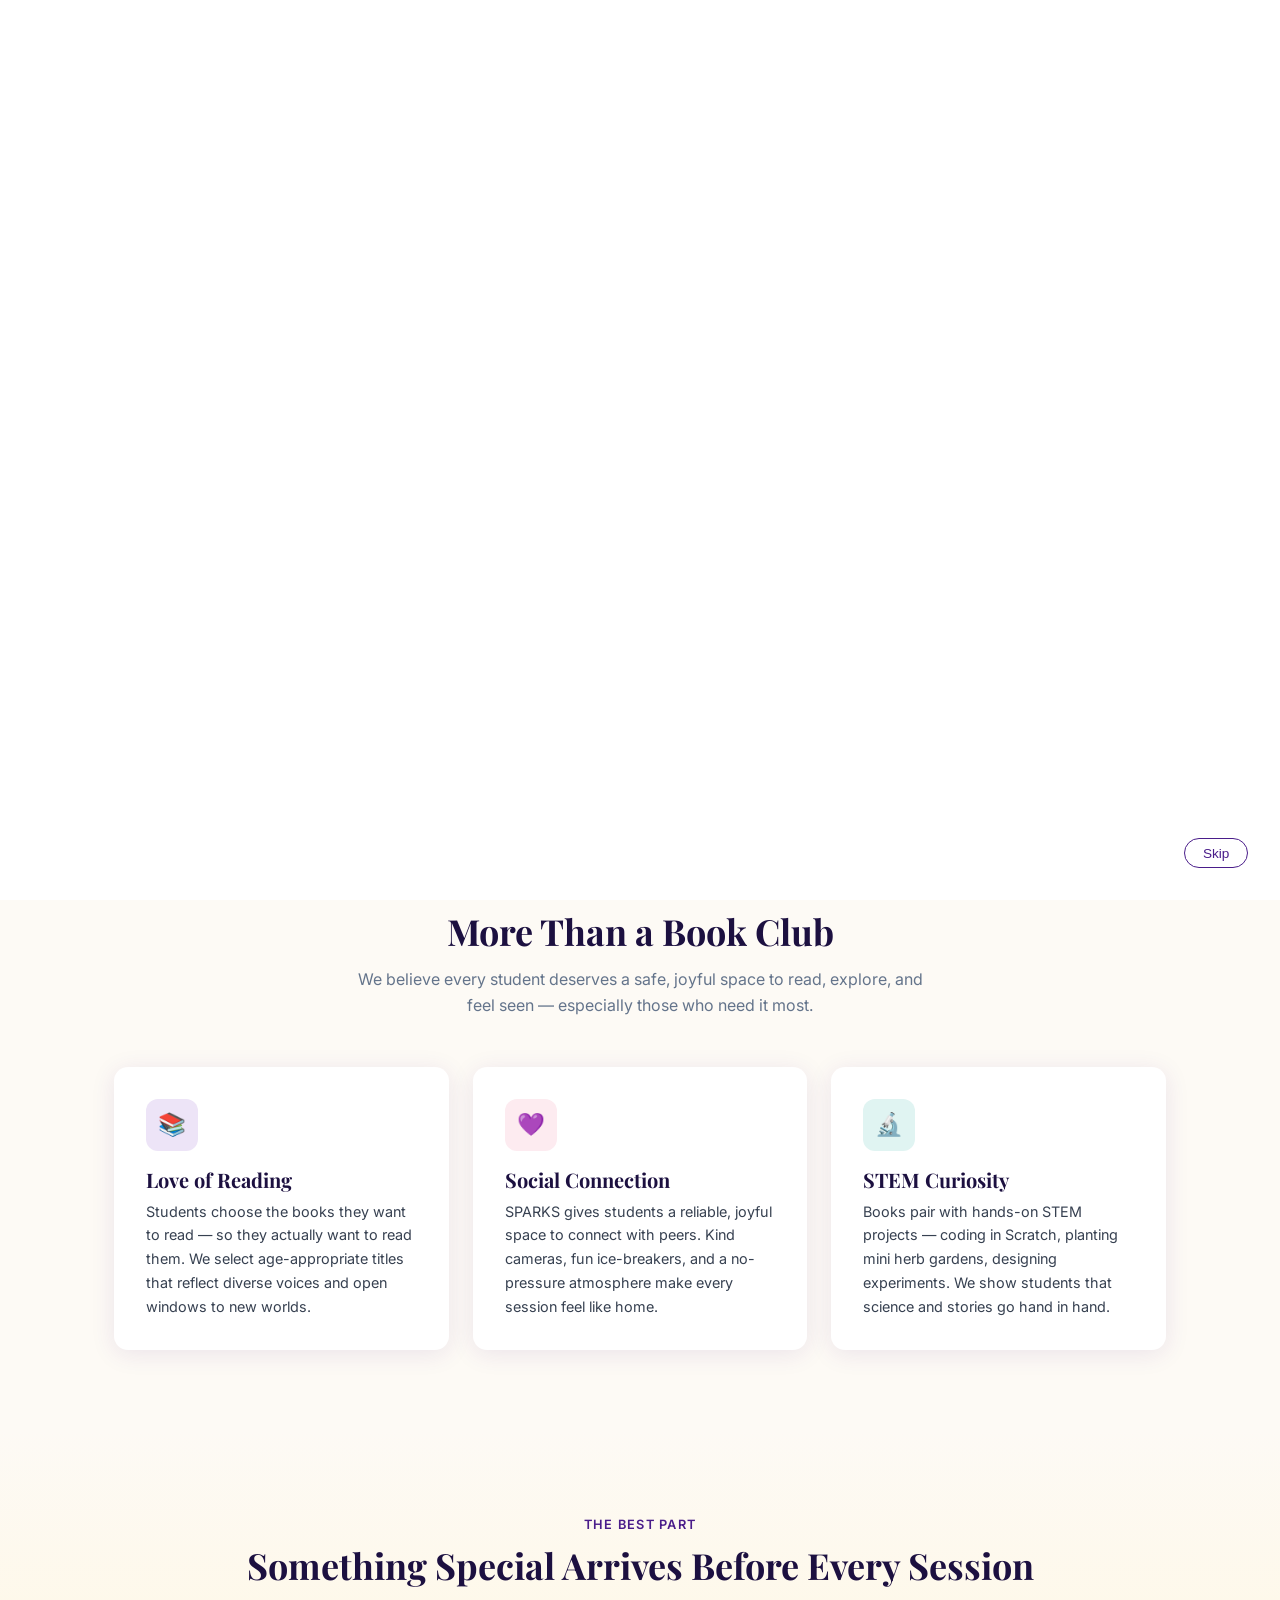
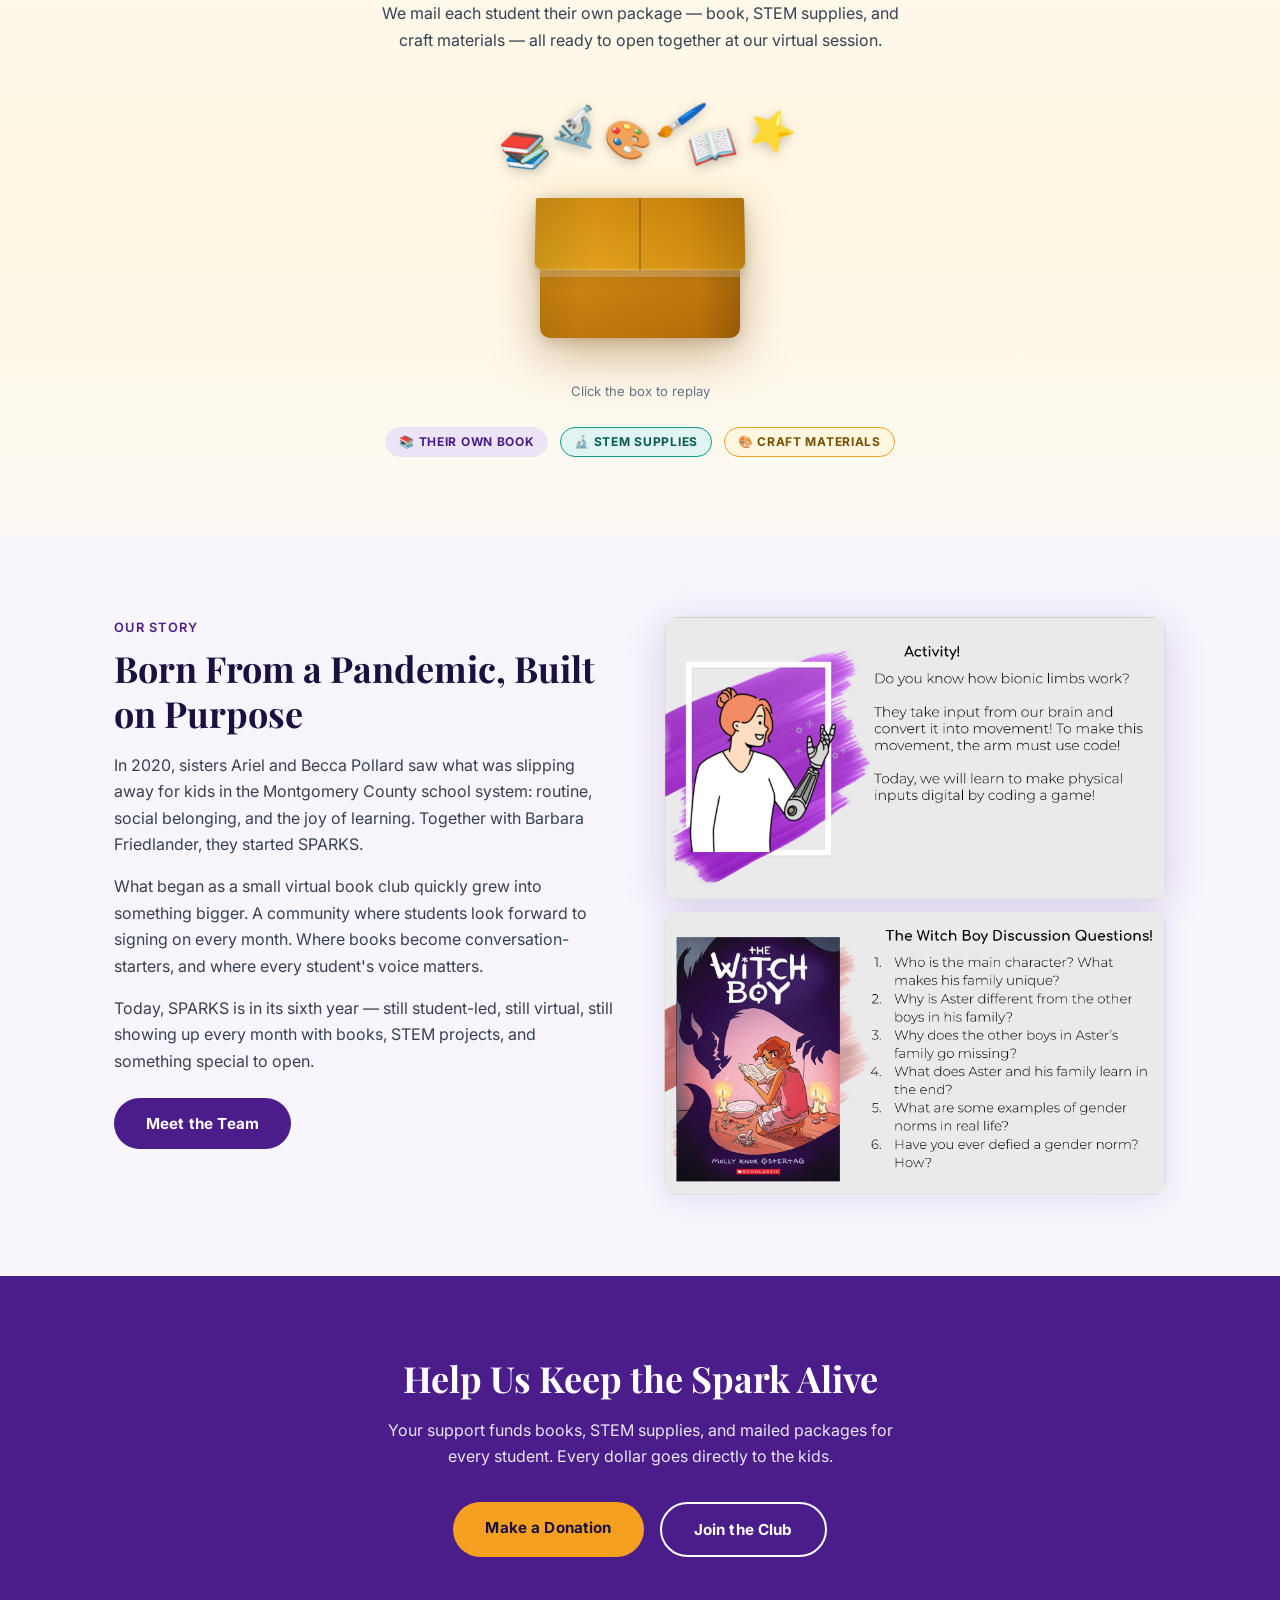
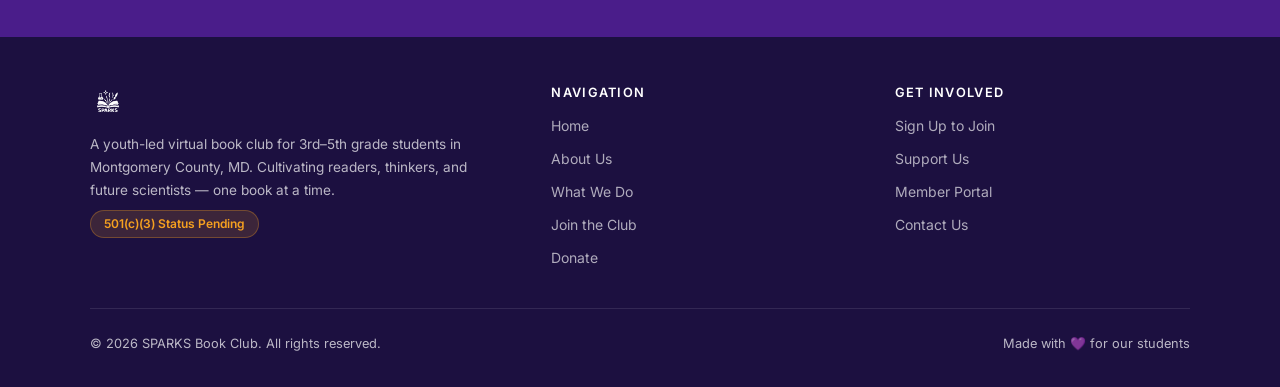
<file: SparkLearningBookClub-main 2/index.html>
<!DOCTYPE html>
<html lang="en">
<head>
  <meta charset="UTF-8" />
  <meta name="viewport" content="width=device-width, initial-scale=1.0" />
  <title>SPARKS Book Club — Books, STEM &amp; Community</title>
  <link rel="icon" type="image/png" href="images/favicon.png">
  <link rel="stylesheet" href="styles.css" />
</head>
<body>

<!-- ── Splash screen ── -->
<div id="splash">
  <video id="splashVideo" autoplay muted playsinline>
    <source src="images/logo/animated_logo.mp4" type="video/mp4">
  </video>
  <button id="splashSkip" data-text="splash.skip">Skip</button>
</div>

<!-- ── Navigation ── -->
<nav class="nav">
  <div class="nav__inner">
    <a href="index.html" class="nav__logo">
      <img src="images/logo/logo.png" alt="SPARKS Book Club" style="height:90px;width:auto;">
    </a>
    <ul class="nav__links">
      <li><a href="index.html">Home</a></li>
      <li><a href="about.html">About</a></li>
      <li><a href="activities.html">What We Do</a></li>
      <li><a href="join.html">Join</a></li>
      <li><a href="members/index.html">Log In</a></li>
      <li><a href="donate.html" class="nav__cta"><span class="btn btn--primary" style="padding:.5rem 1.25rem;font-size:.85rem;" data-text="nav.donate">Donate</span></a></li>
    </ul>
    <button class="nav__toggle" aria-label="Open menu">
      <span></span><span></span><span></span>
    </button>
  </div>
</nav>

<!-- ── Hero ── -->
<section class="hero">
  <span class="hero__sparkles" style="top:12%;left:8%;">✦</span>
  <span class="hero__sparkles" style="top:25%;right:10%;animation-delay:1.5s;">✦</span>
  <span class="hero__sparkles" style="bottom:22%;left:15%;animation-delay:3s;font-size:1.2rem;">✦</span>
  <span class="hero__sparkles" style="top:18%;right:22%;animation-delay:.8s;font-size:1rem;">✦</span>
  <div class="container" style="position:relative;z-index:1;">
    <div style="display:flex;justify-content:center;gap:.6rem;flex-wrap:wrap;margin-bottom:1rem;">
      <span class="badge badge--gold" data-text="home.hero.badge1">Youth-Led ✦</span>
      <span class="badge" style="background:rgba(255,255,255,.18);color:#fff;border:1px solid rgba(255,255,255,.3);" data-text="home.hero.badge2">Montgomery County, MD</span>
    </div>
    <div class="hero__eyebrow" data-text="home.hero.eyebrow">Books · STEM · Community</div>
    <h1><span data-text="home.hero.title1">Igniting a Love of</span><br><span data-text="home.hero.title2">Reading, STEM &amp; Connection</span></h1>
    <p data-text="home.hero.deck">SPARKS Book Club brings together 3rd–5th grade students for joyful reading, hands-on STEM activities, and real community — virtually, every month.</p>
    <div class="hero__buttons">
      <a href="join.html" class="btn btn--gold" data-text="home.hero.cta1">Join the Club</a>
      <a href="about.html" class="btn btn--outline" data-text="home.hero.cta2">Our Story</a>
    </div>
  </div>
</section>

<!-- ── Stats ── -->
<div class="container">
  <div class="stats">
    <div class="stats__item">
      <div class="stats__num" data-text="home.stats.num1">9</div>
      <div class="stats__label" data-text="home.stats.label1">Sessions Per School Year</div>
    </div>
    <div class="stats__item">
      <div class="stats__num" data-text="home.stats.num2">3rd–5th</div>
      <div class="stats__label" data-text="home.stats.label2">Grade Levels</div>
    </div>
    <div class="stats__item">
      <div class="stats__num" data-text="home.stats.num3">2020</div>
      <div class="stats__label" data-text="home.stats.label3">Youth-Led Since</div>
    </div>
  </div>
</div>

<!-- ── Mission ── -->
<section class="section">
  <div class="container">
    <div class="section-header">
      <span class="eyebrow" data-text="home.mission.eyebrow">Our Mission</span>
      <h2 data-text="home.mission.title">More Than a Book Club</h2>
      <p data-text="home.mission.deck">We believe every student deserves a safe, joyful space to read, explore, and feel seen — especially those who need it most.</p>
    </div>

    <div class="cards mt-4">
      <div class="card">
        <div class="card__icon">📚</div>
        <h3 data-text="home.mission.card1.title">Love of Reading</h3>
        <p data-text="home.mission.card1.body">Students choose the books they want to read — so they actually want to read them. We select age-appropriate titles that reflect diverse voices and open windows to new worlds.</p>
      </div>
      <div class="card">
        <div class="card__icon card__icon--coral">💜</div>
        <h3 data-text="home.mission.card2.title">Social Connection</h3>
        <p data-text="home.mission.card2.body">SPARKS gives students a reliable, joyful space to connect with peers. Kind cameras, fun ice-breakers, and a no-pressure atmosphere make every session feel like home.</p>
      </div>
      <div class="card">
        <div class="card__icon card__icon--teal">🔬</div>
        <h3 data-text="home.mission.card3.title">STEM Curiosity</h3>
        <p data-text="home.mission.card3.body">Books pair with hands-on STEM projects — coding in Scratch, planting mini herb gardens, designing experiments. We show students that science and stories go hand in hand.</p>
      </div>
    </div>
  </div>
</section>

<!-- ── Package Animation ── -->
<section class="section pkg-section">
  <div class="container text-center">
    <span class="eyebrow" data-reveal data-text="home.pkg.eyebrow">The Best Part</span>
    <h2 data-reveal data-text="home.pkg.title">Something Special Arrives Before Every Session</h2>
    <p data-reveal style="max-width:520px;margin:.75rem auto 2.5rem;" data-text="home.pkg.deck">We mail each student their own package — book, STEM supplies, and craft materials — all ready to open together at our virtual session.</p>
    <div class="pkg-stage">
      <div class="pkg-wrap" id="pkgWrap" title="Click to replay">
        <div class="pkg-items" aria-hidden="true">
          <span class="pkg-item">📚</span>
          <span class="pkg-item">🔬</span>
          <span class="pkg-item">🎨</span>
          <span class="pkg-item">🖌️</span>
          <span class="pkg-item">📖</span>
          <span class="pkg-item">⭐</span>
        </div>
        <div class="pkg-lid"><div class="pkg-lid__face"></div></div>
        <div class="pkg-body"><div class="pkg-tape"></div></div>
      </div>
    </div>
    <p style="color:var(--gray);font-size:.82rem;margin-top:.5rem;" data-text="home.pkg.replay">Click the box to replay</p>
    <div style="display:flex;gap:.75rem;justify-content:center;flex-wrap:wrap;margin-top:1.5rem;" data-reveal>
      <span class="badge badge--purple" data-text="home.pkg.badge1">📚 Their own book</span>
      <span class="badge badge--teal" data-text="home.pkg.badge2">🔬 STEM supplies</span>
      <span class="badge badge--gold" data-text="home.pkg.badge3">🎨 Craft materials</span>
    </div>
  </div>
</section>

<!-- ── Origin Story ── -->
<section class="section section--shaded">
  <div class="container" style="display:grid;grid-template-columns:1fr 1fr;gap:3rem;align-items:start;">
    <div>
      <span class="eyebrow" style="color:var(--purple);display:block;margin-bottom:.5rem;" data-text="home.story.eyebrow">Our Story</span>
      <h2 data-text="home.story.title">Born From a Pandemic, Built on Purpose</h2>
      <p class="mt-2" data-text="home.story.p1">In 2020, sisters Ariel and Becca Pollard saw what was slipping away for kids in the Montgomery County school system: routine, social belonging, and the joy of learning. Together with Barbara Friedlander, they started SPARKS.</p>
      <p class="mt-2" data-text="home.story.p2">What began as a small virtual book club quickly grew into something bigger. A community where students look forward to signing on every month. Where books become conversation-starters, and where every student's voice matters.</p>
      <p class="mt-2" data-text="home.story.p3">Today, SPARKS is in its sixth year — still student-led, still virtual, still showing up every month with books, STEM projects, and something special to open.</p>
      <a href="about.html" class="btn btn--primary" style="margin-top:1.5rem;" data-text="home.story.cta">Meet the Team</a>
    </div>
    <div style="display:flex;flex-direction:column;gap:.75rem;">
      <img src="images/book-club-activities.png" alt="SPARKS book club activities" style="border-radius:var(--radius);box-shadow:var(--shadow-lg);width:100%;">
      <img src="images/book-club-discussion.png" alt="SPARKS book club discussion" style="border-radius:var(--radius);box-shadow:var(--shadow);width:100%;">
    </div>
  </div>
</section>

<!-- ── CTA ── -->
<section class="section section--purple">
  <div class="container text-center">
    <h2 data-text="home.cta.title">Help Us Keep the Spark Alive</h2>
    <p style="color:rgba(255,255,255,.88);max-width:520px;margin:1rem auto 2rem;" data-text="home.cta.body">Your support funds books, STEM supplies, and mailed packages for every student. Every dollar goes directly to the kids.</p>
    <div style="display:flex;gap:1rem;justify-content:center;flex-wrap:wrap;">
      <a href="donate.html" class="btn btn--gold" data-text="home.cta.donate">Make a Donation</a>
      <a href="join.html" class="btn btn--outline" data-text="home.cta.join">Join the Club</a>
    </div>
  </div>
</section>

<!-- ── Footer ── -->
<footer class="footer">
  <div class="footer__inner">
    <div>
      <a href="index.html" class="footer__brand">
        <img src="images/logo/logo.png" alt="SPARKS Book Club" style="height:36px;width:auto;filter:brightness(0) invert(1);">
      </a>
      <p data-text="footer.tagline">A youth-led virtual book club for 3rd–5th grade students in Montgomery County, MD. Cultivating readers, thinkers, and future scientists — one book at a time.</p>
      <span class="footer__501" data-text="footer.status">501(c)(3) Status Pending</span>
    </div>
    <div>
      <h4>Navigation</h4>
      <ul>
        <li><a href="index.html">Home</a></li>
        <li><a href="about.html">About Us</a></li>
        <li><a href="activities.html">What We Do</a></li>
        <li><a href="join.html">Join the Club</a></li>
        <li><a href="donate.html">Donate</a></li>
      </ul>
    </div>
    <div>
      <h4>Get Involved</h4>
      <ul>
        <li><a href="join.html">Sign Up to Join</a></li>
        <li><a href="donate.html">Support Us</a></li>
        <li><a href="members/index.html">Member Portal</a></li>
        <li><a href="mailto:naomi@pollard.us">Contact Us</a></li>
      </ul>
    </div>
  </div>
  <div class="footer__bottom">
    <span data-text="footer.copyright">© 2026 SPARKS Book Club. All rights reserved.</span>
    <span data-text="footer.madewith">Made with 💜 for our students</span>
  </div>
</footer>

<script src="nav.js"></script>
<script src="animations.js"></script>
<script src="text-editor.js"></script>
</body>
</html>
</file>
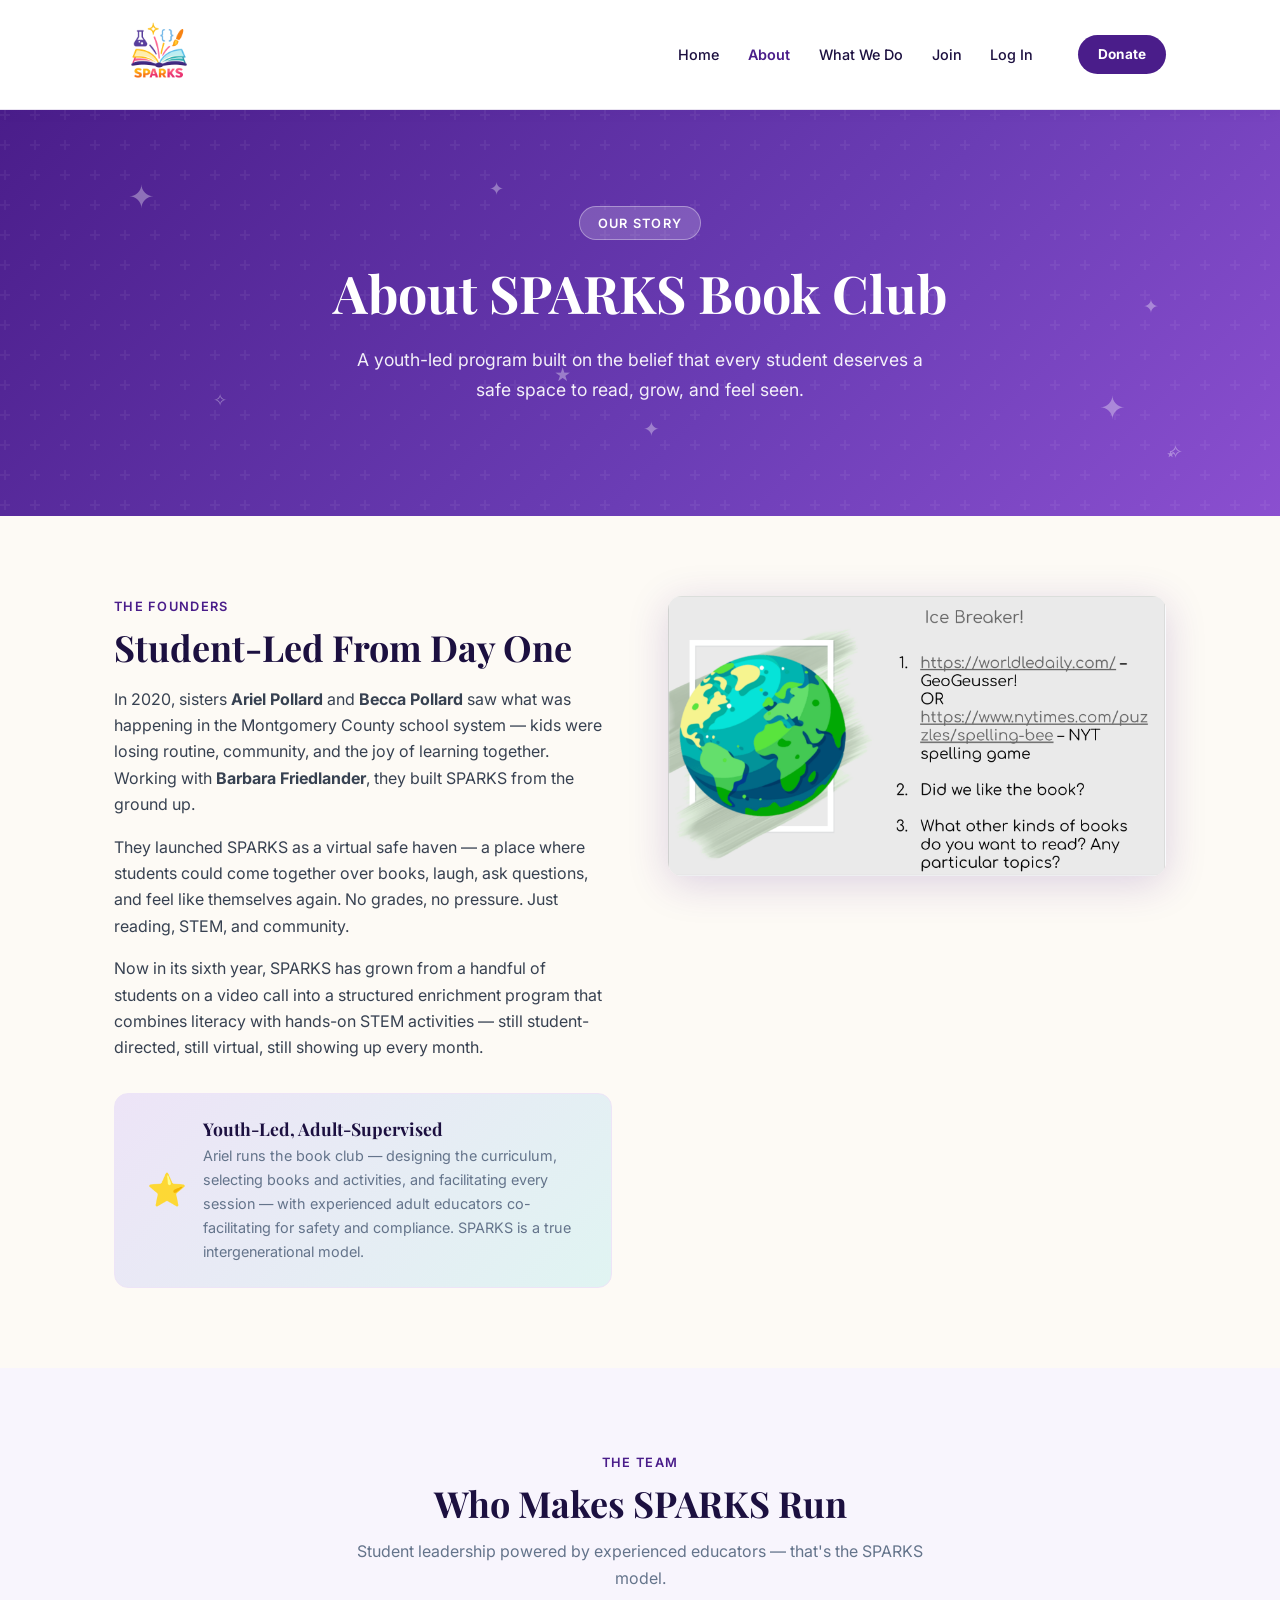
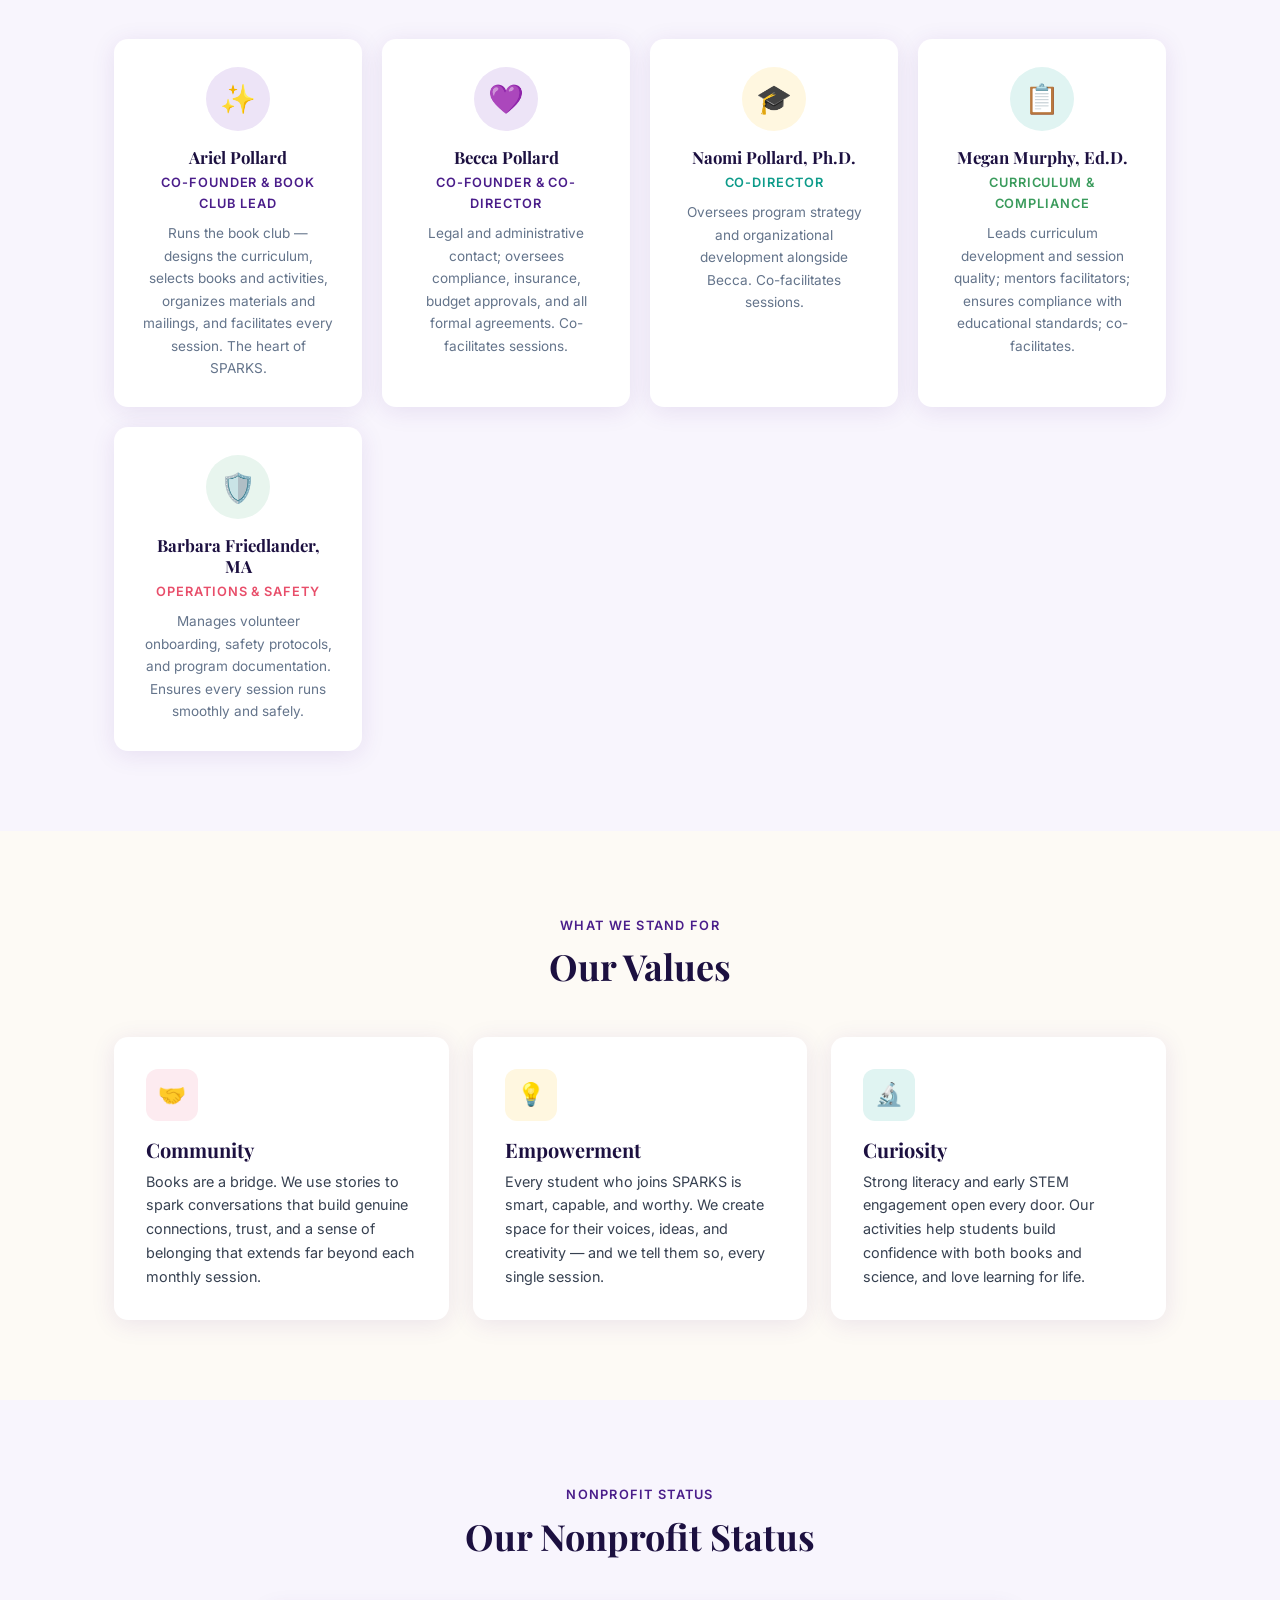
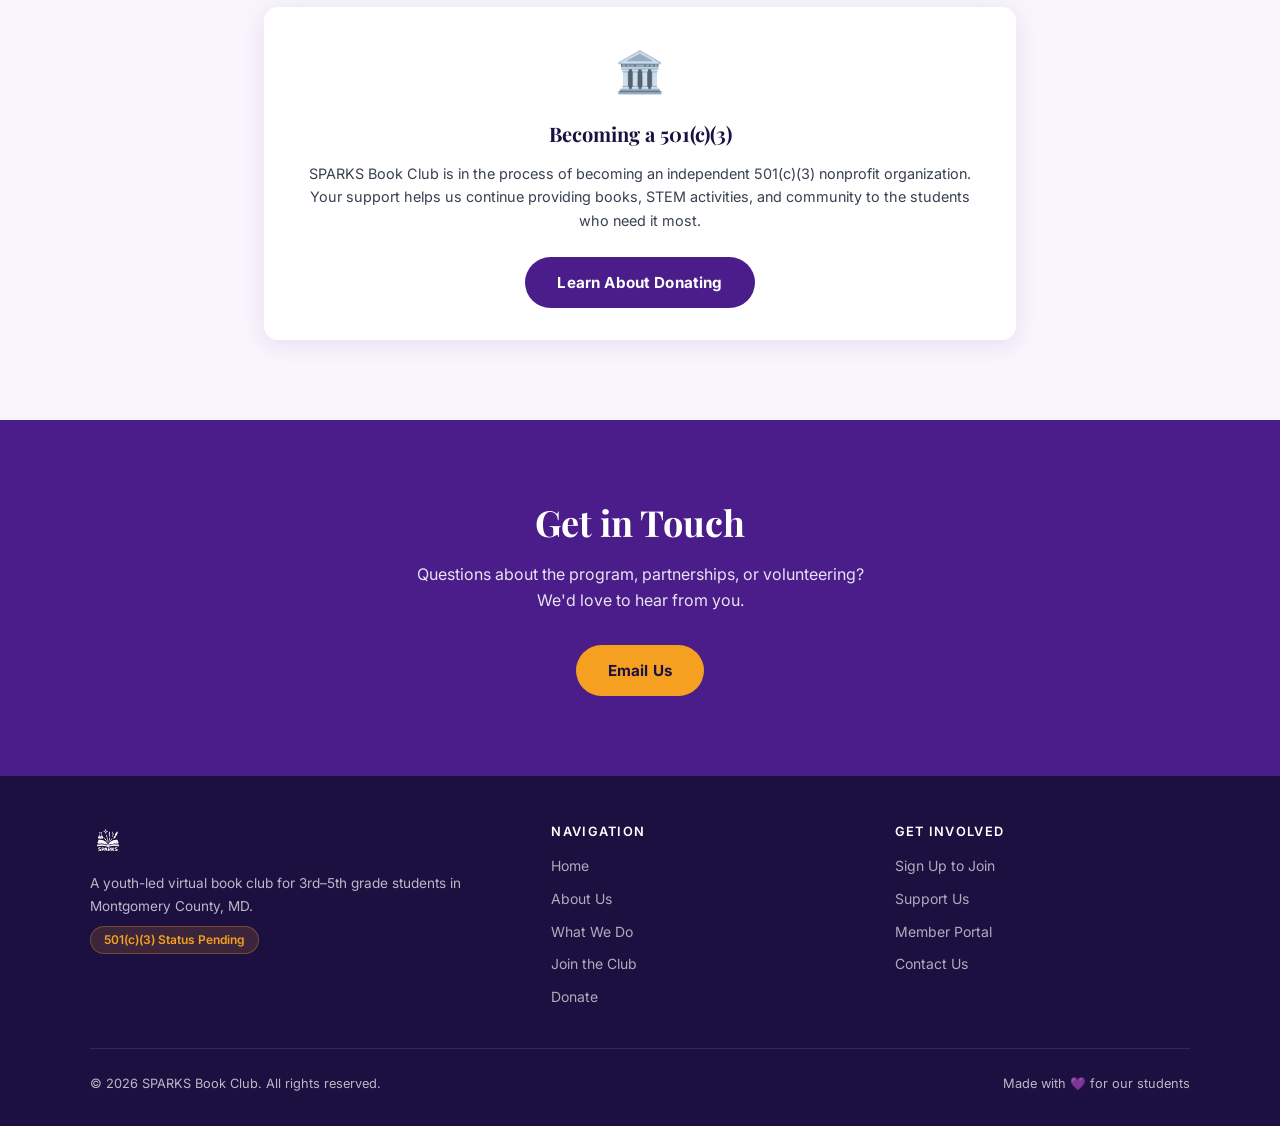
<file: SparkLearningBookClub-main 2/about.html>
<!DOCTYPE html>
<html lang="en">
<head>
  <meta charset="UTF-8" />
  <meta name="viewport" content="width=device-width, initial-scale=1.0" />
  <title>About Us — SPARKS Book Club</title>
  <link rel="icon" type="image/png" href="images/favicon.png">
  <link rel="stylesheet" href="styles.css" />
</head>
<body>

<nav class="nav">
  <div class="nav__inner">
    <a href="index.html" class="nav__logo"><img src="images/logo/logo.png" alt="SPARKS Book Club" style="height:90px;width:auto;"></a>
    <ul class="nav__links">
      <li><a href="index.html">Home</a></li>
      <li><a href="about.html">About</a></li>
      <li><a href="activities.html">What We Do</a></li>
      <li><a href="join.html">Join</a></li>
      <li><a href="members/index.html">Log In</a></li>
      <li><a href="donate.html" class="nav__cta"><span class="btn btn--primary" style="padding:.5rem 1.25rem;font-size:.85rem;" data-text="nav.donate">Donate</span></a></li>
    </ul>
    <button class="nav__toggle" aria-label="Open menu"><span></span><span></span><span></span></button>
  </div>
</nav>

<!-- Page hero -->
<section class="hero">
  <span class="hero__sparkles" style="top:15%;left:10%;">✦</span>
  <span class="hero__sparkles" style="bottom:20%;right:12%;animation-delay:2s;">✦</span>
  <div class="container" style="position:relative;z-index:1;">
    <div class="hero__eyebrow" data-text="about.hero.eyebrow">Our Story</div>
    <h1 data-text="about.hero.title">About SPARKS Book Club</h1>
    <p data-text="about.hero.deck">A youth-led program built on the belief that every student deserves a safe space to read, grow, and feel seen.</p>
  </div>
</section>

<!-- Founders -->
<section class="section">
  <div class="container">
    <div style="display:grid;grid-template-columns:1fr 1fr;gap:3.5rem;align-items:start;">
      <div>
        <span class="eyebrow" style="display:block;margin-bottom:.5rem;" data-text="about.founders.eyebrow">The Founders</span>
        <h2 data-text="about.founders.title">Student-Led From Day One</h2>
        <p class="mt-2" data-text="about.founders.p1">In 2020, sisters <strong>Ariel Pollard</strong> and <strong>Becca Pollard</strong> saw what was happening in the Montgomery County school system — kids were losing routine, community, and the joy of learning together. Working with <strong>Barbara Friedlander</strong>, they built SPARKS from the ground up.</p>
        <p class="mt-2" data-text="about.founders.p2">They launched SPARKS as a virtual safe haven — a place where students could come together over books, laugh, ask questions, and feel like themselves again. No grades, no pressure. Just reading, STEM, and community.</p>
        <p class="mt-2" data-text="about.founders.p3">Now in its sixth year, SPARKS has grown from a handful of students on a video call into a structured enrichment program that combines literacy with hands-on STEM activities — still student-directed, still virtual, still showing up every month.</p>

        <div class="youth-banner mt-4">
          <div class="youth-banner__icon">⭐</div>
          <div>
            <h3 data-text="about.youth.title">Youth-Led, Adult-Supervised</h3>
            <p data-text="about.youth.body">Ariel runs the book club — designing the curriculum, selecting books and activities, and facilitating every session — with experienced adult educators co-facilitating for safety and compliance. SPARKS is a true intergenerational model.</p>
          </div>
        </div>
      </div>
      <img src="images/icebreaker-activity.png" alt="SPARKS book club ice-breaker activity" style="width:100%;border-radius:var(--radius);box-shadow:var(--shadow-lg);display:block;">
    </div>
  </div>
</section>

<!-- Team -->
<section class="section section--shaded">
  <div class="container">
    <div class="section-header">
      <span class="eyebrow" data-text="about.team.eyebrow">The Team</span>
      <h2 data-text="about.team.title">Who Makes SPARKS Run</h2>
      <p data-text="about.team.deck">Student leadership powered by experienced educators — that's the SPARKS model.</p>
    </div>
    <div class="team-cards">
      <div class="team-card">
        <div class="team-card__avatar">✨</div>
        <h3 data-text="about.team.m1.name">Ariel Pollard</h3>
        <span class="team-card__role" data-text="about.team.m1.role">Co-Founder &amp; Book Club Lead</span>
        <p data-text="about.team.m1.bio">Runs the book club — designs the curriculum, selects books and activities, organizes materials and mailings, and facilitates every session. The heart of SPARKS.</p>
      </div>
      <div class="team-card">
        <div class="team-card__avatar team-card__avatar--coral">💜</div>
        <h3 data-text="about.team.m2.name">Becca Pollard</h3>
        <span class="team-card__role" style="color:var(--purple);" data-text="about.team.m2.role">Co-Founder &amp; Co-Director</span>
        <p data-text="about.team.m2.bio">Legal and administrative contact; oversees compliance, insurance, budget approvals, and all formal agreements. Co-facilitates sessions.</p>
      </div>
      <div class="team-card">
        <div class="team-card__avatar team-card__avatar--gold">🎓</div>
        <h3 data-text="about.team.m3.name">Naomi Pollard, Ph.D.</h3>
        <span class="team-card__role" style="color:var(--teal);" data-text="about.team.m3.role">Co-Director</span>
        <p data-text="about.team.m3.bio">Oversees program strategy and organizational development alongside Becca. Co-facilitates sessions.</p>
      </div>
      <div class="team-card">
        <div class="team-card__avatar team-card__avatar--teal">📋</div>
        <h3 data-text="about.team.m4.name">Megan Murphy, Ed.D.</h3>
        <span class="team-card__role" style="color:var(--green);" data-text="about.team.m4.role">Curriculum &amp; Compliance</span>
        <p data-text="about.team.m4.bio">Leads curriculum development and session quality; mentors facilitators; ensures compliance with educational standards; co-facilitates.</p>
      </div>
      <div class="team-card">
        <div class="team-card__avatar team-card__avatar--green">🛡️</div>
        <h3 data-text="about.team.m5.name">Barbara Friedlander, MA</h3>
        <span class="team-card__role" style="color:var(--coral);" data-text="about.team.m5.role">Operations &amp; Safety</span>
        <p data-text="about.team.m5.bio">Manages volunteer onboarding, safety protocols, and program documentation. Ensures every session runs smoothly and safely.</p>
      </div>
    </div>
  </div>
</section>

<!-- Values -->
<section class="section">
  <div class="container">
    <div class="section-header">
      <span class="eyebrow" data-text="about.values.eyebrow">What We Stand For</span>
      <h2 data-text="about.values.title">Our Values</h2>
    </div>
    <div class="cards">
      <div class="card">
        <div class="card__icon card__icon--coral">🤝</div>
        <h3 data-text="about.values.v1.title">Community</h3>
        <p data-text="about.values.v1.body">Books are a bridge. We use stories to spark conversations that build genuine connections, trust, and a sense of belonging that extends far beyond each monthly session.</p>
      </div>
      <div class="card">
        <div class="card__icon card__icon--gold">💡</div>
        <h3 data-text="about.values.v2.title">Empowerment</h3>
        <p data-text="about.values.v2.body">Every student who joins SPARKS is smart, capable, and worthy. We create space for their voices, ideas, and creativity — and we tell them so, every single session.</p>
      </div>
      <div class="card">
        <div class="card__icon card__icon--teal">🔬</div>
        <h3 data-text="about.values.v3.title">Curiosity</h3>
        <p data-text="about.values.v3.body">Strong literacy and early STEM engagement open every door. Our activities help students build confidence with both books and science, and love learning for life.</p>
      </div>
    </div>
  </div>
</section>

<!-- 501c3 -->
<section class="section section--shaded">
  <div class="container" style="max-width:800px;">
    <div class="section-header">
      <span class="eyebrow" data-text="about.501.eyebrow">Nonprofit Status</span>
      <h2 data-text="about.501.title">Our Nonprofit Status</h2>
    </div>
    <div class="card" style="text-align:center;">
      <div style="font-size:2.5rem;margin-bottom:1rem;">🏛️</div>
      <h3 data-text="about.501.subtitle">Becoming a 501(c)(3)</h3>
      <p class="mt-2" data-text="about.501.body">SPARKS Book Club is in the process of becoming an independent 501(c)(3) nonprofit organization. Your support helps us continue providing books, STEM activities, and community to the students who need it most.</p>
      <a href="donate.html" class="btn btn--primary mt-4" style="margin-top:1.5rem;" data-text="about.501.cta">Learn About Donating</a>
    </div>
  </div>
</section>

<!-- Contact -->
<section class="section section--purple">
  <div class="container text-center">
    <h2 data-text="about.contact.title">Get in Touch</h2>
    <p style="color:rgba(255,255,255,.88);max-width:480px;margin:1rem auto 2rem;" data-text="about.contact.body">Questions about the program, partnerships, or volunteering? We'd love to hear from you.</p>
    <a href="mailto:naomi@pollard.us" class="btn btn--gold" data-text="about.contact.cta">Email Us</a>
  </div>
</section>

<footer class="footer">
  <div class="footer__inner">
    <div>
      <a href="index.html" class="footer__brand"><img src="images/logo/logo.png" alt="SPARKS Book Club" style="height:36px;width:auto;filter:brightness(0) invert(1);"></a>
      <p data-text="footer.tagline-short">A youth-led virtual book club for 3rd–5th grade students in Montgomery County, MD.</p>
      <span class="footer__501" data-text="footer.status">501(c)(3) Status Pending</span>
    </div>
    <div>
      <h4>Navigation</h4>
      <ul>
        <li><a href="index.html">Home</a></li>
        <li><a href="about.html">About Us</a></li>
        <li><a href="activities.html">What We Do</a></li>
        <li><a href="join.html">Join the Club</a></li>
        <li><a href="donate.html">Donate</a></li>
      </ul>
    </div>
    <div>
      <h4>Get Involved</h4>
      <ul>
        <li><a href="join.html">Sign Up to Join</a></li>
        <li><a href="donate.html">Support Us</a></li>
        <li><a href="members/index.html">Member Portal</a></li>
        <li><a href="mailto:naomi@pollard.us">Contact Us</a></li>
      </ul>
    </div>
  </div>
  <div class="footer__bottom">
    <span data-text="footer.copyright">© 2026 SPARKS Book Club. All rights reserved.</span>
    <span data-text="footer.madewith">Made with 💜 for our students</span>
  </div>
</footer>

<script src="nav.js"></script>
<script src="animations.js"></script>
<script src="text-editor.js"></script>
</body>
</html>
</file>
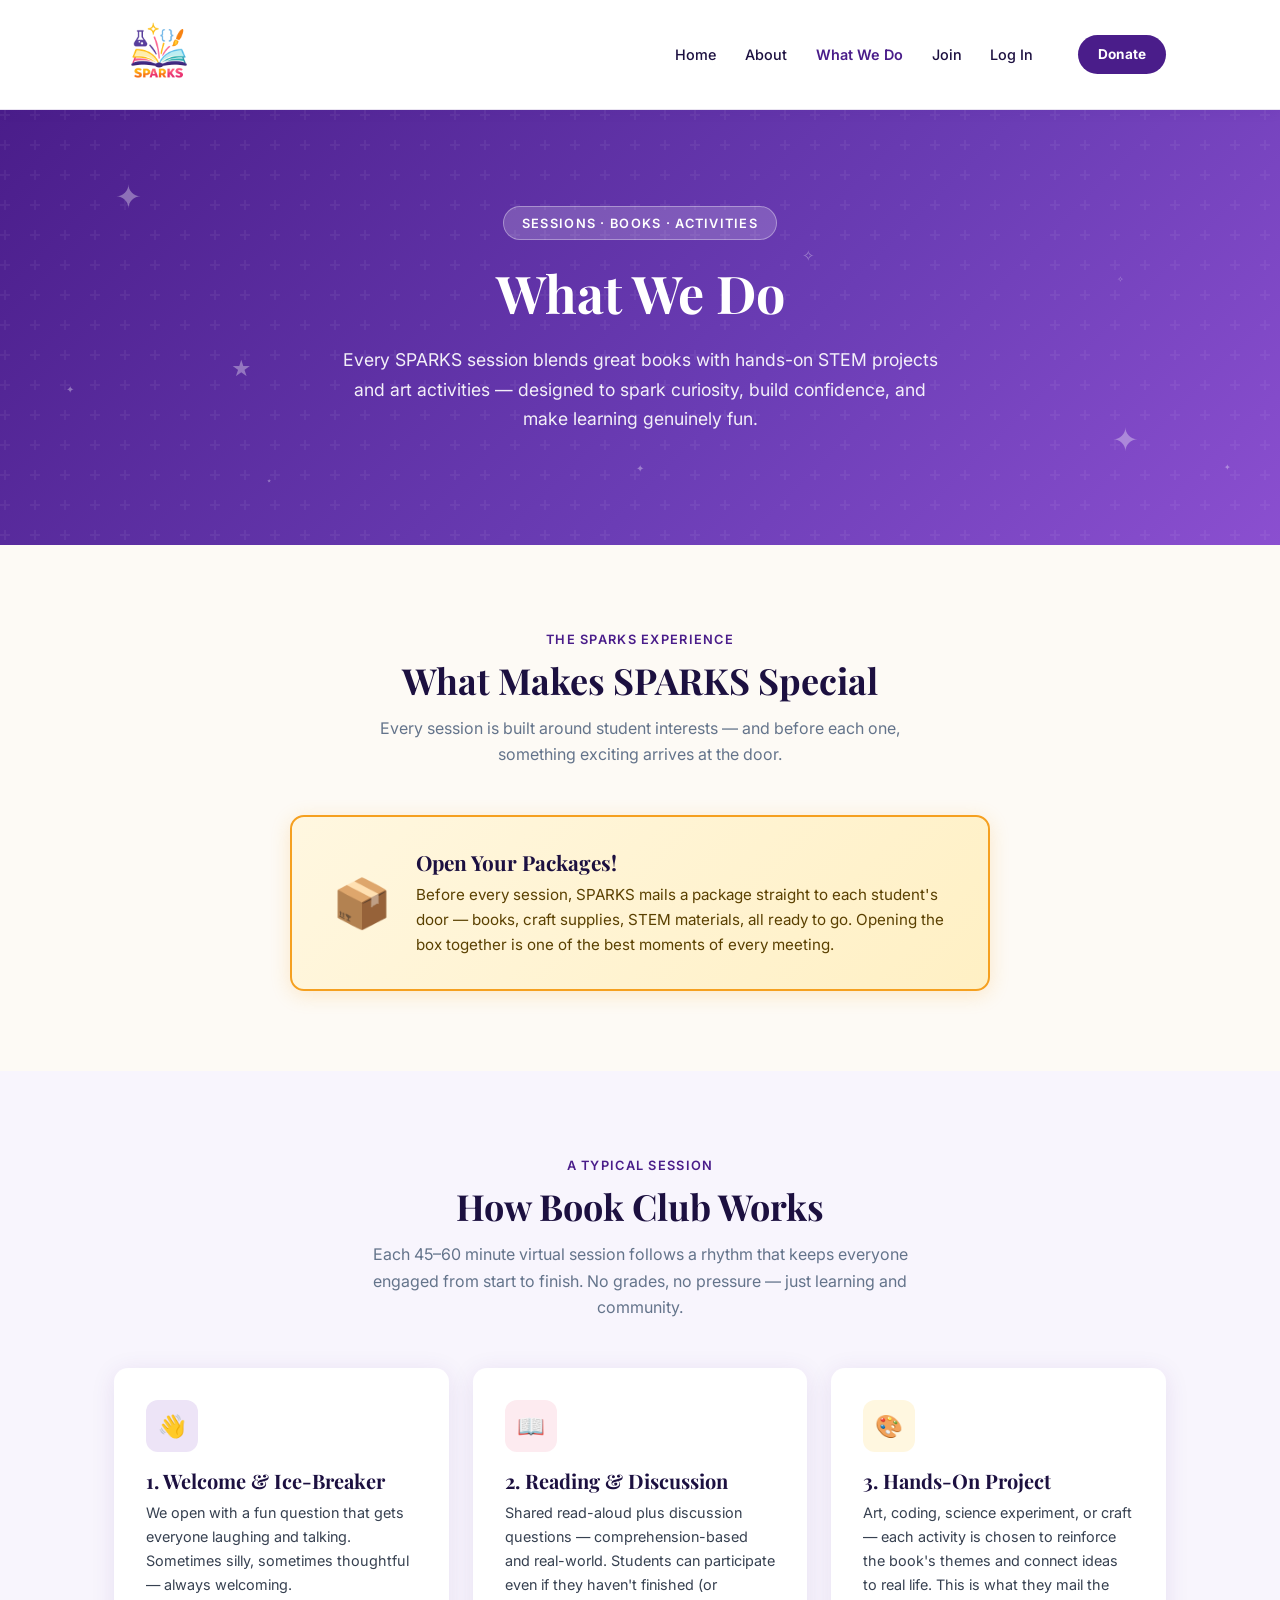
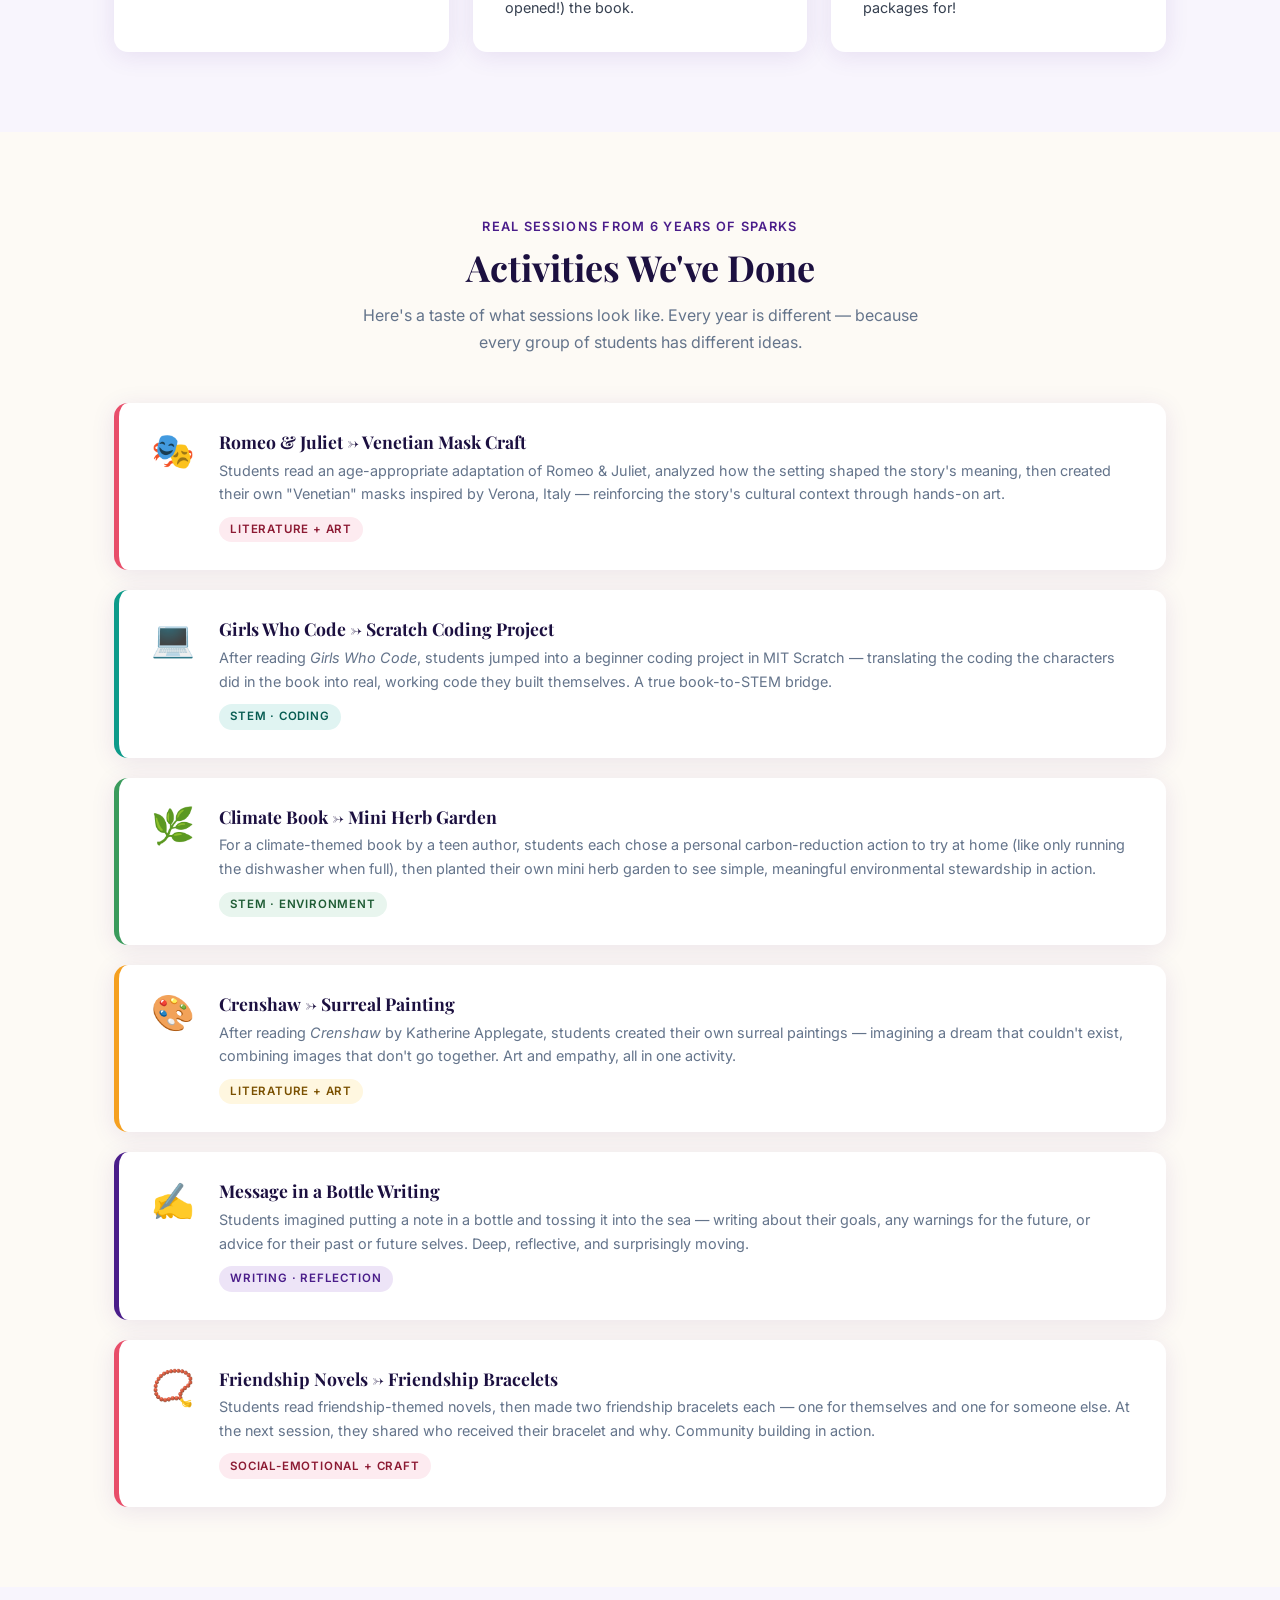
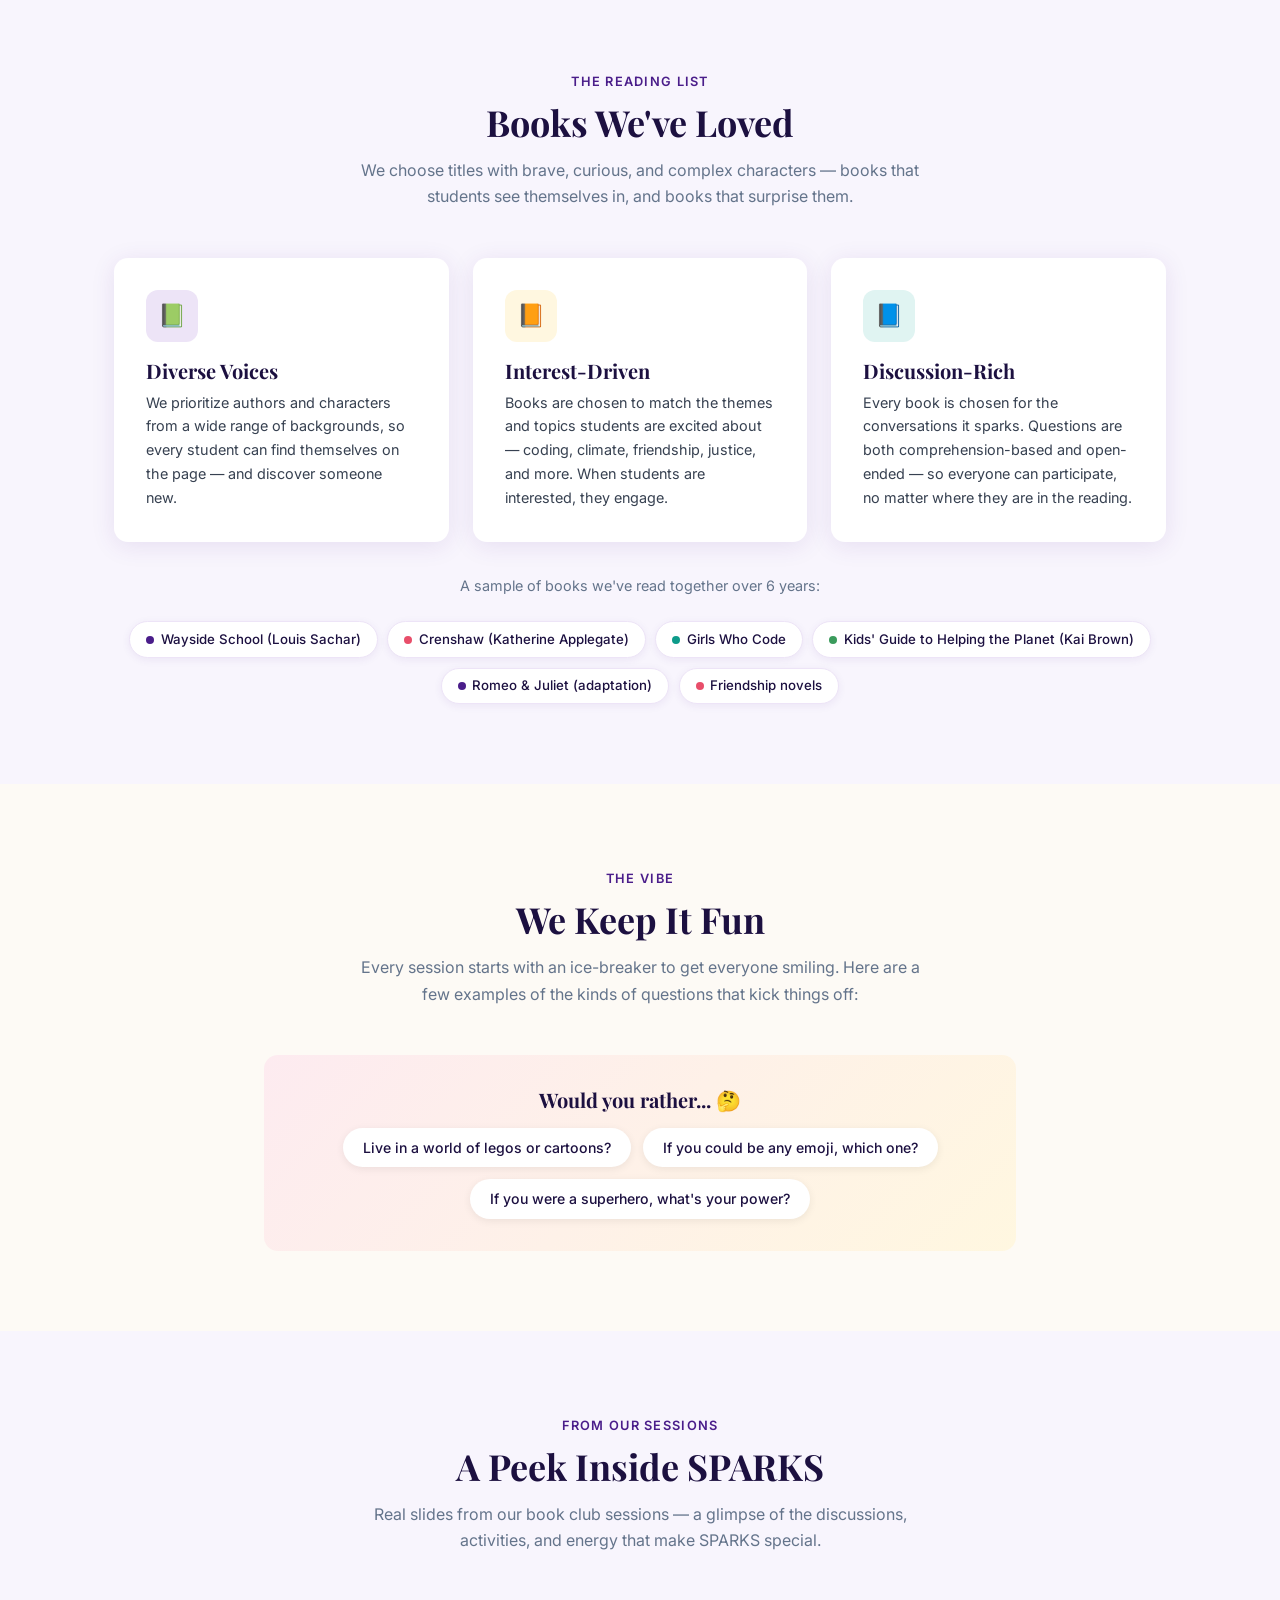
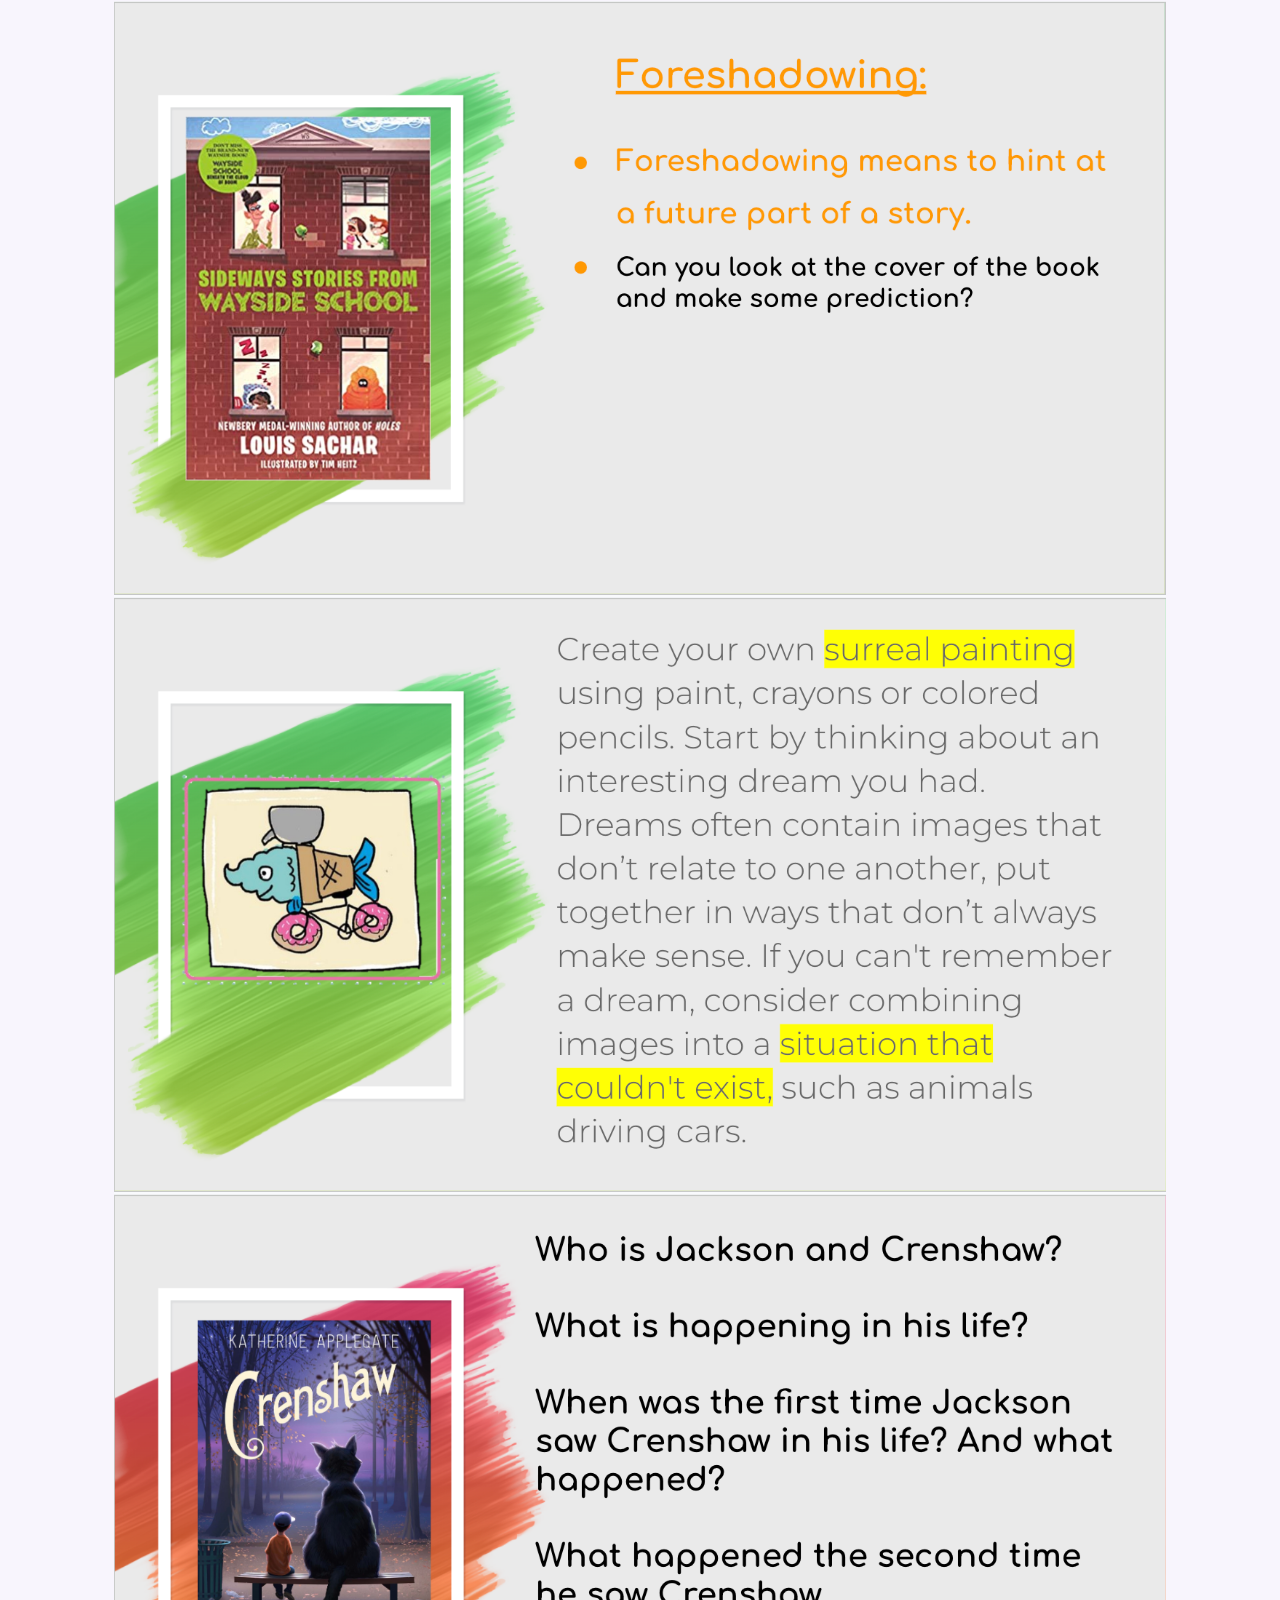
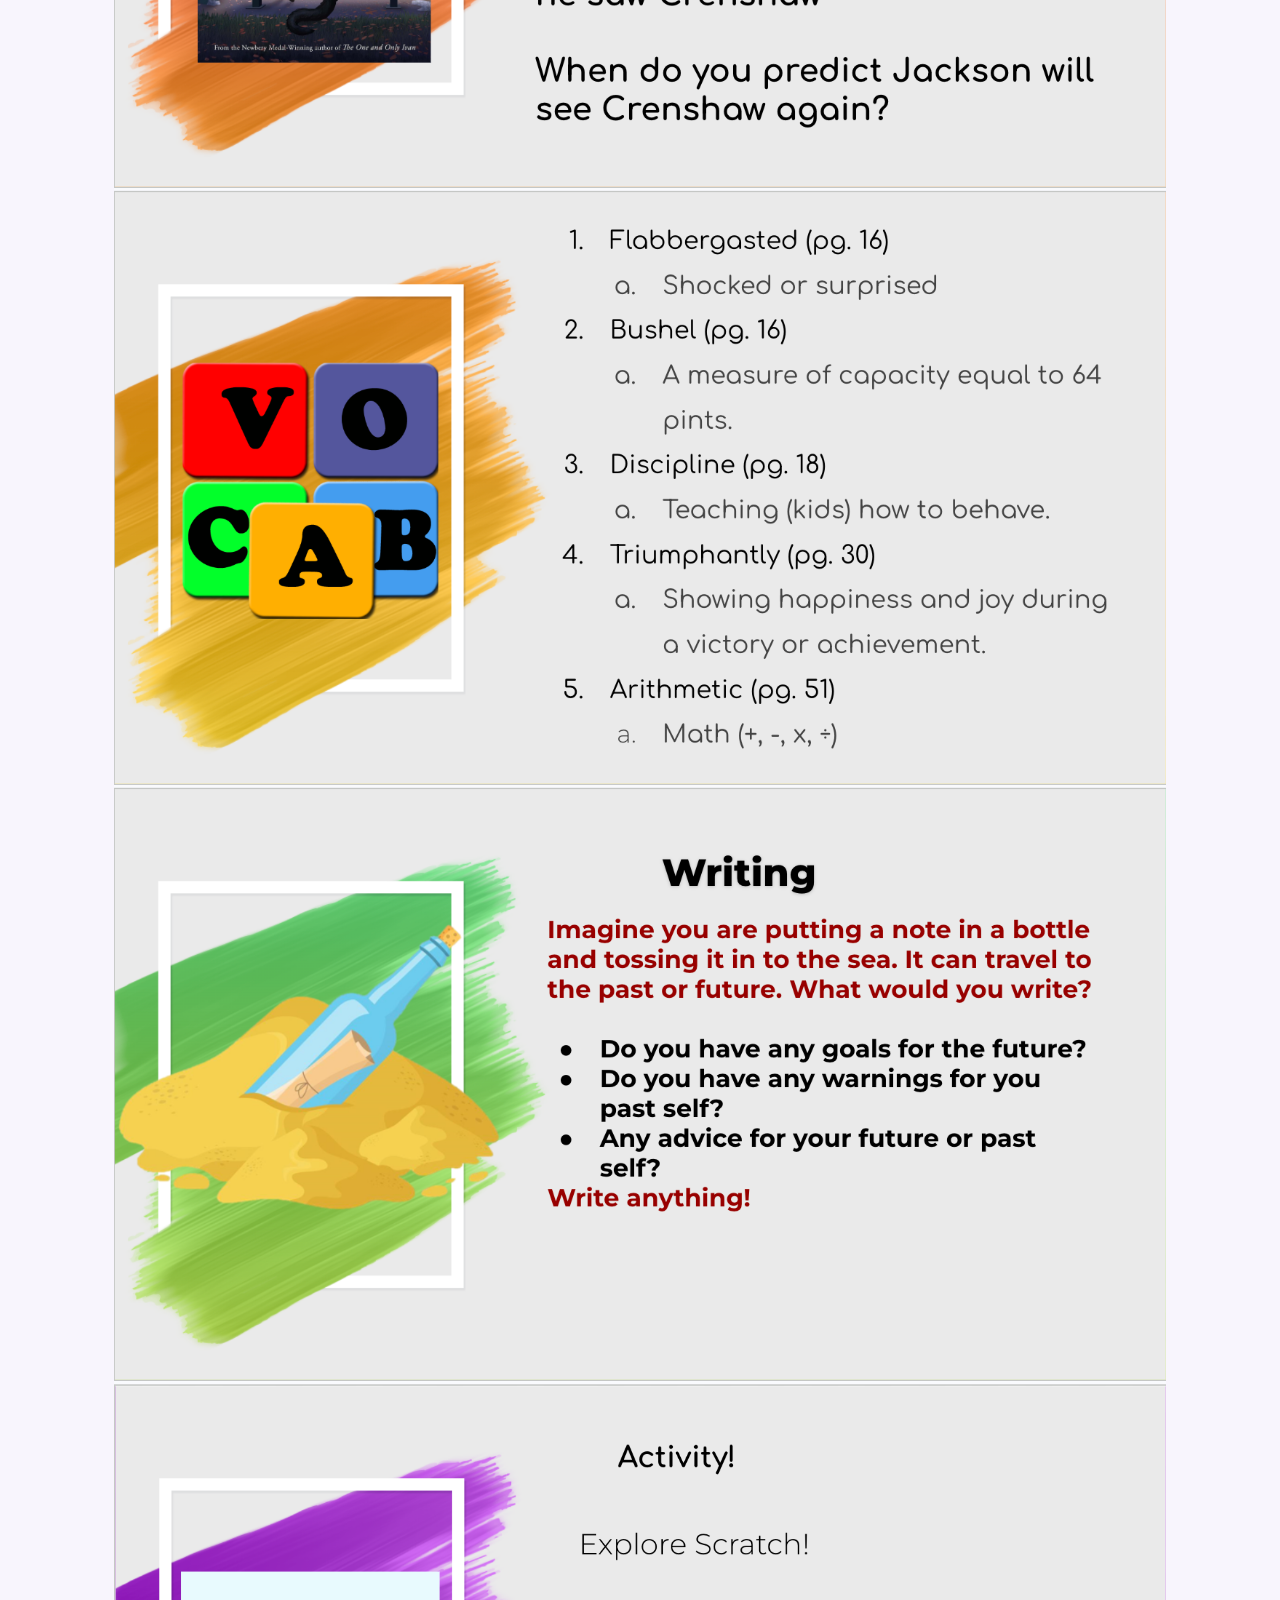
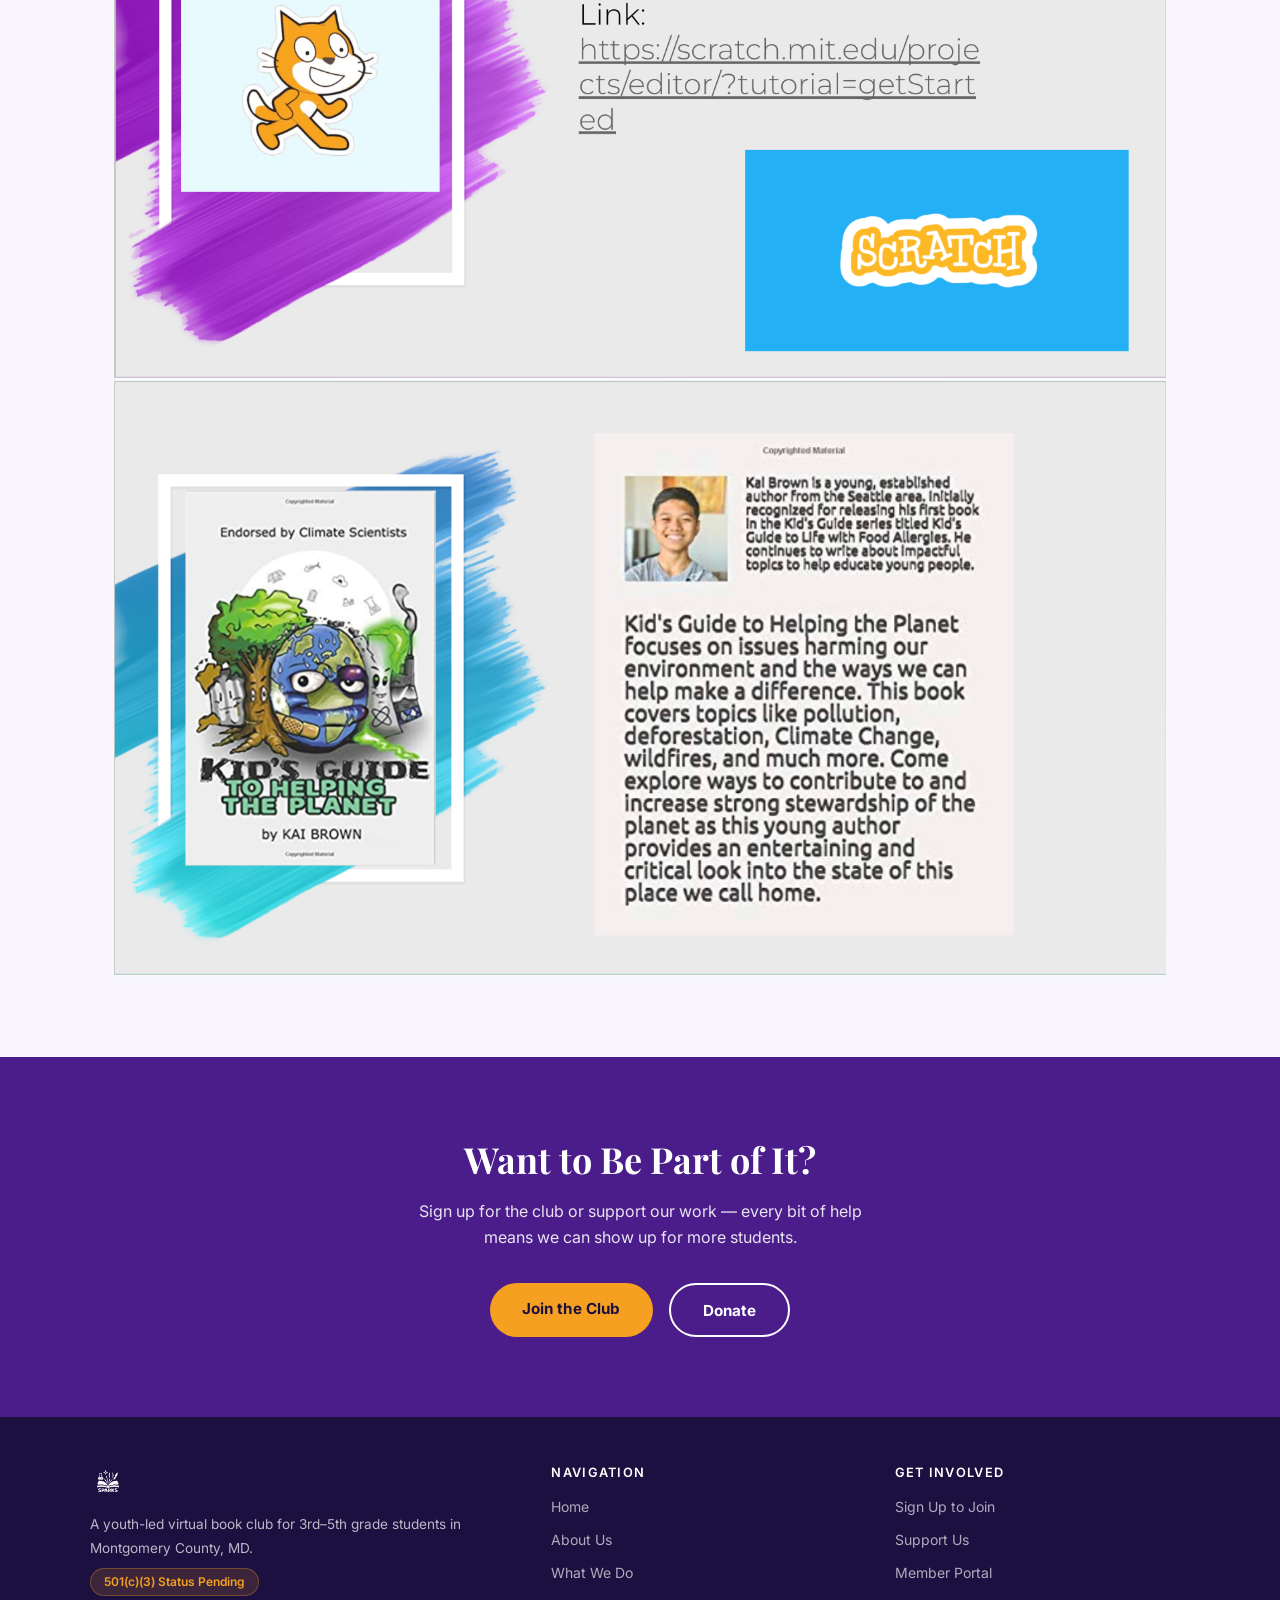
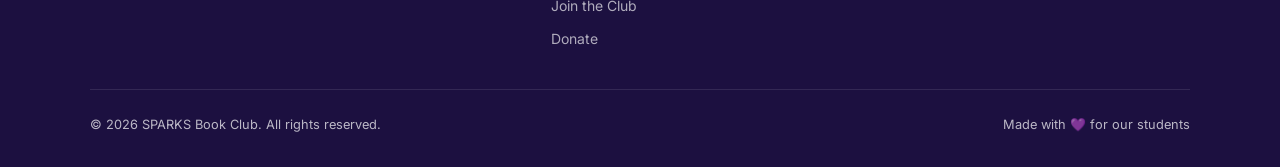
<file: SparkLearningBookClub-main 2/activities.html>
<!DOCTYPE html>
<html lang="en">
<head>
  <meta charset="UTF-8" />
  <meta name="viewport" content="width=device-width, initial-scale=1.0" />
  <title>What We Do — SPARKS Book Club</title>
  <link rel="icon" type="image/png" href="images/favicon.png">
  <link rel="stylesheet" href="styles.css" />
</head>
<body>

<nav class="nav">
  <div class="nav__inner">
    <a href="index.html" class="nav__logo"><img src="images/logo/logo.png" alt="SPARKS Book Club" style="height:90px;width:auto;"></a>
    <ul class="nav__links">
      <li><a href="index.html">Home</a></li>
      <li><a href="about.html">About</a></li>
      <li><a href="activities.html">What We Do</a></li>
      <li><a href="join.html">Join</a></li>
      <li><a href="members/index.html">Log In</a></li>
      <li><a href="donate.html" class="nav__cta"><span class="btn btn--primary" style="padding:.5rem 1.25rem;font-size:.85rem;" data-text="nav.donate">Donate</span></a></li>
    </ul>
    <button class="nav__toggle" aria-label="Open menu"><span></span><span></span><span></span></button>
  </div>
</nav>

<!-- Page hero -->
<section class="hero">
  <span class="hero__sparkles" style="top:14%;left:9%;">✦</span>
  <span class="hero__sparkles" style="bottom:18%;right:11%;animation-delay:1.8s;">✦</span>
  <div class="container" style="position:relative;z-index:1;">
    <div class="hero__eyebrow" data-text="activities.hero.eyebrow">Sessions · Books · Activities</div>
    <h1 data-text="activities.hero.title">What We Do</h1>
    <p data-text="activities.hero.deck">Every SPARKS session blends great books with hands-on STEM projects and art activities — designed to spark curiosity, build confidence, and make learning genuinely fun.</p>
  </div>
</section>

<!-- Packages -->
<section class="section">
  <div class="container">
    <div class="section-header">
      <span class="eyebrow" data-text="activities.exp.eyebrow">The SPARKS Experience</span>
      <h2 data-text="activities.exp.title">What Makes SPARKS Special</h2>
      <p data-text="activities.exp.deck">Every session is built around student interests — and before each one, something exciting arrives at the door.</p>
    </div>

    <div class="highlight-box" style="max-width:700px;margin:0 auto;">
      <div class="highlight-box__icon">📦</div>
      <div>
        <h3 data-text="activities.pkg.title">Open Your Packages!</h3>
        <p data-text="activities.pkg.body">Before every session, SPARKS mails a package straight to each student's door — books, craft supplies, STEM materials, all ready to go. Opening the box together is one of the best moments of every meeting.</p>
      </div>
    </div>
  </div>
</section>

<!-- How a session works -->
<section class="section section--shaded">
  <div class="container">
    <div class="section-header">
      <span class="eyebrow" data-text="activities.session.eyebrow">A Typical Session</span>
      <h2 data-text="activities.session.title">How Book Club Works</h2>
      <p data-text="activities.session.deck">Each 45–60 minute virtual session follows a rhythm that keeps everyone engaged from start to finish. No grades, no pressure — just learning and community.</p>
    </div>
    <div class="cards">
      <div class="card">
        <div class="card__icon">👋</div>
        <h3 data-text="activities.session.s1.title">1. Welcome &amp; Ice-Breaker</h3>
        <p data-text="activities.session.s1.body">We open with a fun question that gets everyone laughing and talking. Sometimes silly, sometimes thoughtful — always welcoming.</p>
      </div>
      <div class="card">
        <div class="card__icon card__icon--coral">📖</div>
        <h3 data-text="activities.session.s2.title">2. Reading &amp; Discussion</h3>
        <p data-text="activities.session.s2.body">Shared read-aloud plus discussion questions — comprehension-based and real-world. Students can participate even if they haven't finished (or opened!) the book.</p>
      </div>
      <div class="card">
        <div class="card__icon card__icon--gold">🎨</div>
        <h3 data-text="activities.session.s3.title">3. Hands-On Project</h3>
        <p data-text="activities.session.s3.body">Art, coding, science experiment, or craft — each activity is chosen to reinforce the book's themes and connect ideas to real life. This is what they mail the packages for!</p>
      </div>
    </div>
  </div>
</section>

<!-- Real activity examples -->
<section class="section">
  <div class="container">
    <div class="section-header">
      <span class="eyebrow" data-text="activities.real.eyebrow">Real Sessions from 6 Years of SPARKS</span>
      <h2 data-text="activities.real.title">Activities We've Done</h2>
      <p data-text="activities.real.deck">Here's a taste of what sessions look like. Every year is different — because every group of students has different ideas.</p>
    </div>
    <div class="activity-cards">

      <div class="activity-card activity-card--coral">
        <div class="activity-card__icon">🎭</div>
        <div class="activity-card__content">
          <h3 data-text="activities.a1.title">Romeo &amp; Juliet → Venetian Mask Craft</h3>
          <p data-text="activities.a1.body">Students read an age-appropriate adaptation of Romeo &amp; Juliet, analyzed how the setting shaped the story's meaning, then created their own "Venetian" masks inspired by Verona, Italy — reinforcing the story's cultural context through hands-on art.</p>
          <span class="activity-card__tag" data-text="activities.a1.tag">Literature + Art</span>
        </div>
      </div>

      <div class="activity-card activity-card--teal">
        <div class="activity-card__icon">💻</div>
        <div class="activity-card__content">
          <h3 data-text="activities.a2.title">Girls Who Code → Scratch Coding Project</h3>
          <p data-text="activities.a2.body">After reading <em>Girls Who Code</em>, students jumped into a beginner coding project in MIT Scratch — translating the coding the characters did in the book into real, working code they built themselves. A true book-to-STEM bridge.</p>
          <span class="activity-card__tag" data-text="activities.a2.tag">STEM · Coding</span>
        </div>
      </div>

      <div class="activity-card activity-card--green">
        <div class="activity-card__icon">🌿</div>
        <div class="activity-card__content">
          <h3 data-text="activities.a3.title">Climate Book → Mini Herb Garden</h3>
          <p data-text="activities.a3.body">For a climate-themed book by a teen author, students each chose a personal carbon-reduction action to try at home (like only running the dishwasher when full), then planted their own mini herb garden to see simple, meaningful environmental stewardship in action.</p>
          <span class="activity-card__tag" data-text="activities.a3.tag">STEM · Environment</span>
        </div>
      </div>

      <div class="activity-card activity-card--gold">
        <div class="activity-card__icon">🎨</div>
        <div class="activity-card__content">
          <h3 data-text="activities.a4.title">Crenshaw → Surreal Painting</h3>
          <p data-text="activities.a4.body">After reading <em>Crenshaw</em> by Katherine Applegate, students created their own surreal paintings — imagining a dream that couldn't exist, combining images that don't go together. Art and empathy, all in one activity.</p>
          <span class="activity-card__tag" data-text="activities.a4.tag">Literature + Art</span>
        </div>
      </div>

      <div class="activity-card">
        <div class="activity-card__icon">✍️</div>
        <div class="activity-card__content">
          <h3 data-text="activities.a5.title">Message in a Bottle Writing</h3>
          <p data-text="activities.a5.body">Students imagined putting a note in a bottle and tossing it into the sea — writing about their goals, any warnings for the future, or advice for their past or future selves. Deep, reflective, and surprisingly moving.</p>
          <span class="activity-card__tag" data-text="activities.a5.tag">Writing · Reflection</span>
        </div>
      </div>

      <div class="activity-card activity-card--coral">
        <div class="activity-card__icon">📿</div>
        <div class="activity-card__content">
          <h3 data-text="activities.a6.title">Friendship Novels → Friendship Bracelets</h3>
          <p data-text="activities.a6.body">Students read friendship-themed novels, then made two friendship bracelets each — one for themselves and one for someone else. At the next session, they shared who received their bracelet and why. Community building in action.</p>
          <span class="activity-card__tag" data-text="activities.a6.tag">Social-Emotional + Craft</span>
        </div>
      </div>

    </div>
  </div>
</section>

<!-- Books we've read -->
<section class="section section--shaded">
  <div class="container">
    <div class="section-header">
      <span class="eyebrow" data-text="activities.books.eyebrow">The Reading List</span>
      <h2 data-text="activities.books.title">Books We've Loved</h2>
      <p data-text="activities.books.deck">We choose titles with brave, curious, and complex characters — books that students see themselves in, and books that surprise them.</p>
    </div>

    <div class="cards" style="margin-bottom:2rem;">
      <div class="card">
        <div class="card__icon">📗</div>
        <h3 data-text="activities.books.b1.title">Diverse Voices</h3>
        <p data-text="activities.books.b1.body">We prioritize authors and characters from a wide range of backgrounds, so every student can find themselves on the page — and discover someone new.</p>
      </div>
      <div class="card">
        <div class="card__icon card__icon--gold">📙</div>
        <h3 data-text="activities.books.b2.title">Interest-Driven</h3>
        <p data-text="activities.books.b2.body">Books are chosen to match the themes and topics students are excited about — coding, climate, friendship, justice, and more. When students are interested, they engage.</p>
      </div>
      <div class="card">
        <div class="card__icon card__icon--teal">📘</div>
        <h3 data-text="activities.books.b3.title">Discussion-Rich</h3>
        <p data-text="activities.books.b3.body">Every book is chosen for the conversations it sparks. Questions are both comprehension-based and open-ended — so everyone can participate, no matter where they are in the reading.</p>
      </div>
    </div>

    <div class="text-center">
      <p style="color:var(--gray);font-size:.9rem;margin-bottom:.5rem;" data-text="activities.books.list-intro">A sample of books we've read together over 6 years:</p>
      <div class="book-chips">
        <span class="book-chip"><span class="book-chip__dot"></span><span data-text="activities.books.chip1">Wayside School (Louis Sachar)</span></span>
        <span class="book-chip"><span class="book-chip__dot" style="background:var(--coral);"></span><span data-text="activities.books.chip2">Crenshaw (Katherine Applegate)</span></span>
        <span class="book-chip"><span class="book-chip__dot" style="background:var(--teal);"></span><span data-text="activities.books.chip3">Girls Who Code</span></span>
        <span class="book-chip"><span class="book-chip__dot" style="background:var(--green);"></span><span data-text="activities.books.chip4">Kids' Guide to Helping the Planet (Kai Brown)</span></span>
        <span class="book-chip"><span class="book-chip__dot"></span><span data-text="activities.books.chip5">Romeo &amp; Juliet (adaptation)</span></span>
        <span class="book-chip"><span class="book-chip__dot" style="background:var(--coral);"></span><span data-text="activities.books.chip6">Friendship novels</span></span>
      </div>
    </div>
  </div>
</section>

<!-- Ice-breakers -->
<section class="section">
  <div class="container" style="max-width:800px;">
    <div class="section-header">
      <span class="eyebrow" data-text="activities.vibe.eyebrow">The Vibe</span>
      <h2 data-text="activities.vibe.title">We Keep It Fun</h2>
      <p data-text="activities.vibe.deck">Every session starts with an ice-breaker to get everyone smiling. Here are a few examples of the kinds of questions that kick things off:</p>
    </div>
    <div class="icebreaker-strip">
      <h3 style="color:var(--dark);" data-text="activities.vibe.label">Would you rather... 🤔</h3>
      <div class="icebreaker-questions">
        <span class="icebreaker-q" data-text="activities.vibe.q1">Live in a world of legos or cartoons?</span>
        <span class="icebreaker-q" data-text="activities.vibe.q2">If you could be any emoji, which one?</span>
        <span class="icebreaker-q" data-text="activities.vibe.q3">If you were a superhero, what's your power?</span>
      </div>
    </div>
  </div>
</section>

<!-- Slide gallery -->
<section class="section section--shaded">
  <div class="container">
    <div class="section-header">
      <span class="eyebrow" data-text="activities.gallery.eyebrow">From Our Sessions</span>
      <h2 data-text="activities.gallery.title">A Peek Inside SPARKS</h2>
      <p data-text="activities.gallery.deck">Real slides from our book club sessions — a glimpse of the discussions, activities, and energy that make SPARKS special.</p>
    </div>
    <div class="gallery">
      <div class="gallery__item"><img src="images/slide-foreshadowing-2.png" alt="Foreshadowing with book cover predictions"></div>
      <div class="gallery__item"><img src="images/slide-surreal-painting.png" alt="Surreal painting activity instructions"></div>
      <div class="gallery__item"><img src="images/slide-crenshaw-questions.png" alt="Discussion questions — Crenshaw"></div>
      <div class="gallery__item"><img src="images/slide-vocabulary.png" alt="Vocabulary lesson slide"></div>
      <div class="gallery__item"><img src="images/slide-message-bottle.png" alt="Message in a bottle writing activity"></div>
      <div class="gallery__item"><img src="images/slide-scratch-coding.png" alt="Scratch coding activity slide"></div>
      <div class="gallery__item"><img src="images/slide-kids-guide-planet.png" alt="Kids' Guide to Helping the Planet book slide"></div>
    </div>
  </div>
</section>

<!-- CTA -->
<section class="section section--purple">
  <div class="container text-center">
    <h2 data-text="activities.cta.title">Want to Be Part of It?</h2>
    <p style="color:rgba(255,255,255,.88);max-width:480px;margin:1rem auto 2rem;" data-text="activities.cta.body">Sign up for the club or support our work — every bit of help means we can show up for more students.</p>
    <div style="display:flex;gap:1rem;justify-content:center;flex-wrap:wrap;">
      <a href="join.html" class="btn btn--gold" data-text="activities.cta.join">Join the Club</a>
      <a href="donate.html" class="btn btn--outline" data-text="activities.cta.donate">Donate</a>
    </div>
  </div>
</section>

<footer class="footer">
  <div class="footer__inner">
    <div>
      <a href="index.html" class="footer__brand"><img src="images/logo/logo.png" alt="SPARKS Book Club" style="height:36px;width:auto;filter:brightness(0) invert(1);"></a>
      <p data-text="footer.tagline-short">A youth-led virtual book club for 3rd–5th grade students in Montgomery County, MD.</p>
      <span class="footer__501" data-text="footer.status">501(c)(3) Status Pending</span>
    </div>
    <div>
      <h4>Navigation</h4>
      <ul>
        <li><a href="index.html">Home</a></li>
        <li><a href="about.html">About Us</a></li>
        <li><a href="activities.html">What We Do</a></li>
        <li><a href="join.html">Join the Club</a></li>
        <li><a href="donate.html">Donate</a></li>
      </ul>
    </div>
    <div>
      <h4>Get Involved</h4>
      <ul>
        <li><a href="join.html">Sign Up to Join</a></li>
        <li><a href="donate.html">Support Us</a></li>
        <li><a href="members/index.html">Member Portal</a></li>
      </ul>
    </div>
  </div>
  <div class="footer__bottom">
    <span data-text="footer.copyright">© 2026 SPARKS Book Club. All rights reserved.</span>
    <span data-text="footer.madewith">Made with 💜 for our students</span>
  </div>
</footer>

<script src="nav.js"></script>
<script src="animations.js"></script>
<script src="text-editor.js"></script>
</body>
</html>
</file>
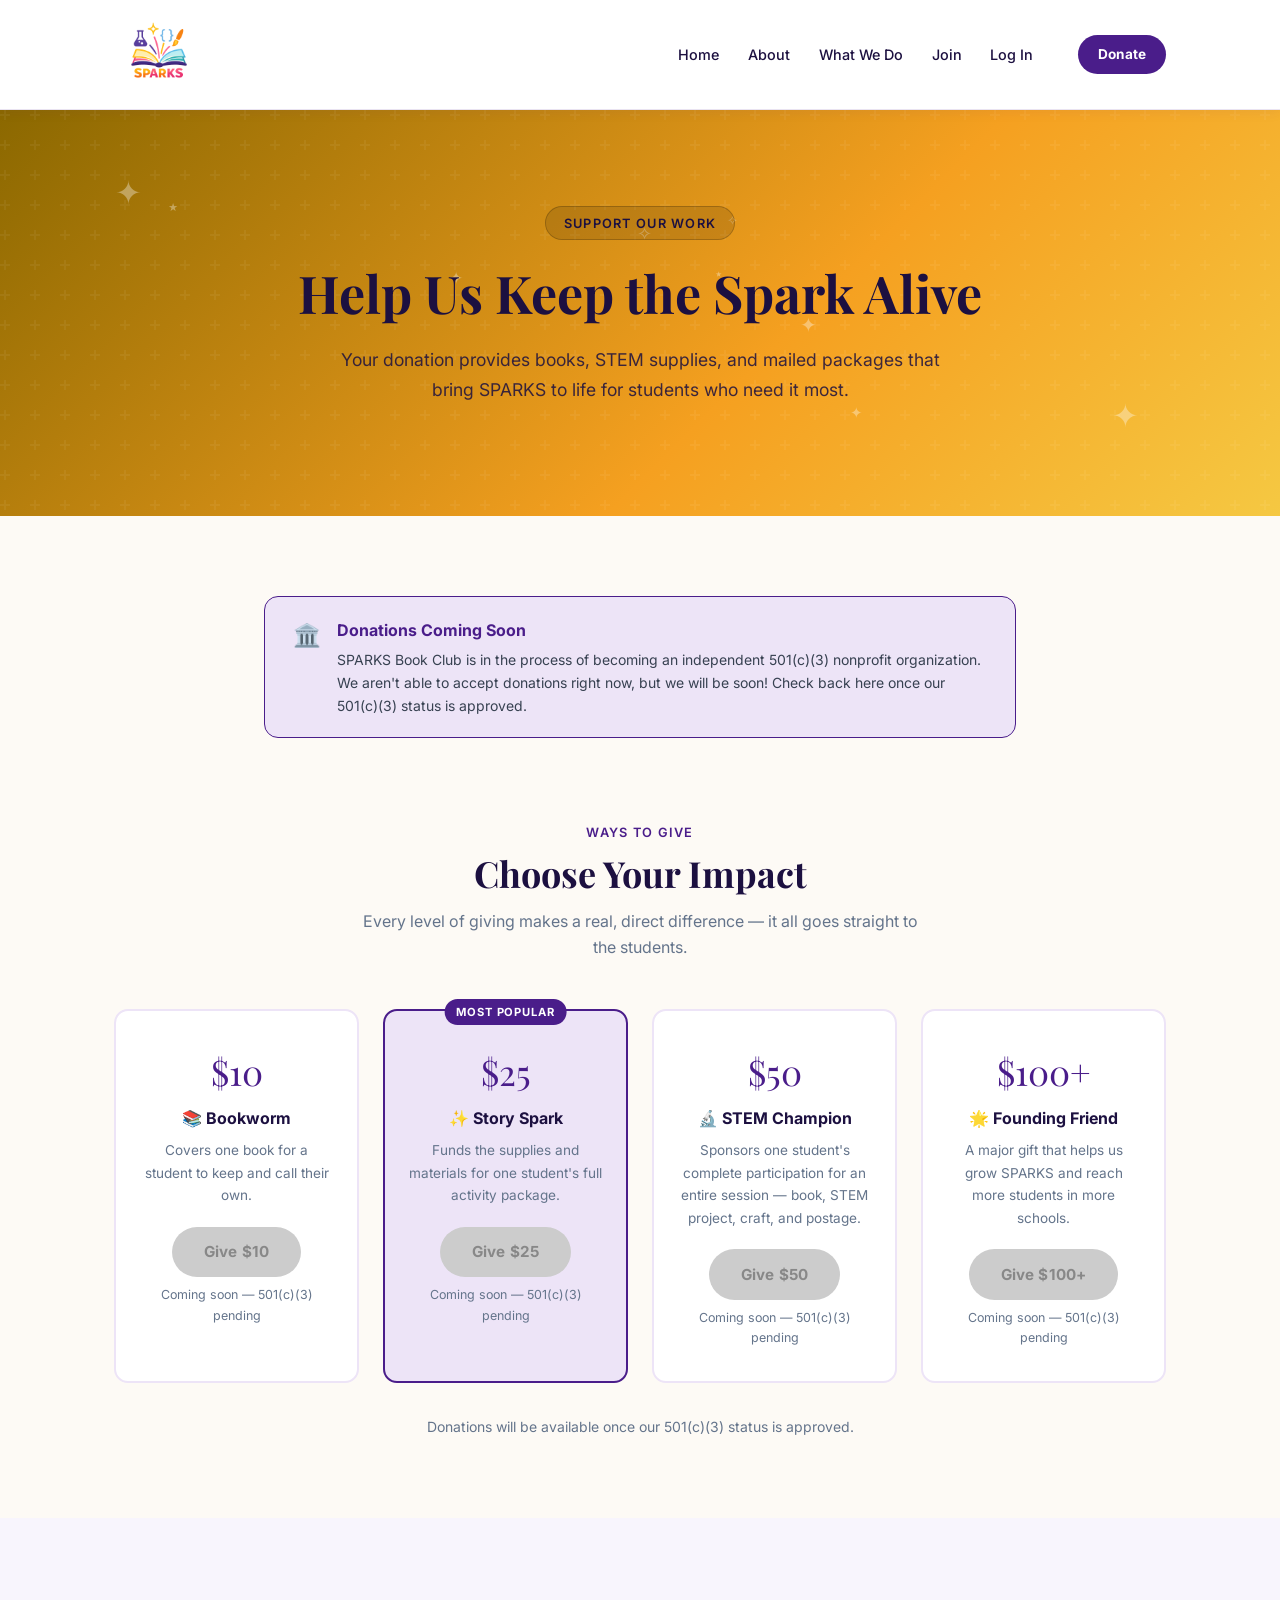
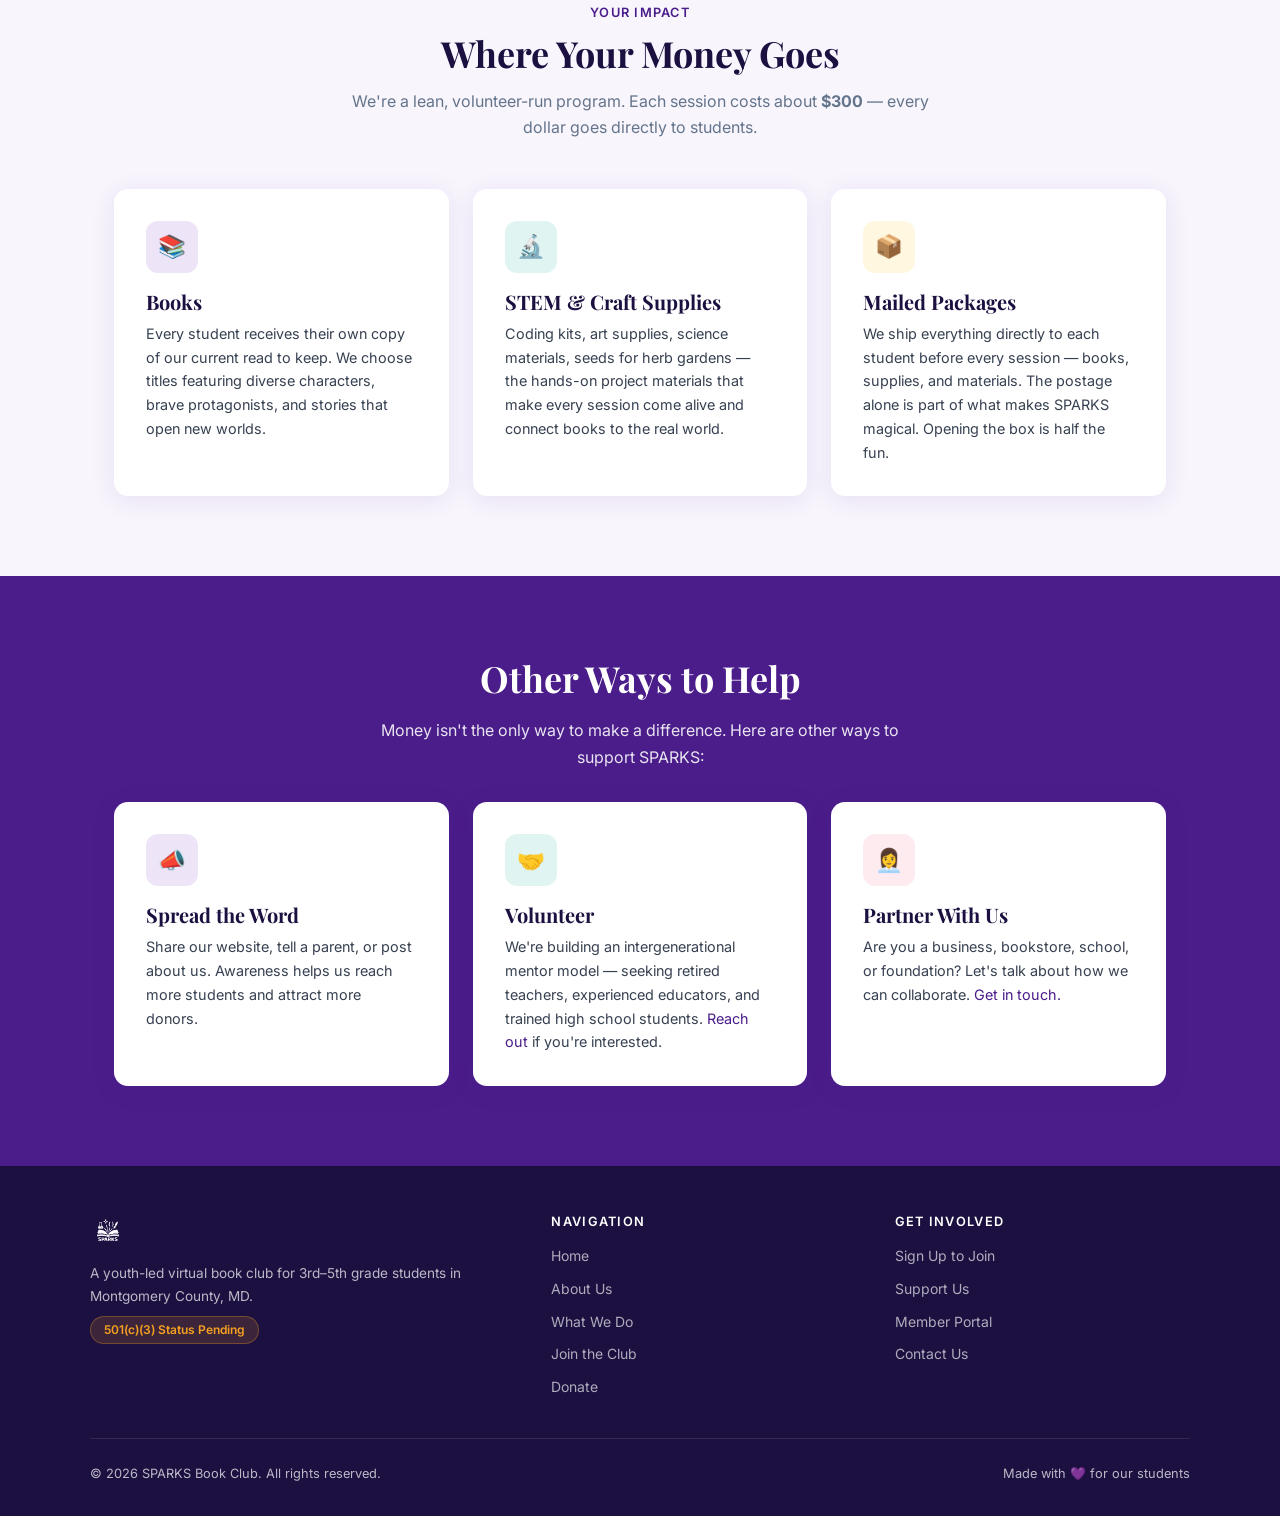
<file: SparkLearningBookClub-main 2/donate.html>
<!DOCTYPE html>
<html lang="en">
<head>
  <meta charset="UTF-8" />
  <meta name="viewport" content="width=device-width, initial-scale=1.0" />
  <title>Donate — SPARKS Book Club</title>
  <link rel="icon" type="image/png" href="images/favicon.png">
  <link rel="stylesheet" href="styles.css" />
</head>
<body>

<nav class="nav">
  <div class="nav__inner">
    <a href="index.html" class="nav__logo"><img src="images/logo/logo.png" alt="SPARKS Book Club" style="height:90px;width:auto;"></a>
    <ul class="nav__links">
      <li><a href="index.html">Home</a></li>
      <li><a href="about.html">About</a></li>
      <li><a href="activities.html">What We Do</a></li>
      <li><a href="join.html">Join</a></li>
      <li><a href="members/index.html">Log In</a></li>
      <li><a href="donate.html" class="nav__cta"><span class="btn btn--primary" style="padding:.5rem 1.25rem;font-size:.85rem;" data-text="nav.donate">Donate</span></a></li>
    </ul>
    <button class="nav__toggle" aria-label="Open menu"><span></span><span></span><span></span></button>
  </div>
</nav>

<!-- Page hero -->
<section class="hero" style="background:linear-gradient(135deg,#8B6800 0%,var(--gold) 60%,#F5C842 100%);">
  <span class="hero__sparkles" style="top:14%;left:9%;">✦</span>
  <span class="hero__sparkles" style="bottom:18%;right:11%;animation-delay:1.5s;">✦</span>
  <div class="container" style="position:relative;z-index:1;">
    <div class="hero__eyebrow" style="background:rgba(0,0,0,.12);border-color:rgba(0,0,0,.2);color:var(--dark);" data-text="donate.hero.eyebrow">Support Our Work</div>
    <h1 style="color:var(--dark);" data-text="donate.hero.title">Help Us Keep the Spark Alive</h1>
    <p style="color:rgba(28,16,64,.85);" data-text="donate.hero.deck">Your donation provides books, STEM supplies, and mailed packages that bring SPARKS to life for students who need it most.</p>
  </div>
</section>

<!-- Tax deductibility notice -->
<section class="section" style="padding-bottom:0;">
  <div class="container" style="max-width:800px;">
    <div style="background:var(--purple-lt);border:1.5px solid var(--purple);border-radius:var(--radius);padding:1.25rem 1.75rem;display:flex;gap:1rem;align-items:flex-start;">
      <span style="font-size:1.4rem;flex-shrink:0;">🏛️</span>
      <div>
        <strong style="color:var(--purple);" data-text="donate.notice.title">Donations Coming Soon</strong>
        <p style="font-size:.875rem;margin-top:.3rem;color:#374151;" data-text="donate.notice.body">SPARKS Book Club is in the process of becoming an independent 501(c)(3) nonprofit organization. We aren't able to accept donations right now, but we will be soon! Check back here once our 501(c)(3) status is approved.</p>
      </div>
    </div>
  </div>
</section>

<!-- Donation tiers -->
<section class="section">
  <div class="container">
    <div class="section-header">
      <span class="eyebrow" data-text="donate.tiers.eyebrow">Ways to Give</span>
      <h2 data-text="donate.tiers.title">Choose Your Impact</h2>
      <p data-text="donate.tiers.deck">Every level of giving makes a real, direct difference — it all goes straight to the students.</p>
    </div>

    <div class="donate-tiers">
      <div class="tier">
        <div class="tier__amount" data-text="donate.t1.amount">$10</div>
        <div class="tier__label" data-text="donate.t1.label">📚 Bookworm</div>
        <p data-text="donate.t1.body">Covers one book for a student to keep and call their own.</p>
        <a class="btn btn--disabled" data-text="donate.t1.cta">Give $10</a>
        <p style="color:var(--gray);font-size:.78rem;margin-top:.5rem;margin-bottom:0;" data-text="donate.t1.soon">Coming soon — 501(c)(3) pending</p>
      </div>

      <div class="tier tier--featured">
        <div class="tier__badge" data-text="donate.t2.badge">Most Popular</div>
        <div class="tier__amount" data-text="donate.t2.amount">$25</div>
        <div class="tier__label" data-text="donate.t2.label">✨ Story Spark</div>
        <p data-text="donate.t2.body">Funds the supplies and materials for one student's full activity package.</p>
        <a class="btn btn--disabled" data-text="donate.t2.cta">Give $25</a>
        <p style="color:var(--gray);font-size:.78rem;margin-top:.5rem;margin-bottom:0;" data-text="donate.t2.soon">Coming soon — 501(c)(3) pending</p>
      </div>

      <div class="tier">
        <div class="tier__amount" data-text="donate.t3.amount">$50</div>
        <div class="tier__label" data-text="donate.t3.label">🔬 STEM Champion</div>
        <p data-text="donate.t3.body">Sponsors one student's complete participation for an entire session — book, STEM project, craft, and postage.</p>
        <a class="btn btn--disabled" data-text="donate.t3.cta">Give $50</a>
        <p style="color:var(--gray);font-size:.78rem;margin-top:.5rem;margin-bottom:0;" data-text="donate.t3.soon">Coming soon — 501(c)(3) pending</p>
      </div>

      <div class="tier">
        <div class="tier__amount" data-text="donate.t4.amount">$100+</div>
        <div class="tier__label" data-text="donate.t4.label">🌟 Founding Friend</div>
        <p data-text="donate.t4.body">A major gift that helps us grow SPARKS and reach more students in more schools.</p>
        <a class="btn btn--disabled" data-text="donate.t4.cta">Give $100+</a>
        <p style="color:var(--gray);font-size:.78rem;margin-top:.5rem;margin-bottom:0;" data-text="donate.t4.soon">Coming soon — 501(c)(3) pending</p>
      </div>
    </div>

    <div class="text-center mt-4">
      <p style="color:var(--gray);font-size:.875rem;" data-text="donate.tiers.footnote">Donations will be available once our 501(c)(3) status is approved.</p>
    </div>
  </div>
</section>

<!-- What donations fund -->
<section class="section section--shaded">
  <div class="container">
    <div class="section-header">
      <span class="eyebrow" data-text="donate.impact.eyebrow">Your Impact</span>
      <h2 data-text="donate.impact.title">Where Your Money Goes</h2>
      <p data-text="donate.impact.deck">We're a lean, volunteer-run program. Each session costs about <strong>$300</strong> — every dollar goes directly to students.</p>
    </div>
    <div class="cards">
      <div class="card">
        <div class="card__icon">📚</div>
        <h3 data-text="donate.impact.c1.title">Books</h3>
        <p data-text="donate.impact.c1.body">Every student receives their own copy of our current read to keep. We choose titles featuring diverse characters, brave protagonists, and stories that open new worlds.</p>
      </div>
      <div class="card">
        <div class="card__icon card__icon--teal">🔬</div>
        <h3 data-text="donate.impact.c2.title">STEM &amp; Craft Supplies</h3>
        <p data-text="donate.impact.c2.body">Coding kits, art supplies, science materials, seeds for herb gardens — the hands-on project materials that make every session come alive and connect books to the real world.</p>
      </div>
      <div class="card">
        <div class="card__icon card__icon--gold">📦</div>
        <h3 data-text="donate.impact.c3.title">Mailed Packages</h3>
        <p data-text="donate.impact.c3.body">We ship everything directly to each student before every session — books, supplies, and materials. The postage alone is part of what makes SPARKS magical. Opening the box is half the fun.</p>
      </div>
    </div>
  </div>
</section>

<!-- Other ways to help -->
<section class="section section--purple">
  <div class="container text-center">
    <h2 data-text="donate.other.title">Other Ways to Help</h2>
    <p style="color:rgba(255,255,255,.88);max-width:560px;margin:1rem auto 2rem;" data-text="donate.other.deck">Money isn't the only way to make a difference. Here are other ways to support SPARKS:</p>
    <div class="cards" style="text-align:left;margin-top:0;">
      <div class="card">
        <div class="card__icon">📣</div>
        <h3 data-text="donate.other.c1.title">Spread the Word</h3>
        <p data-text="donate.other.c1.body">Share our website, tell a parent, or post about us. Awareness helps us reach more students and attract more donors.</p>
      </div>
      <div class="card">
        <div class="card__icon card__icon--teal">🤝</div>
        <h3 data-text="donate.other.c2.title">Volunteer</h3>
        <p data-text="donate.other.c2.body">We're building an intergenerational mentor model — seeking retired teachers, experienced educators, and trained high school students. <a href="mailto:naomi@pollard.us">Reach out</a> if you're interested.</p>
      </div>
      <div class="card">
        <div class="card__icon card__icon--coral">👩‍💼</div>
        <h3 data-text="donate.other.c3.title">Partner With Us</h3>
        <p data-text="donate.other.c3.body">Are you a business, bookstore, school, or foundation? Let's talk about how we can collaborate. <a href="mailto:naomi@pollard.us">Get in touch.</a></p>
      </div>
    </div>
  </div>
</section>

<footer class="footer">
  <div class="footer__inner">
    <div>
      <a href="index.html" class="footer__brand"><img src="images/logo/logo.png" alt="SPARKS Book Club" style="height:36px;width:auto;filter:brightness(0) invert(1);"></a>
      <p data-text="footer.tagline-short">A youth-led virtual book club for 3rd–5th grade students in Montgomery County, MD.</p>
      <span class="footer__501" data-text="footer.status">501(c)(3) Status Pending</span>
    </div>
    <div>
      <h4>Navigation</h4>
      <ul>
        <li><a href="index.html">Home</a></li>
        <li><a href="about.html">About Us</a></li>
        <li><a href="activities.html">What We Do</a></li>
        <li><a href="join.html">Join the Club</a></li>
        <li><a href="donate.html">Donate</a></li>
      </ul>
    </div>
    <div>
      <h4>Get Involved</h4>
      <ul>
        <li><a href="join.html">Sign Up to Join</a></li>
        <li><a href="donate.html">Support Us</a></li>
        <li><a href="members/index.html">Member Portal</a></li>
        <li><a href="mailto:naomi@pollard.us">Contact Us</a></li>
      </ul>
    </div>
  </div>
  <div class="footer__bottom">
    <span data-text="footer.copyright">© 2026 SPARKS Book Club. All rights reserved.</span>
    <span data-text="footer.madewith">Made with 💜 for our students</span>
  </div>
</footer>

<script src="nav.js"></script>
<script src="animations.js"></script>
<script src="text-editor.js"></script>
</body>
</html>
</file>
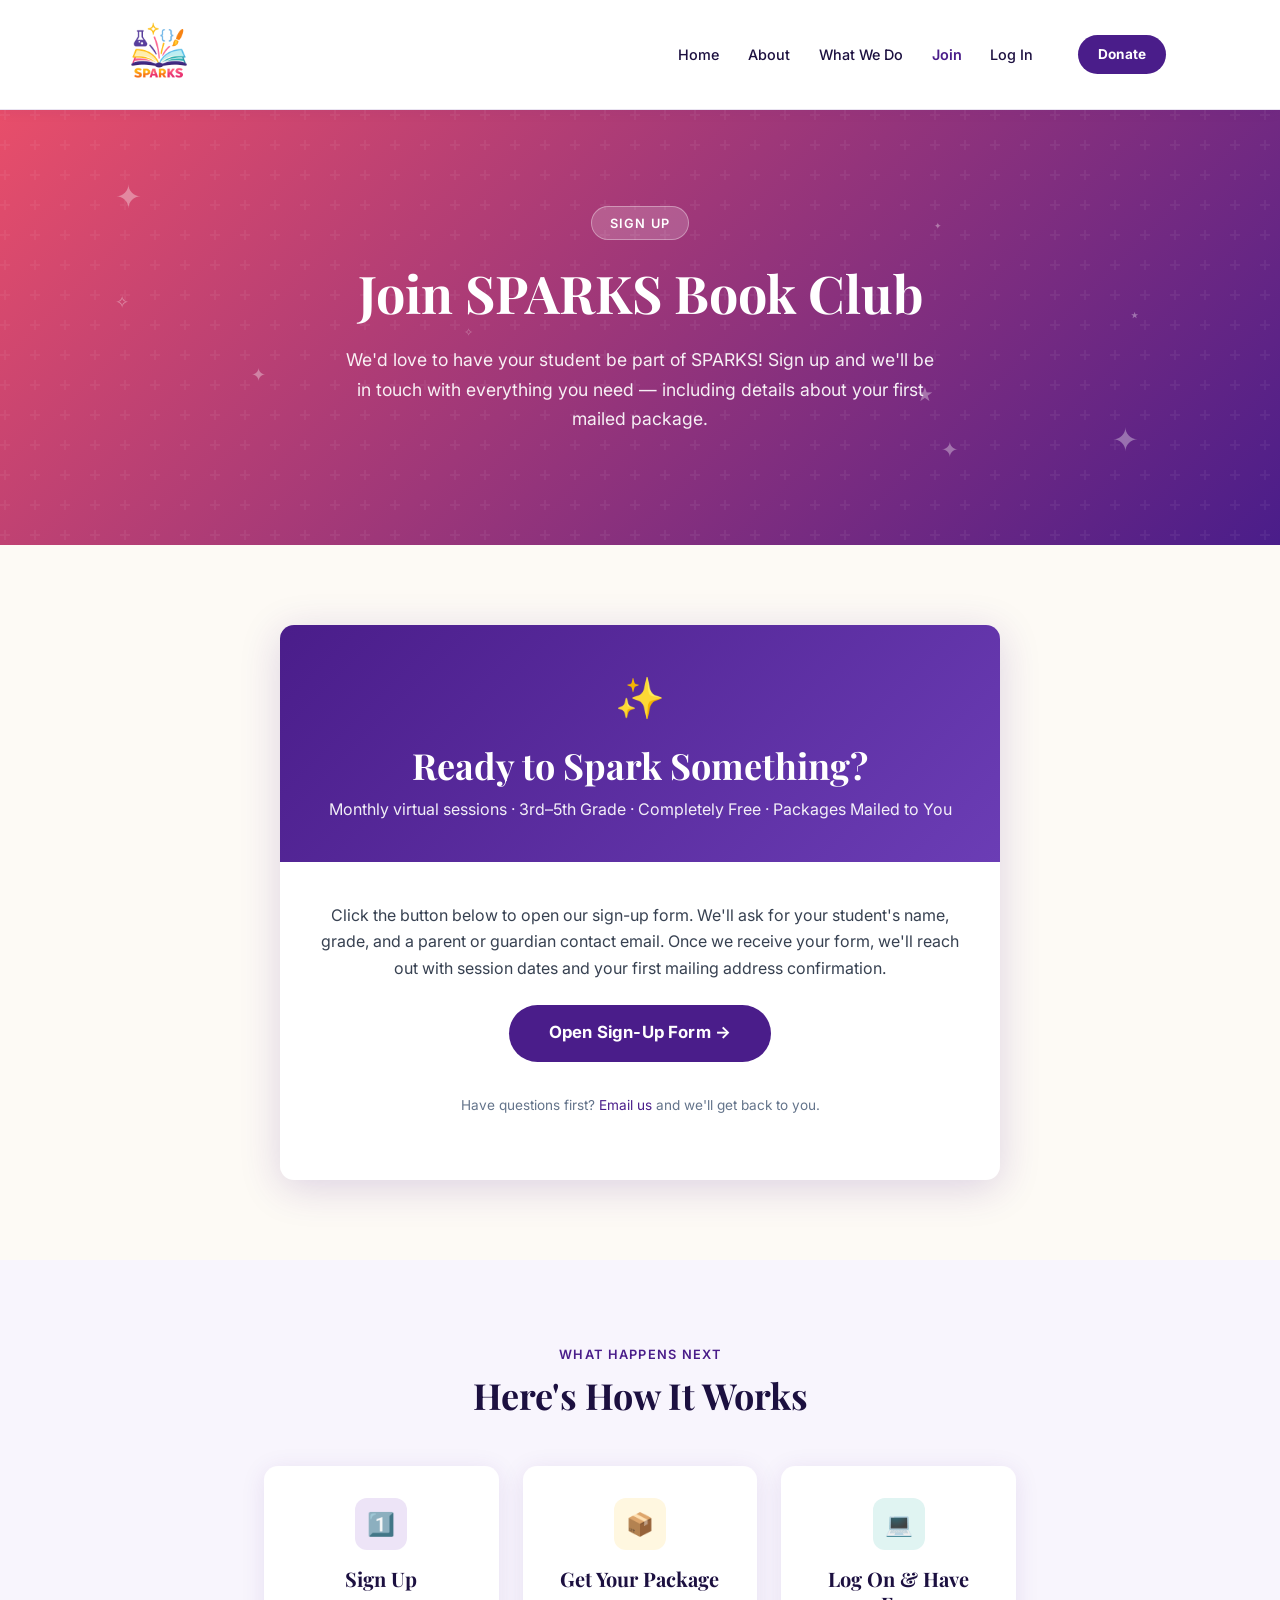
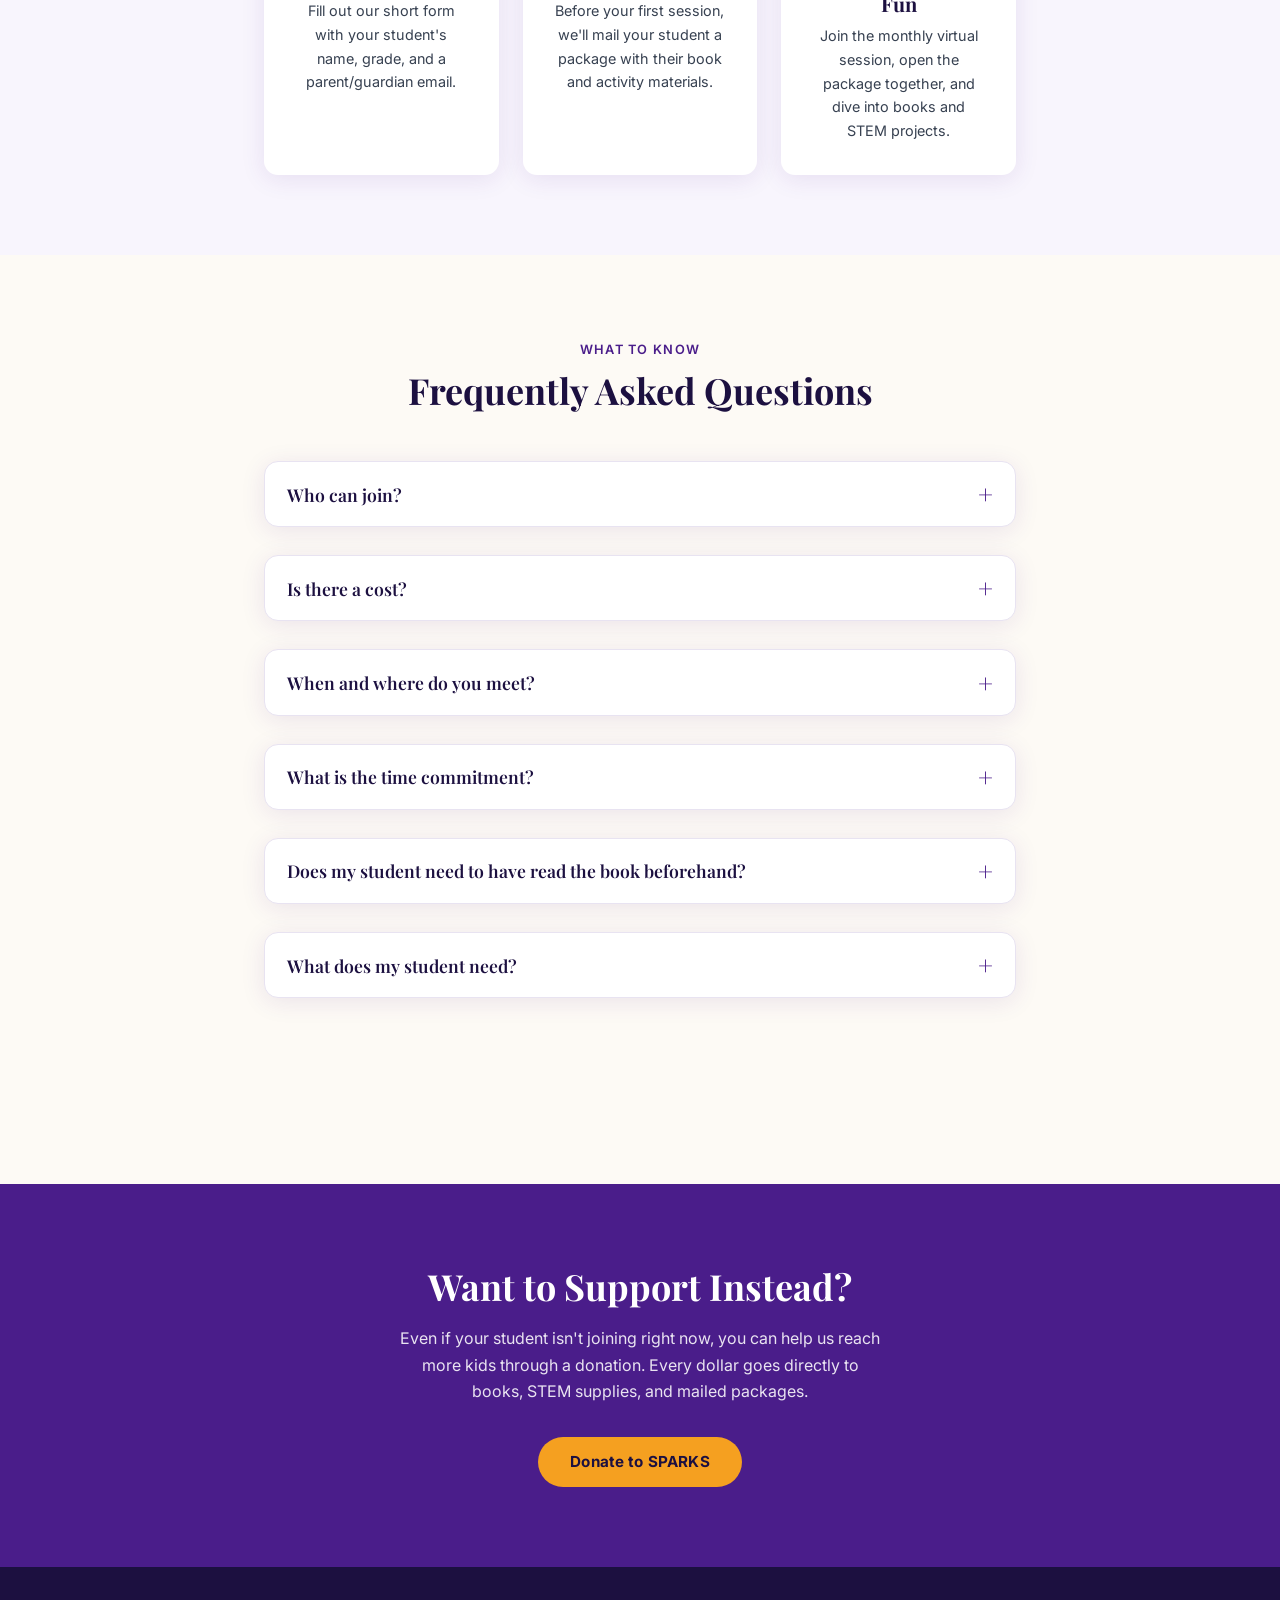
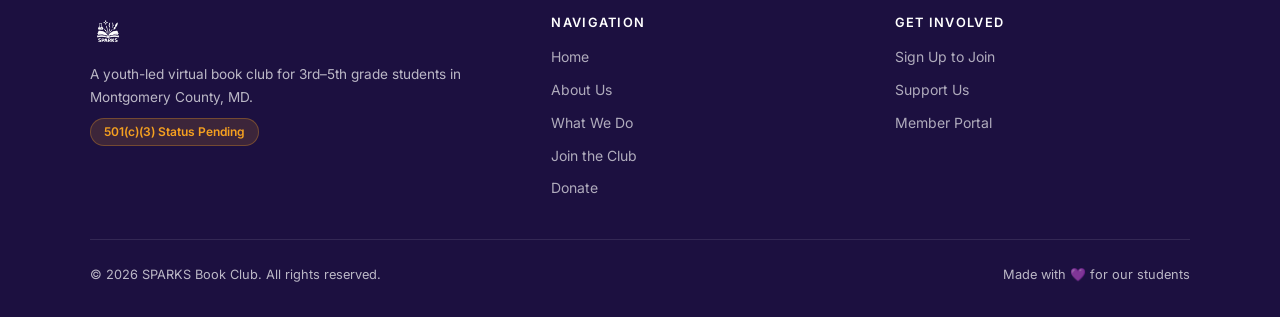
<file: SparkLearningBookClub-main 2/join.html>
<!DOCTYPE html>
<html lang="en">
<head>
  <meta charset="UTF-8" />
  <meta name="viewport" content="width=device-width, initial-scale=1.0" />
  <title>Join — SPARKS Book Club</title>
  <link rel="icon" type="image/png" href="images/favicon.png">
  <link rel="stylesheet" href="styles.css" />
</head>
<body>

<nav class="nav">
  <div class="nav__inner">
    <a href="index.html" class="nav__logo"><img src="images/logo/logo.png" alt="SPARKS Book Club" style="height:90px;width:auto;"></a>
    <ul class="nav__links">
      <li><a href="index.html">Home</a></li>
      <li><a href="about.html">About</a></li>
      <li><a href="activities.html">What We Do</a></li>
      <li><a href="join.html">Join</a></li>
      <li><a href="members/index.html">Log In</a></li>
      <li><a href="donate.html" class="nav__cta"><span class="btn btn--primary" style="padding:.5rem 1.25rem;font-size:.85rem;" data-text="nav.donate">Donate</span></a></li>
    </ul>
    <button class="nav__toggle" aria-label="Open menu"><span></span><span></span><span></span></button>
  </div>
</nav>

<!-- Page hero -->
<section class="hero" style="background:linear-gradient(135deg,var(--coral) 0%,var(--purple) 100%);">
  <span class="hero__sparkles" style="top:14%;left:9%;">✦</span>
  <span class="hero__sparkles" style="bottom:18%;right:11%;animation-delay:2s;">✦</span>
  <div class="container" style="position:relative;z-index:1;">
    <div class="hero__eyebrow" data-text="join.hero.eyebrow">Sign Up</div>
    <h1 data-text="join.hero.title">Join SPARKS Book Club</h1>
    <p data-text="join.hero.deck">We'd love to have your student be part of SPARKS! Sign up and we'll be in touch with everything you need — including details about your first mailed package.</p>
  </div>
</section>

<!-- Join box -->
<section class="section">
  <div class="container">
    <div class="join-box">
      <div class="join-box__header">
        <div style="font-size:2.5rem;margin-bottom:.75rem;">✨</div>
        <h2 data-text="join.box.title">Ready to Spark Something?</h2>
        <p style="color:rgba(255,255,255,.92);margin-top:.5rem;" data-text="join.box.meta">Monthly virtual sessions · 3rd–5th Grade · Completely Free · Packages Mailed to You</p>
      </div>
      <div class="join-box__body">
        <p data-text="join.box.body">Click the button below to open our sign-up form. We'll ask for your student's name, grade, and a parent or guardian contact email. Once we receive your form, we'll reach out with session dates and your first mailing address confirmation.</p>

        <a href="https://forms.gle/5oogdvr31o2FrEpk9" target="_blank" rel="noopener" class="btn btn--primary" style="font-size:1.05rem;padding:.9rem 2.5rem;" data-text="join.box.cta">
          Open Sign-Up Form →
        </a>

        <p class="mt-4" style="font-size:.85rem;color:var(--gray);" data-text="join.box.help">
          Have questions first? <a href="mailto:naomi@pollard.us">Email us</a> and we'll get back to you.
        </p>
      </div>
    </div>
  </div>
</section>

<!-- What to expect -->
<section class="section section--shaded">
  <div class="container" style="max-width:800px;">
    <div class="section-header">
      <span class="eyebrow" data-text="join.next.eyebrow">What Happens Next</span>
      <h2 data-text="join.next.title">Here's How It Works</h2>
    </div>
    <div class="cards" style="grid-template-columns:repeat(auto-fit,minmax(220px,1fr));">
      <div class="card" style="text-align:center;">
        <div class="card__icon" style="margin:0 auto 1rem;">1️⃣</div>
        <h3 data-text="join.step1.title">Sign Up</h3>
        <p data-text="join.step1.body">Fill out our short form with your student's name, grade, and a parent/guardian email.</p>
      </div>
      <div class="card" style="text-align:center;">
        <div class="card__icon card__icon--gold" style="margin:0 auto 1rem;">📦</div>
        <h3 data-text="join.step2.title">Get Your Package</h3>
        <p data-text="join.step2.body">Before your first session, we'll mail your student a package with their book and activity materials.</p>
      </div>
      <div class="card" style="text-align:center;">
        <div class="card__icon card__icon--teal" style="margin:0 auto 1rem;">💻</div>
        <h3 data-text="join.step3.title">Log On &amp; Have Fun</h3>
        <p data-text="join.step3.body">Join the monthly virtual session, open the package together, and dive into books and STEM projects.</p>
      </div>
    </div>
  </div>
</section>

<!-- FAQ -->
<section class="section">
  <div class="container" style="max-width:800px;">
    <div class="section-header">
      <span class="eyebrow" data-text="join.faq.eyebrow">What to Know</span>
      <h2 data-text="join.faq.title">Frequently Asked Questions</h2>
    </div>
    <div class="faq-list">

      <details class="faq-item">
        <summary data-text="join.faq.q1.q">Who can join?</summary>
        <p data-text="join.faq.q1.a">SPARKS is open to 3rd–5th grade students in our Montgomery County, Maryland service area. All communications go through a parent or guardian email. If you're unsure whether your student qualifies, just reach out — we'll let you know.</p>
      </details>

      <details class="faq-item">
        <summary data-text="join.faq.q2.q">Is there a cost?</summary>
        <p data-text="join.faq.q2.a">No — participation is completely free for all members. Books, STEM supplies, craft materials, and postage are all covered by our donors. SPARKS is a community program.</p>
      </details>

      <details class="faq-item">
        <summary data-text="join.faq.q3.q">When and where do you meet?</summary>
        <p data-text="join.faq.q3.a">Sessions are held once a month virtually, September through June — nine sessions per school year. Each session is 45–60 minutes. Exact dates and the meeting link are shared after sign-up.</p>
      </details>

      <details class="faq-item">
        <summary data-text="join.faq.q4.q">What is the time commitment?</summary>
        <p data-text="join.faq.q4.a">One virtual session per month, 45–60 minutes each, for 9 months (September–June). Students will be assigned a grade- and age-appropriate book to read before each session — but no worries if they can't get through it all! Our discussions are designed so everyone can participate no matter where they are in the book.</p>
      </details>

      <details class="faq-item">
        <summary data-text="join.faq.q5.q">Does my student need to have read the book beforehand?</summary>
        <p data-text="join.faq.q5.a">Nope! Our discussions include questions that anyone can answer, whether they've finished the book or just opened it — or even if they haven't started yet. Everyone participates.</p>
      </details>

      <details class="faq-item">
        <summary data-text="join.faq.q6.q">What does my student need?</summary>
        <p data-text="join.faq.q6.a">A device with internet access for the virtual session, a mailing address for their package, and excitement to open the box! We handle everything else — books, supplies, and materials are all mailed ahead of each session.</p>
      </details>

      <details class="faq-item">
        <summary data-text="join.faq.q7.q">How are books and topics chosen?</summary>
        <p data-text="join.faq.q7.a">Books are selected to match topics and themes students are excited about. Student input shapes what the club explores — which is part of why they stay engaged.</p>
      </details>

    </div>
  </div>
</section>

<!-- CTA -->
<section class="section section--purple">
  <div class="container text-center">
    <h2 data-text="join.cta.title">Want to Support Instead?</h2>
    <p style="color:rgba(255,255,255,.88);max-width:480px;margin:1rem auto 2rem;" data-text="join.cta.body">Even if your student isn't joining right now, you can help us reach more kids through a donation. Every dollar goes directly to books, STEM supplies, and mailed packages.</p>
    <a href="donate.html" class="btn btn--gold" data-text="join.cta.donate">Donate to SPARKS</a>
  </div>
</section>

<footer class="footer">
  <div class="footer__inner">
    <div>
      <a href="index.html" class="footer__brand"><img src="images/logo/logo.png" alt="SPARKS Book Club" style="height:36px;width:auto;filter:brightness(0) invert(1);"></a>
      <p data-text="footer.tagline-short">A youth-led virtual book club for 3rd–5th grade students in Montgomery County, MD.</p>
      <span class="footer__501" data-text="footer.status">501(c)(3) Status Pending</span>
    </div>
    <div>
      <h4>Navigation</h4>
      <ul>
        <li><a href="index.html">Home</a></li>
        <li><a href="about.html">About Us</a></li>
        <li><a href="activities.html">What We Do</a></li>
        <li><a href="join.html">Join the Club</a></li>
        <li><a href="donate.html">Donate</a></li>
      </ul>
    </div>
    <div>
      <h4>Get Involved</h4>
      <ul>
        <li><a href="join.html">Sign Up to Join</a></li>
        <li><a href="donate.html">Support Us</a></li>
        <li><a href="members/index.html">Member Portal</a></li>
      </ul>
    </div>
  </div>
  <div class="footer__bottom">
    <span data-text="footer.copyright">© 2026 SPARKS Book Club. All rights reserved.</span>
    <span data-text="footer.madewith">Made with 💜 for our students</span>
  </div>
</footer>

<script src="nav.js"></script>
<script src="animations.js"></script>
<script src="text-editor.js"></script>
</body>
</html>
</file>
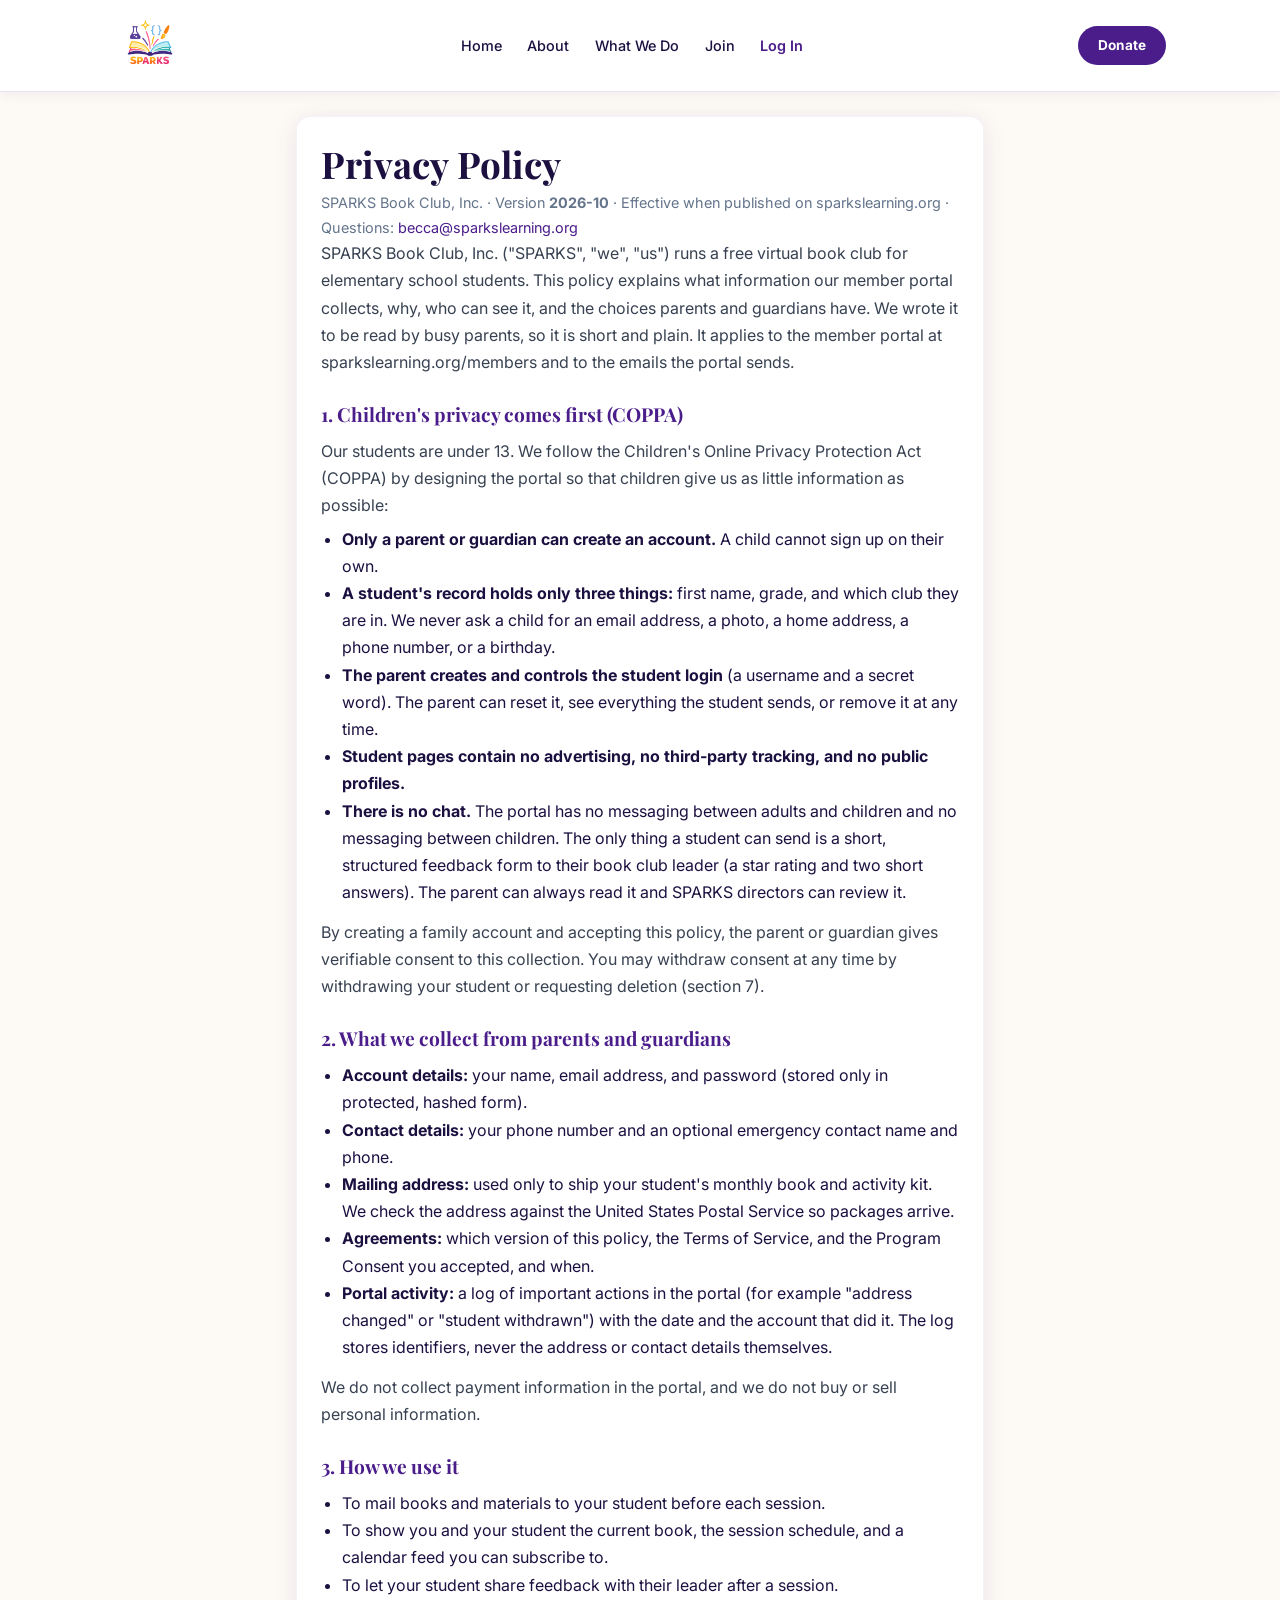
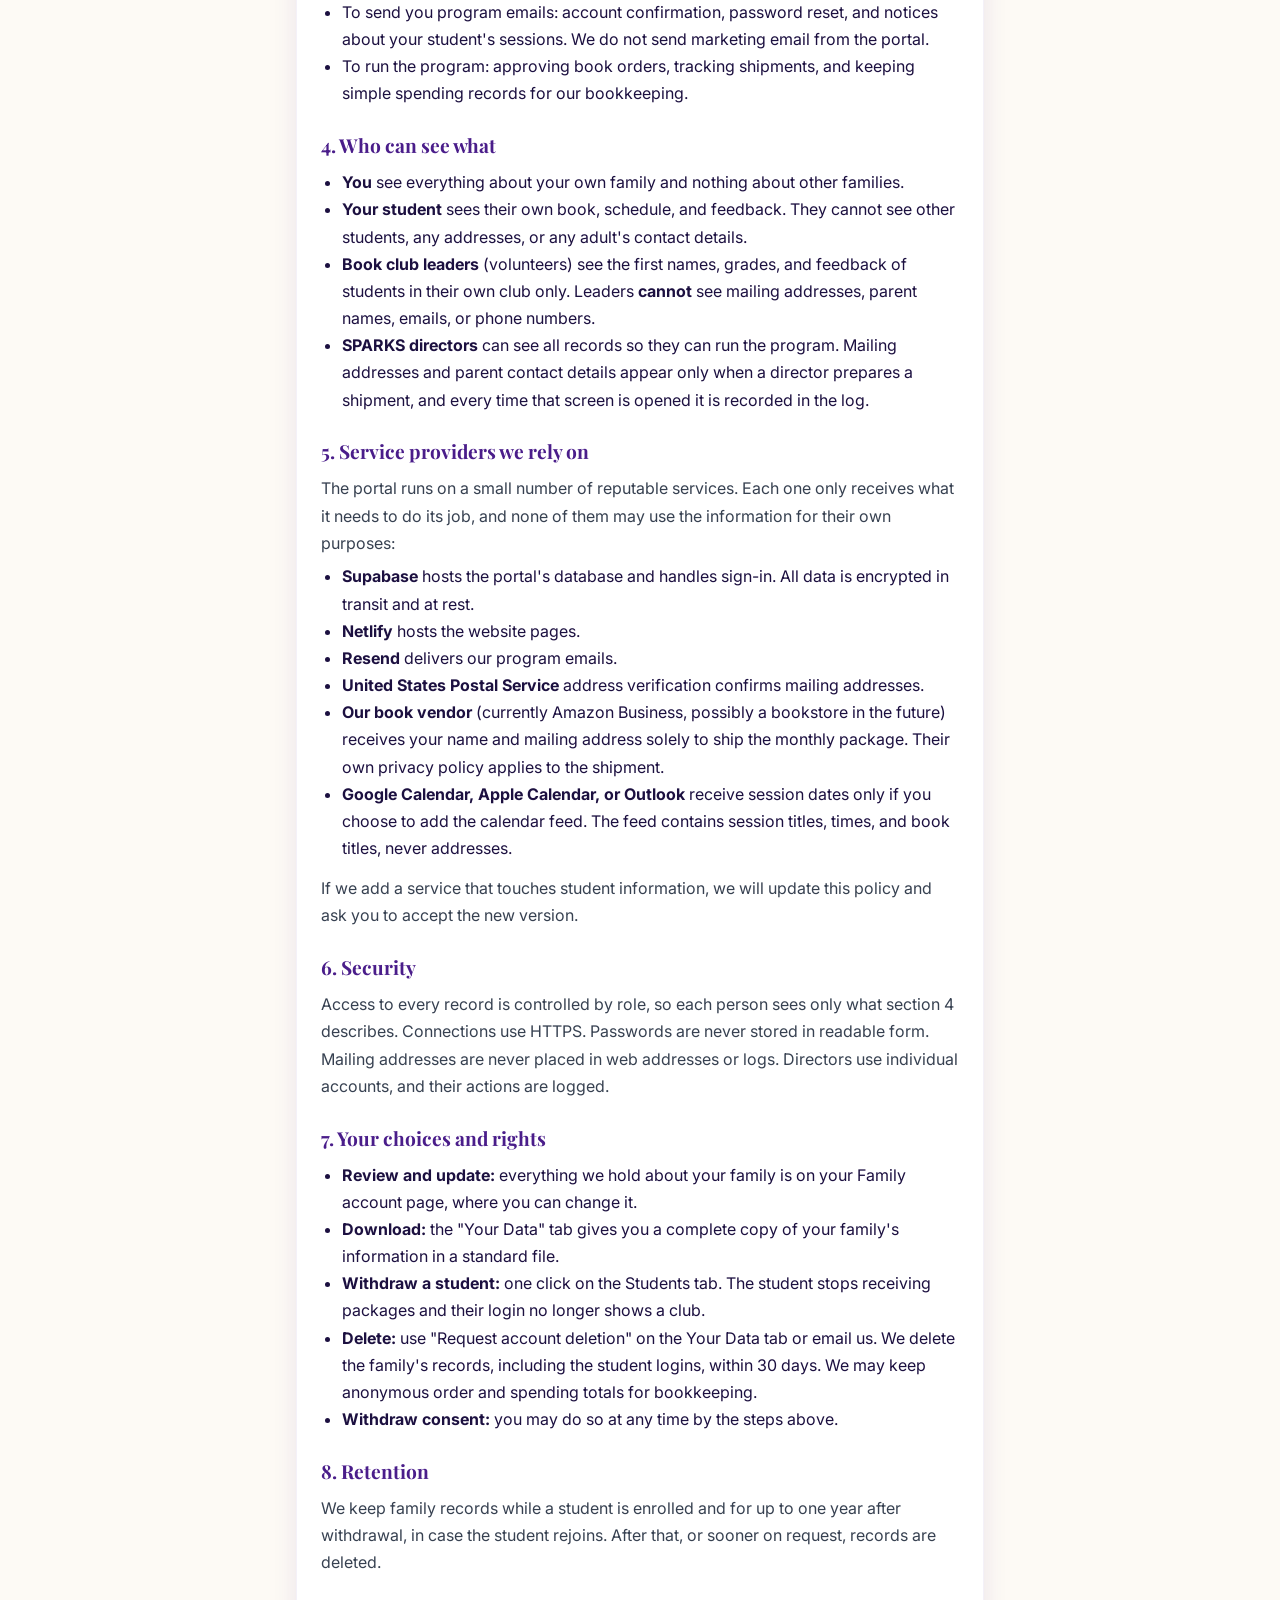
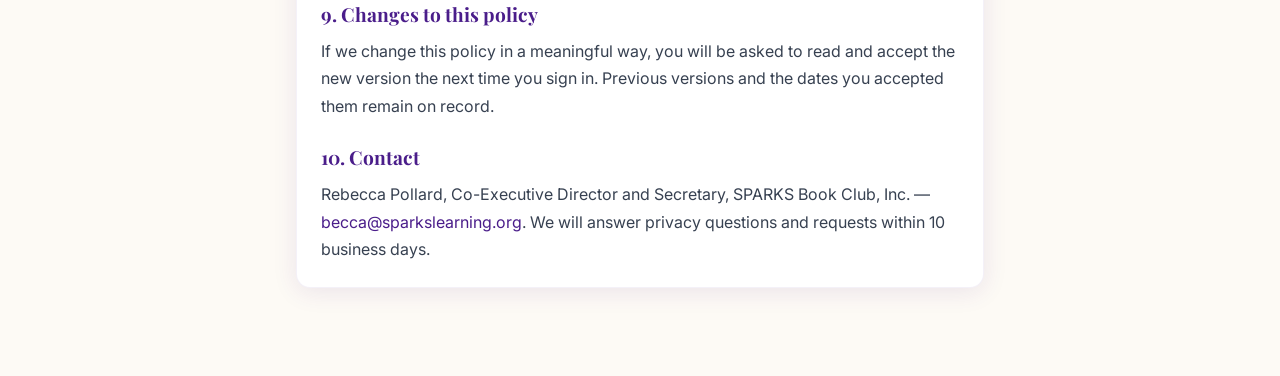
<file: SparkLearningBookClub-main 2/members/legal/privacy.html>
<!DOCTYPE html>
<html lang="en">
<head>
  <meta charset="UTF-8" />
  <meta name="viewport" content="width=device-width, initial-scale=1.0" />
  <meta name="robots" content="noindex" />
  <title>Privacy Policy — SPARKS Book Club</title>
  <link rel="icon" type="image/png" href="../../images/favicon.png">
  <link rel="stylesheet" href="../../styles.css" />
  <link rel="stylesheet" href="../members.css" />
  <style>.legal h2{margin-top:1.6rem;font-size:1.2rem;color:var(--purple)} .legal p,.legal li{line-height:1.7} .legal ul{margin:.4rem 0 .8rem 1.3rem} .legal .meta{color:var(--gray);font-size:.9rem}</style>
</head>
<body>
<nav class="pnav">
  <div class="pnav__inner">
    <a href="../../index.html" class="pnav__brand"><img src="../../images/logo/logo.png" alt="SPARKS Book Club"></a>
    <div class="pnav__links"><a href="../../index.html">Home</a><a href="../../about.html">About</a><a href="../../activities.html">What We Do</a><a href="../../join.html">Join</a><a href="../index.html" class="active">Log In</a></div>
    <div class="pnav__user"><a href="../../donate.html" class="btn btn--primary">Donate</a></div>
  </div>
</nav>
<main class="portal portal--narrow legal">
  <div class="panel">
    <h1>Privacy Policy</h1>
    <p class="meta">SPARKS Book Club, Inc. · Version <strong>2026-10</strong> · Effective when published on sparkslearning.org · Questions: <a href="mailto:becca@sparkslearning.org">becca@sparkslearning.org</a></p>

    <p>SPARKS Book Club, Inc. ("SPARKS", "we", "us") runs a free virtual book club for elementary school students. This policy explains what information our member portal collects, why, who can see it, and the choices parents and guardians have. We wrote it to be read by busy parents, so it is short and plain. It applies to the member portal at sparkslearning.org/members and to the emails the portal sends.</p>

    <h2>1. Children's privacy comes first (COPPA)</h2>
    <p>Our students are under 13. We follow the Children's Online Privacy Protection Act (COPPA) by designing the portal so that children give us as little information as possible:</p>
    <ul>
      <li><strong>Only a parent or guardian can create an account.</strong> A child cannot sign up on their own.</li>
      <li><strong>A student's record holds only three things:</strong> first name, grade, and which club they are in. We never ask a child for an email address, a photo, a home address, a phone number, or a birthday.</li>
      <li><strong>The parent creates and controls the student login</strong> (a username and a secret word). The parent can reset it, see everything the student sends, or remove it at any time.</li>
      <li><strong>Student pages contain no advertising, no third-party tracking, and no public profiles.</strong></li>
      <li><strong>There is no chat.</strong> The portal has no messaging between adults and children and no messaging between children. The only thing a student can send is a short, structured feedback form to their book club leader (a star rating and two short answers). The parent can always read it and SPARKS directors can review it.</li>
    </ul>
    <p>By creating a family account and accepting this policy, the parent or guardian gives verifiable consent to this collection. You may withdraw consent at any time by withdrawing your student or requesting deletion (section 7).</p>

    <h2>2. What we collect from parents and guardians</h2>
    <ul>
      <li><strong>Account details:</strong> your name, email address, and password (stored only in protected, hashed form).</li>
      <li><strong>Contact details:</strong> your phone number and an optional emergency contact name and phone.</li>
      <li><strong>Mailing address:</strong> used only to ship your student's monthly book and activity kit. We check the address against the United States Postal Service so packages arrive.</li>
      <li><strong>Agreements:</strong> which version of this policy, the Terms of Service, and the Program Consent you accepted, and when.</li>
      <li><strong>Portal activity:</strong> a log of important actions in the portal (for example "address changed" or "student withdrawn") with the date and the account that did it. The log stores identifiers, never the address or contact details themselves.</li>
    </ul>
    <p>We do not collect payment information in the portal, and we do not buy or sell personal information.</p>

    <h2>3. How we use it</h2>
    <ul>
      <li>To mail books and materials to your student before each session.</li>
      <li>To show you and your student the current book, the session schedule, and a calendar feed you can subscribe to.</li>
      <li>To let your student share feedback with their leader after a session.</li>
      <li>To send you program emails: account confirmation, password reset, and notices about your student's sessions. We do not send marketing email from the portal.</li>
      <li>To run the program: approving book orders, tracking shipments, and keeping simple spending records for our bookkeeping.</li>
    </ul>

    <h2>4. Who can see what</h2>
    <ul>
      <li><strong>You</strong> see everything about your own family and nothing about other families.</li>
      <li><strong>Your student</strong> sees their own book, schedule, and feedback. They cannot see other students, any addresses, or any adult's contact details.</li>
      <li><strong>Book club leaders</strong> (volunteers) see the first names, grades, and feedback of students in their own club only. Leaders <strong>cannot</strong> see mailing addresses, parent names, emails, or phone numbers.</li>
      <li><strong>SPARKS directors</strong> can see all records so they can run the program. Mailing addresses and parent contact details appear only when a director prepares a shipment, and every time that screen is opened it is recorded in the log.</li>
    </ul>

    <h2>5. Service providers we rely on</h2>
    <p>The portal runs on a small number of reputable services. Each one only receives what it needs to do its job, and none of them may use the information for their own purposes:</p>
    <ul>
      <li><strong>Supabase</strong> hosts the portal's database and handles sign-in. All data is encrypted in transit and at rest.</li>
      <li><strong>Netlify</strong> hosts the website pages.</li>
      <li><strong>Resend</strong> delivers our program emails.</li>
      <li><strong>United States Postal Service</strong> address verification confirms mailing addresses.</li>
      <li><strong>Our book vendor</strong> (currently Amazon Business, possibly a bookstore in the future) receives your name and mailing address solely to ship the monthly package. Their own privacy policy applies to the shipment.</li>
      <li><strong>Google Calendar, Apple Calendar, or Outlook</strong> receive session dates only if you choose to add the calendar feed. The feed contains session titles, times, and book titles, never addresses.</li>
    </ul>
    <p>If we add a service that touches student information, we will update this policy and ask you to accept the new version.</p>

    <h2>6. Security</h2>
    <p>Access to every record is controlled by role, so each person sees only what section 4 describes. Connections use HTTPS. Passwords are never stored in readable form. Mailing addresses are never placed in web addresses or logs. Directors use individual accounts, and their actions are logged.</p>

    <h2>7. Your choices and rights</h2>
    <ul>
      <li><strong>Review and update:</strong> everything we hold about your family is on your Family account page, where you can change it.</li>
      <li><strong>Download:</strong> the "Your Data" tab gives you a complete copy of your family's information in a standard file.</li>
      <li><strong>Withdraw a student:</strong> one click on the Students tab. The student stops receiving packages and their login no longer shows a club.</li>
      <li><strong>Delete:</strong> use "Request account deletion" on the Your Data tab or email us. We delete the family's records, including the student logins, within 30 days. We may keep anonymous order and spending totals for bookkeeping.</li>
      <li><strong>Withdraw consent:</strong> you may do so at any time by the steps above.</li>
    </ul>

    <h2>8. Retention</h2>
    <p>We keep family records while a student is enrolled and for up to one year after withdrawal, in case the student rejoins. After that, or sooner on request, records are deleted.</p>

    <h2>9. Changes to this policy</h2>
    <p>If we change this policy in a meaningful way, you will be asked to read and accept the new version the next time you sign in. Previous versions and the dates you accepted them remain on record.</p>

    <h2>10. Contact</h2>
    <p>Rebecca Pollard, Co-Executive Director and Secretary, SPARKS Book Club, Inc. — <a href="mailto:becca@sparkslearning.org">becca@sparkslearning.org</a>. We will answer privacy questions and requests within 10 business days.</p>
  </div>
</main>
</body>
</html>
</file>
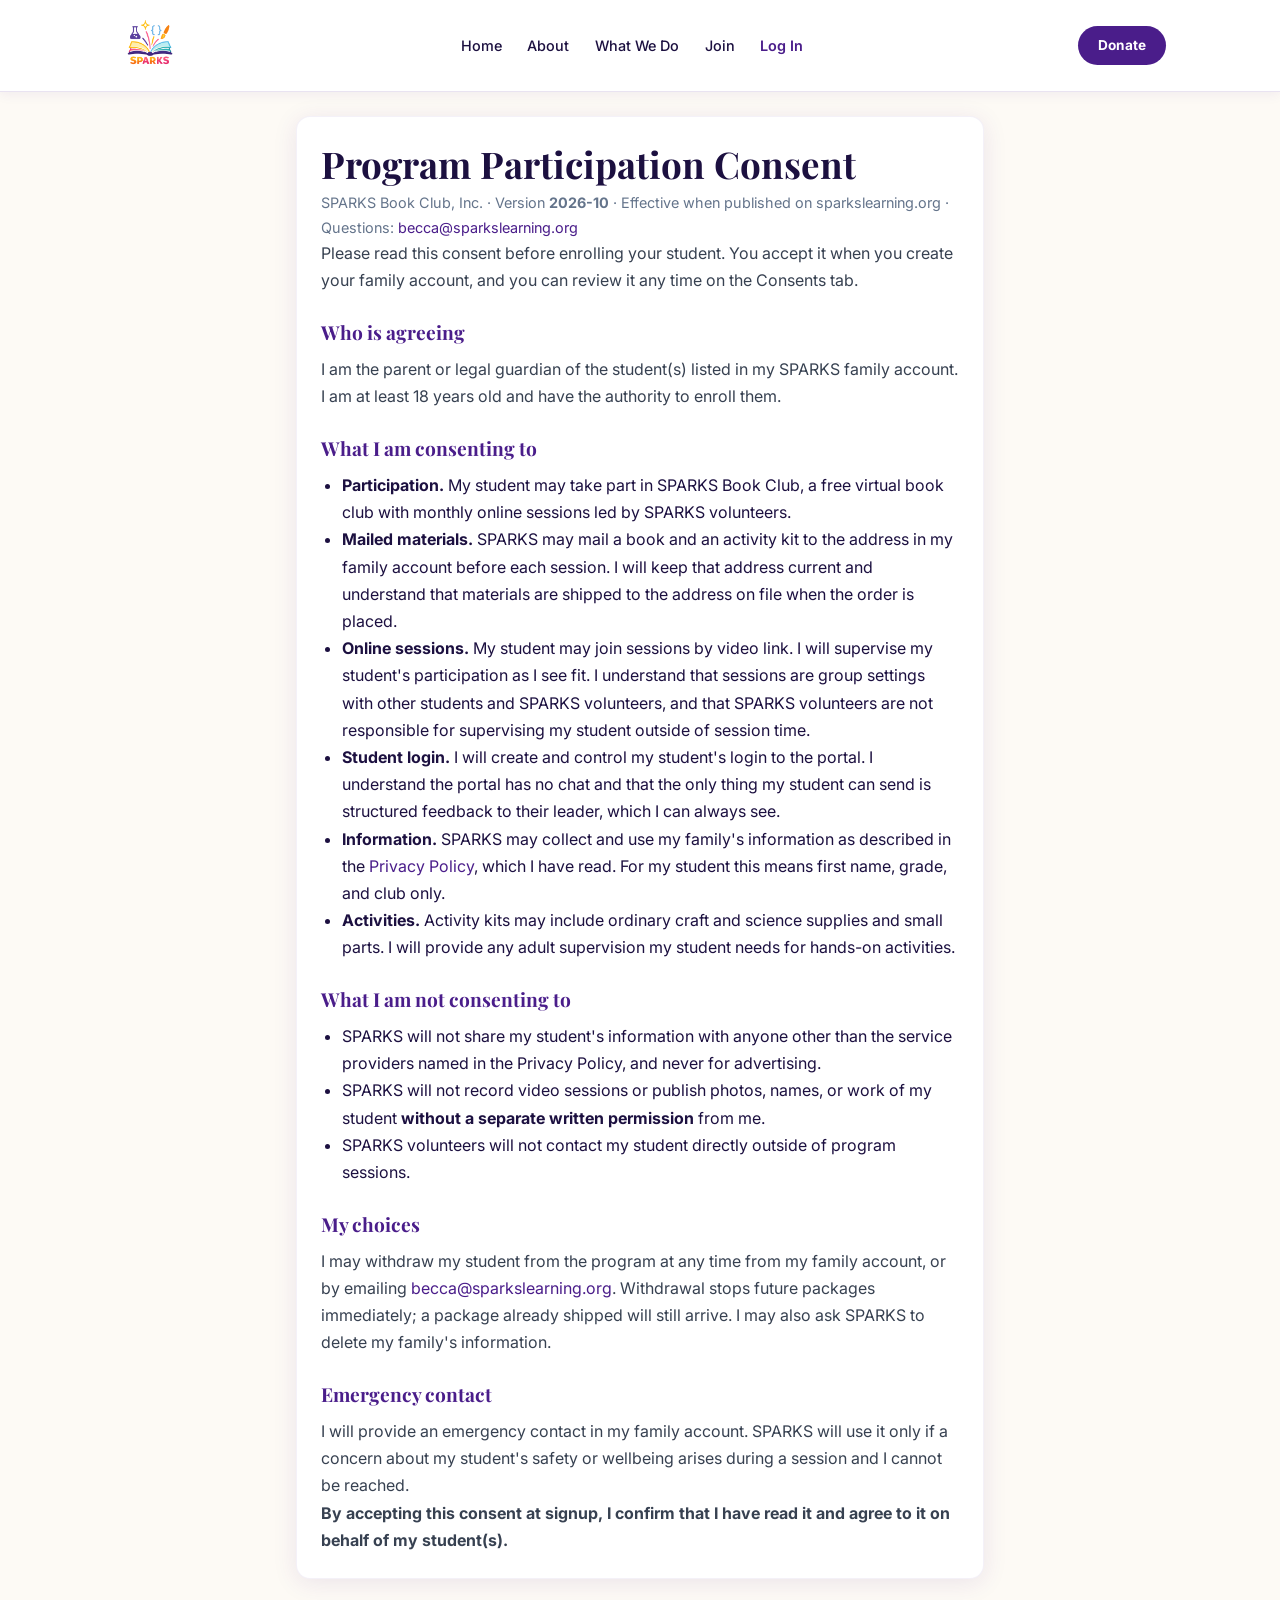
<file: SparkLearningBookClub-main 2/members/legal/program.html>
<!DOCTYPE html>
<html lang="en">
<head>
  <meta charset="UTF-8" />
  <meta name="viewport" content="width=device-width, initial-scale=1.0" />
  <meta name="robots" content="noindex" />
  <title>Program Participation Consent — SPARKS Book Club</title>
  <link rel="icon" type="image/png" href="../../images/favicon.png">
  <link rel="stylesheet" href="../../styles.css" />
  <link rel="stylesheet" href="../members.css" />
  <style>.legal h2{margin-top:1.6rem;font-size:1.2rem;color:var(--purple)} .legal p,.legal li{line-height:1.7} .legal ul{margin:.4rem 0 .8rem 1.3rem} .legal .meta{color:var(--gray);font-size:.9rem}</style>
</head>
<body>
<nav class="pnav">
  <div class="pnav__inner">
    <a href="../../index.html" class="pnav__brand"><img src="../../images/logo/logo.png" alt="SPARKS Book Club"></a>
    <div class="pnav__links"><a href="../../index.html">Home</a><a href="../../about.html">About</a><a href="../../activities.html">What We Do</a><a href="../../join.html">Join</a><a href="../index.html" class="active">Log In</a></div>
    <div class="pnav__user"><a href="../../donate.html" class="btn btn--primary">Donate</a></div>
  </div>
</nav>
<main class="portal portal--narrow legal">
  <div class="panel">
    <h1>Program Participation Consent</h1>
    <p class="meta">SPARKS Book Club, Inc. · Version <strong>2026-10</strong> · Effective when published on sparkslearning.org · Questions: <a href="mailto:becca@sparkslearning.org">becca@sparkslearning.org</a></p>

    <p>Please read this consent before enrolling your student. You accept it when you create your family account, and you can review it any time on the Consents tab.</p>

    <h2>Who is agreeing</h2>
    <p>I am the parent or legal guardian of the student(s) listed in my SPARKS family account. I am at least 18 years old and have the authority to enroll them.</p>

    <h2>What I am consenting to</h2>
    <ul>
      <li><strong>Participation.</strong> My student may take part in SPARKS Book Club, a free virtual book club with monthly online sessions led by SPARKS volunteers.</li>
      <li><strong>Mailed materials.</strong> SPARKS may mail a book and an activity kit to the address in my family account before each session. I will keep that address current and understand that materials are shipped to the address on file when the order is placed.</li>
      <li><strong>Online sessions.</strong> My student may join sessions by video link. I will supervise my student's participation as I see fit. I understand that sessions are group settings with other students and SPARKS volunteers, and that SPARKS volunteers are not responsible for supervising my student outside of session time.</li>
      <li><strong>Student login.</strong> I will create and control my student's login to the portal. I understand the portal has no chat and that the only thing my student can send is structured feedback to their leader, which I can always see.</li>
      <li><strong>Information.</strong> SPARKS may collect and use my family's information as described in the <a href="privacy.html">Privacy Policy</a>, which I have read. For my student this means first name, grade, and club only.</li>
      <li><strong>Activities.</strong> Activity kits may include ordinary craft and science supplies and small parts. I will provide any adult supervision my student needs for hands-on activities.</li>
    </ul>

    <h2>What I am not consenting to</h2>
    <ul>
      <li>SPARKS will not share my student's information with anyone other than the service providers named in the Privacy Policy, and never for advertising.</li>
      <li>SPARKS will not record video sessions or publish photos, names, or work of my student <strong>without a separate written permission</strong> from me.</li>
      <li>SPARKS volunteers will not contact my student directly outside of program sessions.</li>
    </ul>

    <h2>My choices</h2>
    <p>I may withdraw my student from the program at any time from my family account, or by emailing <a href="mailto:becca@sparkslearning.org">becca@sparkslearning.org</a>. Withdrawal stops future packages immediately; a package already shipped will still arrive. I may also ask SPARKS to delete my family's information.</p>

    <h2>Emergency contact</h2>
    <p>I will provide an emergency contact in my family account. SPARKS will use it only if a concern about my student's safety or wellbeing arises during a session and I cannot be reached.</p>

    <p><strong>By accepting this consent at signup, I confirm that I have read it and agree to it on behalf of my student(s).</strong></p>
  </div>
</main>
</body>
</html>
</file>
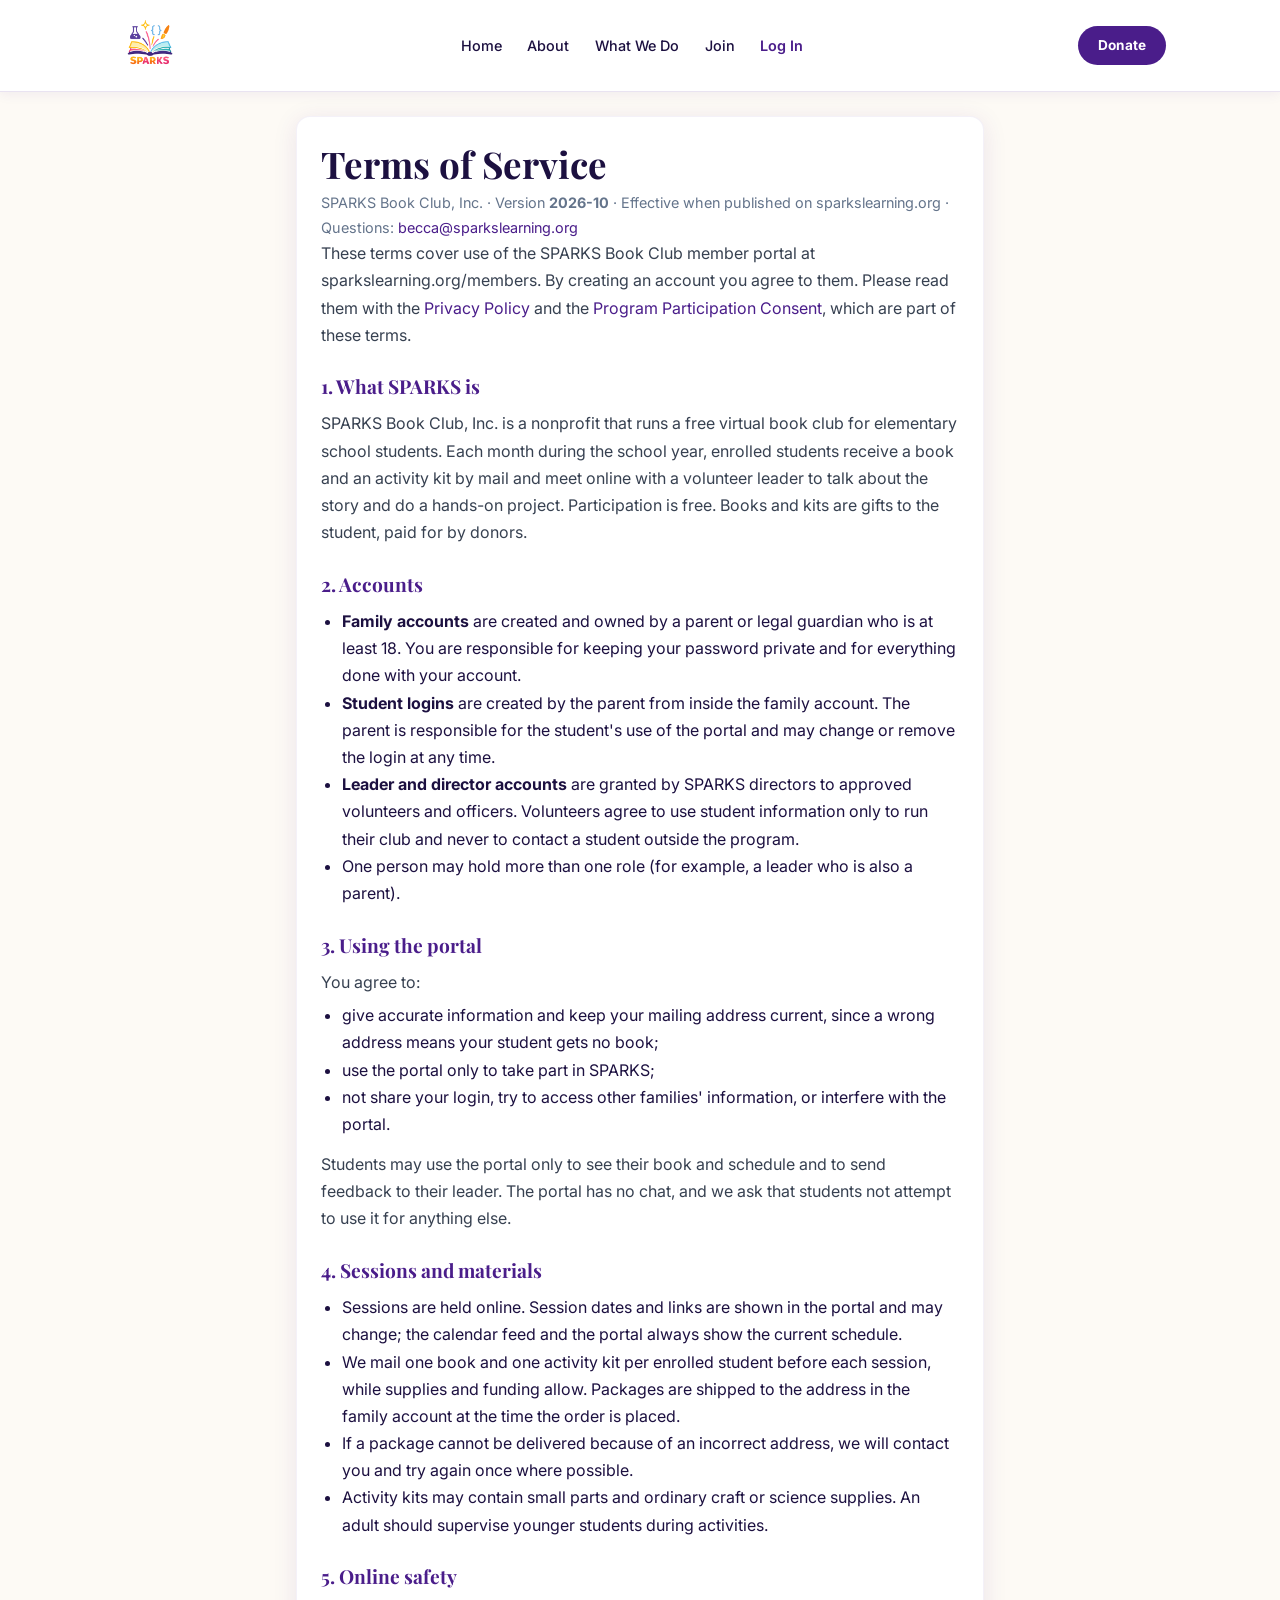
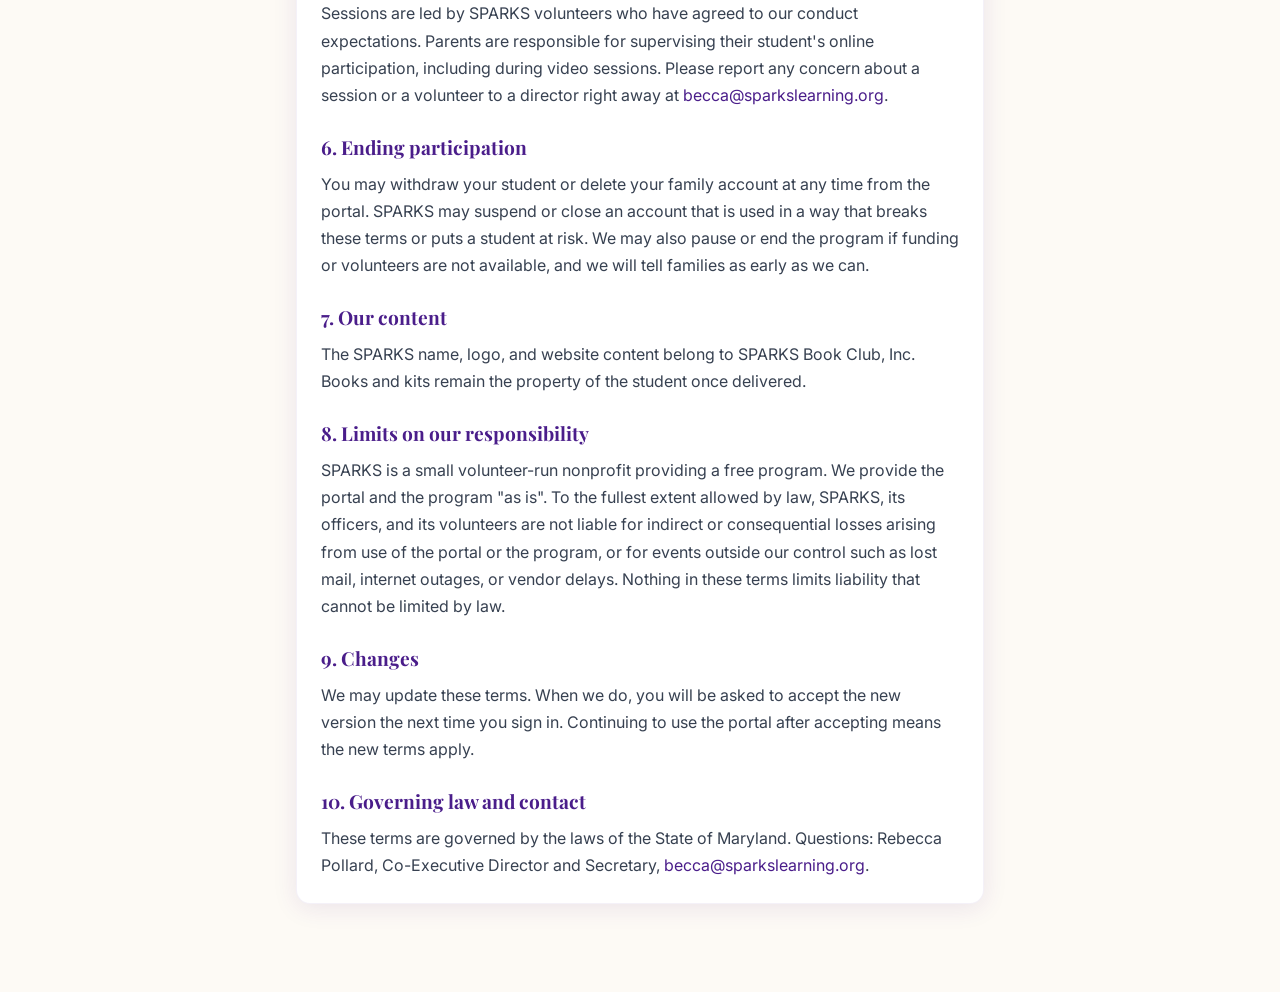
<file: SparkLearningBookClub-main 2/members/legal/terms.html>
<!DOCTYPE html>
<html lang="en">
<head>
  <meta charset="UTF-8" />
  <meta name="viewport" content="width=device-width, initial-scale=1.0" />
  <meta name="robots" content="noindex" />
  <title>Terms of Service — SPARKS Book Club</title>
  <link rel="icon" type="image/png" href="../../images/favicon.png">
  <link rel="stylesheet" href="../../styles.css" />
  <link rel="stylesheet" href="../members.css" />
  <style>.legal h2{margin-top:1.6rem;font-size:1.2rem;color:var(--purple)} .legal p,.legal li{line-height:1.7} .legal ul{margin:.4rem 0 .8rem 1.3rem} .legal .meta{color:var(--gray);font-size:.9rem}</style>
</head>
<body>
<nav class="pnav">
  <div class="pnav__inner">
    <a href="../../index.html" class="pnav__brand"><img src="../../images/logo/logo.png" alt="SPARKS Book Club"></a>
    <div class="pnav__links"><a href="../../index.html">Home</a><a href="../../about.html">About</a><a href="../../activities.html">What We Do</a><a href="../../join.html">Join</a><a href="../index.html" class="active">Log In</a></div>
    <div class="pnav__user"><a href="../../donate.html" class="btn btn--primary">Donate</a></div>
  </div>
</nav>
<main class="portal portal--narrow legal">
  <div class="panel">
    <h1>Terms of Service</h1>
    <p class="meta">SPARKS Book Club, Inc. · Version <strong>2026-10</strong> · Effective when published on sparkslearning.org · Questions: <a href="mailto:becca@sparkslearning.org">becca@sparkslearning.org</a></p>

    <p>These terms cover use of the SPARKS Book Club member portal at sparkslearning.org/members. By creating an account you agree to them. Please read them with the <a href="privacy.html">Privacy Policy</a> and the <a href="program.html">Program Participation Consent</a>, which are part of these terms.</p>

    <h2>1. What SPARKS is</h2>
    <p>SPARKS Book Club, Inc. is a nonprofit that runs a free virtual book club for elementary school students. Each month during the school year, enrolled students receive a book and an activity kit by mail and meet online with a volunteer leader to talk about the story and do a hands-on project. Participation is free. Books and kits are gifts to the student, paid for by donors.</p>

    <h2>2. Accounts</h2>
    <ul>
      <li><strong>Family accounts</strong> are created and owned by a parent or legal guardian who is at least 18. You are responsible for keeping your password private and for everything done with your account.</li>
      <li><strong>Student logins</strong> are created by the parent from inside the family account. The parent is responsible for the student's use of the portal and may change or remove the login at any time.</li>
      <li><strong>Leader and director accounts</strong> are granted by SPARKS directors to approved volunteers and officers. Volunteers agree to use student information only to run their club and never to contact a student outside the program.</li>
      <li>One person may hold more than one role (for example, a leader who is also a parent).</li>
    </ul>

    <h2>3. Using the portal</h2>
    <p>You agree to:</p>
    <ul>
      <li>give accurate information and keep your mailing address current, since a wrong address means your student gets no book;</li>
      <li>use the portal only to take part in SPARKS;</li>
      <li>not share your login, try to access other families' information, or interfere with the portal.</li>
    </ul>
    <p>Students may use the portal only to see their book and schedule and to send feedback to their leader. The portal has no chat, and we ask that students not attempt to use it for anything else.</p>

    <h2>4. Sessions and materials</h2>
    <ul>
      <li>Sessions are held online. Session dates and links are shown in the portal and may change; the calendar feed and the portal always show the current schedule.</li>
      <li>We mail one book and one activity kit per enrolled student before each session, while supplies and funding allow. Packages are shipped to the address in the family account at the time the order is placed.</li>
      <li>If a package cannot be delivered because of an incorrect address, we will contact you and try again once where possible.</li>
      <li>Activity kits may contain small parts and ordinary craft or science supplies. An adult should supervise younger students during activities.</li>
    </ul>

    <h2>5. Online safety</h2>
    <p>Sessions are led by SPARKS volunteers who have agreed to our conduct expectations. Parents are responsible for supervising their student's online participation, including during video sessions. Please report any concern about a session or a volunteer to a director right away at <a href="mailto:becca@sparkslearning.org">becca@sparkslearning.org</a>.</p>

    <h2>6. Ending participation</h2>
    <p>You may withdraw your student or delete your family account at any time from the portal. SPARKS may suspend or close an account that is used in a way that breaks these terms or puts a student at risk. We may also pause or end the program if funding or volunteers are not available, and we will tell families as early as we can.</p>

    <h2>7. Our content</h2>
    <p>The SPARKS name, logo, and website content belong to SPARKS Book Club, Inc. Books and kits remain the property of the student once delivered.</p>

    <h2>8. Limits on our responsibility</h2>
    <p>SPARKS is a small volunteer-run nonprofit providing a free program. We provide the portal and the program "as is". To the fullest extent allowed by law, SPARKS, its officers, and its volunteers are not liable for indirect or consequential losses arising from use of the portal or the program, or for events outside our control such as lost mail, internet outages, or vendor delays. Nothing in these terms limits liability that cannot be limited by law.</p>

    <h2>9. Changes</h2>
    <p>We may update these terms. When we do, you will be asked to accept the new version the next time you sign in. Continuing to use the portal after accepting means the new terms apply.</p>

    <h2>10. Governing law and contact</h2>
    <p>These terms are governed by the laws of the State of Maryland. Questions: Rebecca Pollard, Co-Executive Director and Secretary, <a href="mailto:becca@sparkslearning.org">becca@sparkslearning.org</a>.</p>
  </div>
</main>
</body>
</html>
</file>
<file: SparkLearningBookClub-main 2/styles.css>
/* =============================================
   SPARKS Book Club — Global Styles
   ============================================= */

@import url('https://fonts.googleapis.com/css2?family=Playfair+Display:wght@600;700&family=Inter:wght@300;400;500;600&display=swap');

:root {
  --purple:     #4A1D8A;
  --purple-mid: #6B3DB5;
  --purple-lt:  #EDE4F7;
  --gold:       #F5A020;
  --gold-lt:    #FFF7E0;
  --coral:      #E84E6A;
  --coral-lt:   #FDEBF0;
  --teal:       #0D9B8A;
  --teal-lt:    #E0F4F2;
  --green:      #3A9B5C;
  --green-lt:   #E8F5EE;
  --dark:       #1C1040;
  --gray:       #64748B;
  --gray-lt:    #F8F5FD;
  --cream:      #FDFAF5;
  --white:      #FFFFFF;
  --radius:     14px;
  --shadow:     0 4px 24px rgba(74,29,138,0.10);
  --shadow-lg:  0 8px 40px rgba(74,29,138,0.18);
}

*, *::before, *::after { box-sizing: border-box; margin: 0; padding: 0; }

html { scroll-behavior: smooth; }

body {
  font-family: 'Inter', sans-serif;
  color: var(--dark);
  background: var(--cream);
  line-height: 1.65;
}

/* ── Typography ── */
h1, h2, h3, h4 {
  font-family: 'Playfair Display', serif;
  line-height: 1.25;
  color: var(--dark);
}
h1 { font-size: clamp(2rem, 5vw, 3.25rem); }
h2 { font-size: clamp(1.5rem, 3.5vw, 2.25rem); }
h3 { font-size: 1.25rem; }
p  { color: #374151; }

a { color: var(--purple); text-decoration: none; }
a:hover { text-decoration: underline; }

img { max-width: 100%; display: block; }

/* ── Layout helpers ── */
.container {
  max-width: 1100px;
  margin: 0 auto;
  padding: 0 1.5rem;
}
.section {
  padding: 5rem 0;
}
.section--shaded { background: var(--gray-lt); }
.section--purple { background: var(--purple); color: var(--white); }
.section--gold   { background: var(--gold-lt); }
.section--teal   { background: var(--teal-lt); }
.section--green  { background: var(--green-lt); }
.section--coral  { background: var(--coral-lt); }
.section--cream  { background: var(--cream); }

.section--purple h2,
.section--purple > .container > h3,
.section--purple h3 { color: var(--white); }
.section--purple .card h3 { color: var(--dark); }

.text-center { text-align: center; }
.mt-1 { margin-top: .5rem; }
.mt-2 { margin-top: 1rem; }
.mt-3 { margin-top: 1.5rem; }
.mt-4 { margin-top: 2rem; }
.mb-2 { margin-bottom: 1rem; }
.mb-4 { margin-bottom: 2rem; }

/* ── Buttons ── */
.btn {
  display: inline-block;
  padding: .8rem 2rem;
  border-radius: 50px;
  font-weight: 700;
  font-size: .95rem;
  cursor: pointer;
  transition: transform .15s, box-shadow .15s;
  border: none;
  text-decoration: none;
  letter-spacing: .01em;
}
.btn:hover { transform: translateY(-2px); box-shadow: var(--shadow-lg); text-decoration: none; }
.btn--primary   { background: var(--purple); color: var(--white); }
.btn--gold      { background: var(--gold);   color: var(--dark); font-weight: 700; }
.btn--outline   { background: transparent; border: 2px solid var(--white); color: var(--white); }
.btn--coral     { background: var(--coral);  color: var(--white); }
.btn--teal      { background: var(--teal);   color: var(--white); }
.btn--green     { background: var(--green);  color: var(--white); }

/* ── Splash screen ── */
#splash {
  position: fixed;
  inset: 0;
  z-index: 9999;
  background: #fff;
  display: flex;
  align-items: center;
  justify-content: center;
  transition: opacity .7s ease;
}
#splash.fade-out { opacity: 0; pointer-events: none; }
#splashVideo {
  max-width: 480px;
  width: 90%;
  height: auto;
  display: block;
  border: none;
  outline: none;
  opacity: 0;
  transition: opacity .25s ease;
}
#splashSkip {
  position: absolute;
  bottom: 2rem;
  right: 2rem;
  background: none;
  border: 1.5px solid var(--purple);
  color: var(--purple);
  border-radius: 999px;
  padding: .4rem 1.1rem;
  font-size: .85rem;
  cursor: pointer;
  transition: background .2s, color .2s;
}
#splashSkip:hover { background: var(--purple); color: #fff; }

/* ── Navbar ── */
.nav {
  position: sticky;
  top: 0;
  z-index: 100;
  background: var(--white);
  border-bottom: 1px solid rgba(74,29,138,.12);
  box-shadow: 0 2px 12px rgba(74,29,138,.07);
}
.nav__inner {
  display: flex;
  align-items: center;
  justify-content: space-between;
  padding: .6rem 1.5rem;
  max-width: 1100px;
  margin: 0 auto;
}
.nav__logo {
  display: flex;
  align-items: center;
  gap: .6rem;
  font-family: 'Playfair Display', serif;
  font-size: 1.2rem;
  color: var(--purple);
  font-weight: 700;
  text-decoration: none;
}
.nav__logo-spark { font-size: 1.5rem; }
.nav__links {
  display: flex;
  align-items: center;
  gap: 1.8rem;
  list-style: none;
}
.nav__links a {
  font-size: .9rem;
  font-weight: 500;
  color: var(--dark);
  transition: color .15s;
}
.nav__links a:hover { color: var(--purple); text-decoration: none; }
.nav__links a.active { color: var(--purple); font-weight: 600; }
.nav__cta { margin-left: 1rem; }

/* Hamburger (mobile) */
.nav__toggle {
  display: none;
  background: none;
  border: none;
  cursor: pointer;
  flex-direction: column;
  gap: 5px;
  padding: 4px;
}
.nav__toggle span {
  display: block;
  width: 24px;
  height: 2px;
  background: var(--purple);
  border-radius: 2px;
  transition: all .2s;
}

/* ── Hero ── */
.hero {
  background: linear-gradient(135deg, var(--purple) 0%, var(--purple-mid) 60%, #8B4FD0 100%);
  color: var(--white);
  padding: 6rem 1.5rem 5rem;
  text-align: center;
  position: relative;
  overflow: hidden;
}
.hero::before {
  content: '';
  position: absolute;
  inset: 0;
  background: url("data:image/svg+xml,%3Csvg width='60' height='60' viewBox='0 0 60 60' xmlns='http://www.w3.org/2000/svg'%3E%3Cg fill='none' fill-rule='evenodd'%3E%3Cg fill='%23ffffff' fill-opacity='0.05'%3E%3Cpath d='M36 34v-4h-2v4h-4v2h4v4h2v-4h4v-2h-4zm0-30V0h-2v4h-4v2h4v4h2V6h4V4h-4zM6 34v-4H4v4H0v2h4v4h2v-4h4v-2H6zM6 4V0H4v4H0v2h4v4h2V6h4V4H6z'/%3E%3C/g%3E%3C/g%3E%3C/svg%3E");
}
.hero__eyebrow {
  display: inline-block;
  background: rgba(255,255,255,.18);
  border: 1px solid rgba(255,255,255,.35);
  border-radius: 50px;
  padding: .35rem 1.1rem;
  font-size: .8rem;
  font-weight: 600;
  letter-spacing: .1em;
  text-transform: uppercase;
  margin-bottom: 1.25rem;
}
.hero h1 { margin-bottom: 1.25rem; color: var(--white); }
.hero p  { font-size: 1.1rem; max-width: 600px; margin: 0 auto 2rem; color: rgba(255,255,255,.92); }
.hero__buttons { display: flex; gap: 1rem; justify-content: center; flex-wrap: wrap; }
.hero__sparkles {
  position: absolute;
  font-size: 2rem;
  opacity: .35;
  pointer-events: none;
  animation: float 6s ease-in-out infinite;
}
@keyframes float {
  0%,100% { transform: translateY(0) rotate(0deg); }
  50%      { transform: translateY(-14px) rotate(8deg); }
}
@keyframes bounce {
  0%,100% { transform: translateY(0); }
  40%     { transform: translateY(-10px); }
  60%     { transform: translateY(-5px); }
}
@keyframes pulse {
  0%,100% { box-shadow: 0 0 0 0 rgba(245,160,32,.4); }
  50%     { box-shadow: 0 0 0 10px rgba(245,160,32,0); }
}

/* ── Stat bar ── */
.stats {
  background: var(--white);
  box-shadow: var(--shadow);
  border-radius: var(--radius);
  display: grid;
  grid-template-columns: repeat(3, 1fr);
  gap: 0;
  margin: -2rem auto 0;
  max-width: 860px;
  position: relative;
  z-index: 2;
}
.stats__item {
  padding: 1.75rem 1rem;
  text-align: center;
  border-right: 1px solid #EDE4F7;
  opacity: 0;
  transform: translateY(16px) scale(0.94);
  transition: opacity .5s ease, transform .5s cubic-bezier(.175,.885,.32,1.275);
}
.stats__item.stats--popped {
  opacity: 1;
  transform: translateY(0) scale(1);
}
.stats__item:last-child { border-right: none; }
.stats__num {
  font-family: 'Playfair Display', serif;
  font-size: 2.2rem;
  color: var(--purple);
  line-height: 1;
  margin-bottom: .3rem;
}
.stats__label {
  font-size: .82rem;
  text-transform: uppercase;
  letter-spacing: .06em;
  color: var(--gray);
  font-weight: 500;
}

/* ── Cards ── */
.cards {
  display: grid;
  gap: 1.5rem;
  grid-template-columns: repeat(auto-fit, minmax(260px, 1fr));
}
.card {
  background: var(--white);
  border-radius: var(--radius);
  padding: 2rem;
  box-shadow: var(--shadow);
  transition: transform .2s, box-shadow .2s;
}
.card:hover { transform: translateY(-4px); box-shadow: var(--shadow-lg); }
.card__icon {
  width: 52px;
  height: 52px;
  border-radius: 12px;
  background: var(--purple-lt);
  display: flex;
  align-items: center;
  justify-content: center;
  font-size: 1.4rem;
  margin-bottom: 1rem;
}
.card__icon--gold  { background: var(--gold-lt); }
.card__icon--coral { background: var(--coral-lt); }
.card__icon--teal  { background: var(--teal-lt); }
.card__icon--green { background: var(--green-lt); }
.card h3 { margin-bottom: .5rem; }
.card p  { font-size: .9rem; }

/* ── Activity Cards (horizontal, real examples) ── */
.activity-cards { display: grid; gap: 1.25rem; }
.activity-card {
  background: var(--white);
  border-radius: var(--radius);
  box-shadow: var(--shadow);
  display: grid;
  grid-template-columns: auto 1fr;
  gap: 1.5rem;
  padding: 1.75rem 2rem;
  border-left: 5px solid var(--purple);
  transition: transform .2s, box-shadow .2s;
  align-items: start;
}
.activity-card:hover { transform: translateY(-3px); box-shadow: var(--shadow-lg); }
.activity-card--gold  { border-left-color: var(--gold); }
.activity-card--teal  { border-left-color: var(--teal); }
.activity-card--green { border-left-color: var(--green); }
.activity-card--coral { border-left-color: var(--coral); }
.activity-card__icon {
  font-size: 2.2rem;
  line-height: 1;
  padding-top: .15rem;
}
.activity-card__content h3 { margin-bottom: .35rem; font-size: 1.1rem; }
.activity-card__content p  { font-size: .9rem; color: var(--gray); margin-bottom: .5rem; }
.activity-card__tag {
  display: inline-block;
  font-size: .72rem;
  font-weight: 600;
  letter-spacing: .07em;
  text-transform: uppercase;
  padding: .2rem .7rem;
  border-radius: 50px;
  background: var(--purple-lt);
  color: var(--purple);
}
.activity-card--gold  .activity-card__tag { background: var(--gold-lt);  color: #7A5000; }
.activity-card--teal  .activity-card__tag { background: var(--teal-lt);  color: #075C52; }
.activity-card--green .activity-card__tag { background: var(--green-lt); color: #1F5C35; }
.activity-card--coral .activity-card__tag { background: var(--coral-lt); color: #8C1A33; }

/* ── Team Cards ── */
.team-cards {
  display: grid;
  gap: 1.25rem;
  grid-template-columns: repeat(auto-fit, minmax(240px, 1fr));
}
.team-card {
  background: var(--white);
  border-radius: var(--radius);
  padding: 1.75rem;
  box-shadow: var(--shadow);
  text-align: center;
  transition: transform .2s, box-shadow .2s;
}
.team-card:hover { transform: translateY(-3px); box-shadow: var(--shadow-lg); }
.team-card__avatar {
  width: 64px;
  height: 64px;
  border-radius: 50%;
  background: var(--purple-lt);
  display: flex;
  align-items: center;
  justify-content: center;
  font-size: 1.8rem;
  margin: 0 auto 1rem;
}
.team-card__avatar--gold  { background: var(--gold-lt); }
.team-card__avatar--teal  { background: var(--teal-lt); }
.team-card__avatar--green { background: var(--green-lt); }
.team-card h3 { font-size: 1.05rem; margin-bottom: .25rem; }
.team-card__role {
  font-size: .8rem;
  font-weight: 600;
  color: var(--purple);
  text-transform: uppercase;
  letter-spacing: .07em;
  margin-bottom: .5rem;
  display: block;
}
.team-card p { font-size: .85rem; color: var(--gray); }

/* ── Highlight Box ("Open your packages!") ── */
.highlight-box {
  background: linear-gradient(135deg, var(--gold-lt) 0%, #FFF0C4 100%);
  border: 2px solid var(--gold);
  border-radius: var(--radius);
  padding: 2rem 2.5rem;
  display: flex;
  gap: 1.5rem;
  align-items: center;
  box-shadow: 0 4px 20px rgba(245,160,32,.2);
}
.highlight-box__icon {
  font-size: 3rem;
  flex-shrink: 0;
  animation: bounce 2.5s ease-in-out infinite;
  line-height: 1;
}
.highlight-box h3 { color: var(--dark); margin-bottom: .4rem; font-size: 1.3rem; }
.highlight-box p  { color: #5A4000; font-size: .95rem; }
.highlight-box--teal {
  background: linear-gradient(135deg, var(--teal-lt) 0%, #C8EDE9 100%);
  border-color: var(--teal);
  box-shadow: 0 4px 20px rgba(13,155,138,.15);
}
.highlight-box--teal p { color: #074F47; }

/* ── Book Chips ── */
.book-chips {
  display: flex;
  flex-wrap: wrap;
  gap: .6rem;
  justify-content: center;
  margin-top: 1.5rem;
}
.book-chip {
  display: inline-flex;
  align-items: center;
  gap: .4rem;
  background: var(--white);
  border: 1.5px solid var(--purple-lt);
  border-radius: 50px;
  padding: .4rem 1rem;
  font-size: .83rem;
  font-weight: 500;
  color: var(--dark);
  box-shadow: 0 2px 8px rgba(74,29,138,.07);
  transition: border-color .15s, transform .15s;
}
.book-chip:hover { border-color: var(--purple); transform: translateY(-1px); }
.book-chip__dot {
  width: 8px;
  height: 8px;
  border-radius: 50%;
  background: var(--purple);
  flex-shrink: 0;
}

/* ── Badge ── */
.badge {
  display: inline-block;
  padding: .25rem .8rem;
  border-radius: 50px;
  font-size: .75rem;
  font-weight: 700;
  letter-spacing: .06em;
  text-transform: uppercase;
  vertical-align: middle;
}
.badge--gold   { background: var(--gold-lt);  color: #7A5000; border: 1px solid var(--gold); }
.badge--teal   { background: var(--teal-lt);  color: #075C52; border: 1px solid var(--teal); }
.badge--purple { background: var(--purple-lt); color: var(--purple); border: 1px solid var(--purple-lt); }
.badge--coral  { background: var(--coral-lt); color: #8C1A33; border: 1px solid var(--coral); }
.badge--green  { background: var(--green-lt); color: #1F5C35; border: 1px solid var(--green); }

/* ── Section header ── */
.section-header { text-align: center; margin-bottom: 3rem; }
.section-header .eyebrow,
.eyebrow {
  display: inline-block;
  color: var(--purple);
  font-size: .8rem;
  font-weight: 600;
  letter-spacing: .1em;
  text-transform: uppercase;
  margin-bottom: .5rem;
}
.section-header h2 { margin-bottom: .75rem; }
.section-header p  { max-width: 580px; margin: 0 auto; color: var(--gray); }

/* ── Quote / callout ── */
.callout {
  background: var(--purple-lt);
  border-left: 4px solid var(--purple);
  border-radius: 0 var(--radius) var(--radius) 0;
  padding: 1.5rem 2rem;
  margin: 2rem 0;
}
.callout p {
  font-family: 'Playfair Display', serif;
  font-size: 1.15rem;
  color: var(--purple);
  font-style: italic;
}
.callout--teal {
  background: var(--teal-lt);
  border-left-color: var(--teal);
}
.callout--teal p { color: #075C52; }

/* ── Youth-led banner ── */
.youth-banner {
  background: linear-gradient(135deg, var(--purple-lt), var(--teal-lt));
  border: 1.5px solid var(--purple-lt);
  border-radius: var(--radius);
  padding: 1.5rem 2rem;
  display: flex;
  gap: 1rem;
  align-items: center;
}
.youth-banner__icon { font-size: 2rem; flex-shrink: 0; }
.youth-banner h3 { margin-bottom: .3rem; font-size: 1.1rem; }
.youth-banner p  { font-size: .9rem; color: var(--gray); }

/* ── Carousel ── */
.carousel {
  position: relative;
  border-radius: var(--radius);
  overflow: hidden;
  box-shadow: var(--shadow-lg);
  background: var(--dark);
  user-select: none;
  max-width: 720px;
  margin-left: auto;
  margin-right: auto;
}
.carousel__track {
  display: flex;
  transition: transform .45s cubic-bezier(.4,0,.2,1);
}
.carousel__slide {
  min-width: 100%;
  aspect-ratio: 16/9;
  display: flex;
  align-items: center;
  justify-content: center;
}
.carousel__slide img {
  width: 100%;
  height: 100%;
  object-fit: contain;
  background: var(--dark);
}
.carousel__btn {
  position: absolute;
  top: 50%;
  transform: translateY(-50%);
  background: rgba(255,255,255,.88);
  border: none;
  border-radius: 50%;
  width: 44px;
  height: 44px;
  font-size: 1.6rem;
  line-height: 1;
  color: var(--dark);
  cursor: pointer;
  box-shadow: 0 2px 12px rgba(0,0,0,.2);
  transition: background .2s, transform .2s;
  display: flex;
  align-items: center;
  justify-content: center;
  z-index: 2;
}
.carousel__btn:hover { background: var(--white); transform: translateY(-50%) scale(1.08); }
.carousel__btn--prev { left: .75rem; }
.carousel__btn--next { right: .75rem; }
.carousel__dots {
  position: absolute;
  bottom: .75rem;
  left: 50%;
  transform: translateX(-50%);
  display: flex;
  gap: .4rem;
  z-index: 2;
}
.carousel__dot {
  width: 8px;
  height: 8px;
  border-radius: 50%;
  background: rgba(255,255,255,.45);
  border: none;
  cursor: pointer;
  padding: 0;
  transition: background .2s, transform .2s;
}
.carousel__dot.active {
  background: var(--white);
  transform: scale(1.25);
}

/* ── Donate page ── */
.donate-tiers {
  display: grid;
  gap: 1.5rem;
  grid-template-columns: repeat(auto-fit, minmax(220px, 1fr));
}
.tier {
  border: 2px solid var(--purple-lt);
  border-radius: var(--radius);
  padding: 2rem 1.5rem;
  text-align: center;
  transition: border-color .2s, transform .2s;
  background: var(--white);
}
.tier:hover  { border-color: var(--purple); transform: translateY(-4px); }
.tier--featured {
  border-color: var(--purple);
  background: var(--purple-lt);
  position: relative;
}
.tier__badge {
  position: absolute;
  top: -12px;
  left: 50%;
  transform: translateX(-50%);
  background: var(--purple);
  color: var(--white);
  font-size: .7rem;
  font-weight: 700;
  letter-spacing: .08em;
  text-transform: uppercase;
  padding: .25rem .75rem;
  border-radius: 50px;
  white-space: nowrap;
}
.tier__amount {
  font-family: 'Playfair Display', serif;
  font-size: 2.2rem;
  color: var(--purple);
  margin-bottom: .25rem;
}
.tier__label { font-weight: 700; margin-bottom: .5rem; font-size: 1rem; }
.tier p { font-size: .85rem; color: var(--gray); margin-bottom: 1.25rem; }
.tier .btn--primary { animation: pulse 2.5s ease-in-out infinite; }
.btn--disabled {
  background: #ccc;
  color: #888;
  cursor: not-allowed;
  pointer-events: none;
  border-color: #ccc;
}
.tier--featured .btn--disabled { animation: none; }
.donate-coming-soon {
  background: var(--gold);
  color: var(--dark);
  border-radius: var(--radius);
  padding: 1.25rem 2rem;
  text-align: center;
  font-weight: 600;
  font-size: 1.05rem;
  max-width: 640px;
  margin: 0 auto 2.5rem;
}
.donate-coming-soon span { font-weight: 400; font-size: .9rem; display: block; margin-top: .35rem; }

/* ── Join form area ── */
.join-box {
  background: var(--white);
  border-radius: var(--radius);
  box-shadow: var(--shadow-lg);
  overflow: hidden;
  max-width: 720px;
  margin: 0 auto;
}
.join-box__header {
  background: linear-gradient(135deg, var(--purple), var(--purple-mid));
  color: var(--white);
  padding: 2.5rem 2rem;
  text-align: center;
}
.join-box__header h2 { margin-bottom: .5rem; color: var(--white); }
.join-box__body {
  padding: 2.5rem 2rem;
  text-align: center;
}
.join-box__body p { margin-bottom: 1.5rem; }

/* ── FAQ items ── */
.faq-list { display: grid; gap: 1rem; }
.faq-item {
  background: var(--white);
  border-radius: var(--radius);
  padding: 1.5rem 1.75rem;
  box-shadow: var(--shadow);
  border-left: 4px solid var(--purple-lt);
  transition: border-color .2s;
}
.faq-item:hover { border-left-color: var(--purple); }
.faq-item h3 { font-size: 1rem; margin-bottom: .4rem; font-family: 'Inter', sans-serif; font-weight: 600; }
.faq-item p  { font-size: .9rem; color: var(--gray); }

/* ── Ice-breaker strip ── */
.icebreaker-strip {
  background: linear-gradient(135deg, var(--coral-lt), var(--gold-lt));
  border-radius: var(--radius);
  padding: 2rem 2.5rem;
  text-align: center;
}
.icebreaker-strip h3 { margin-bottom: 1rem; }
.icebreaker-questions {
  display: flex;
  flex-wrap: wrap;
  gap: .75rem;
  justify-content: center;
}
.icebreaker-q {
  background: var(--white);
  border-radius: 50px;
  padding: .5rem 1.25rem;
  font-size: .88rem;
  font-weight: 500;
  color: var(--dark);
  box-shadow: 0 2px 8px rgba(0,0,0,.07);
}

/* ── Footer ── */
.footer {
  background: var(--dark);
  color: rgba(255,255,255,.7);
  padding: 3rem 1.5rem 2rem;
}
.footer__inner {
  max-width: 1100px;
  margin: 0 auto;
  display: grid;
  grid-template-columns: 1.4fr 1fr 1fr;
  gap: 3rem;
}
.footer__brand {
  display: flex;
  align-items: center;
  gap: .5rem;
  font-family: 'Playfair Display', serif;
  font-size: 1.1rem;
  color: var(--white);
  margin-bottom: .75rem;
  text-decoration: none;
}
.footer p { font-size: .85rem; line-height: 1.7; color: rgba(255,255,255,.7); }
.footer h4 {
  color: var(--white);
  font-family: 'Inter', sans-serif;
  font-size: .8rem;
  font-weight: 600;
  letter-spacing: .1em;
  text-transform: uppercase;
  margin-bottom: .75rem;
}
.footer ul { list-style: none; }
.footer ul li { margin-bottom: .4rem; }
.footer ul li a {
  color: rgba(255,255,255,.65);
  font-size: .875rem;
  transition: color .15s;
}
.footer ul li a:hover { color: var(--white); text-decoration: none; }
.footer__bottom {
  max-width: 1100px;
  margin: 2rem auto 0;
  padding-top: 1.5rem;
  border-top: 1px solid rgba(255,255,255,.1);
  display: flex;
  justify-content: space-between;
  align-items: center;
  flex-wrap: wrap;
  gap: .5rem;
  font-size: .8rem;
}
.footer__501 {
  display: inline-block;
  background: rgba(245,160,32,.15);
  border: 1px solid rgba(245,160,32,.3);
  color: var(--gold);
  border-radius: 50px;
  padding: .2rem .8rem;
  font-size: .75rem;
  font-weight: 600;
  margin-top: .5rem;
}

/* ── Package Opening Animation ── */
.pkg-section {
  background: linear-gradient(180deg, var(--cream) 0%, var(--gold-lt) 50%, var(--cream) 100%);
}
.pkg-stage {
  display: flex;
  justify-content: center;
  align-items: center;
  height: 280px;
  perspective: 900px;
  perspective-origin: 50% 30%;
  margin: 0 auto;
  overflow: visible;
}
.pkg-wrap {
  position: relative;
  width: 200px;
  height: 215px;
  flex-shrink: 0;
  transform-style: preserve-3d;
  animation: pkgWiggle 4s ease-in-out 1.5s infinite;
  cursor: pointer;
}
.pkg-wrap.open { animation: none; }
@keyframes pkgWiggle {
  0%, 78%, 100% { transform: rotate(0deg) scale(1); }
  81%  { transform: rotate(-4deg) scale(1.02); }
  84%  { transform: rotate( 4deg) scale(1.02); }
  87%  { transform: rotate(-2deg) scale(1.01); }
  90%  { transform: rotate( 2deg) scale(1.01); }
  93%  { transform: rotate(-1deg) scale(1); }
}
/* Lid open keyframe — smooth arc, ease-out so it swings and settles */
@keyframes lidFlipOpen {
  0%   { transform: rotateX(0deg); }
  100% { transform: rotateX(-170deg); }
}

/* Lid — looks like two cardboard flaps meeting in the middle */
.pkg-lid {
  position: absolute;
  top: 0; left: -4px;
  width: 208px;
  height: 72px;
  transform-origin: center bottom;
  z-index: 3;
}
/* Snap closed quickly when replaying */
.pkg-wrap:not(.open) .pkg-lid {
  transition: transform 0.25s ease-in;
}
.pkg-lid__face {
  width: 100%; height: 100%;
  background: linear-gradient(150deg, #E8A820 0%, #C07A08 100%);
  border-radius: 8px 8px 2px 2px;
  box-shadow: 0 -4px 16px rgba(0,0,0,.14), inset 0 1px 0 rgba(255,255,255,.28);
  position: relative;
  overflow: hidden;
}
/* Left and right flap shading */
.pkg-lid__face::before {
  content: '';
  position: absolute;
  inset: 0;
  background:
    linear-gradient(to right, rgba(0,0,0,.12) 0%, transparent 28%),
    linear-gradient(to left,  rgba(0,0,0,.09) 0%, transparent 28%);
}
/* Center fold crease — the line where the two flaps meet */
.pkg-lid__face::after {
  content: '';
  position: absolute;
  top: 0; bottom: 0;
  left: 50%;
  width: 2px;
  background: rgba(0,0,0,.22);
  transform: translateX(-50%);
}
.pkg-wrap.open .pkg-lid {
  animation: lidFlipOpen 1.5s ease-out forwards;
}
/* Box body */
.pkg-body {
  position: absolute;
  top: 72px; left: 0;
  width: 200px; height: 140px;
  background: linear-gradient(155deg, #E09A18 0%, #B06808 100%);
  border-radius: 0 0 10px 10px;
  box-shadow: 0 16px 48px rgba(140,75,0,.4), 0 4px 14px rgba(0,0,0,.14);
  overflow: hidden;
}
/* Side shading for 3D depth illusion */
.pkg-body::before {
  content: '';
  position: absolute;
  inset: 0;
  background: linear-gradient(to right, rgba(0,0,0,.1) 0%, transparent 20%, transparent 80%, rgba(0,0,0,.15) 100%);
}
/* Horizontal tape strip */
.pkg-tape {
  position: absolute;
  top: 50%; left: 0; right: 0;
  height: 18px;
  background: rgba(255,255,255,.24);
  transform: translateY(-50%);
}
/* Items — stay close to the box mouth */
.pkg-items {
  position: absolute;
  top: 62px; left: 50%;
  z-index: 5;
  pointer-events: none;
}
.pkg-item {
  position: absolute;
  transform: translateX(-50%);
  opacity: 0;
  font-size: 2.4rem;
  filter: drop-shadow(0 3px 6px rgba(0,0,0,.22));
  transition: none;
}
/* Items fan out — well spaced but naturally scattered */
.pkg-wrap.open .pkg-item:nth-child(1) {
  transform: translateX(calc(-50% - 115px)) translateY(-70px) rotate(-20deg);
  opacity: 1; font-size: 2.4rem;
  transition: opacity .1s 1.15s, transform .55s cubic-bezier(.175,.885,.32,1.275) 1.15s;
}
.pkg-wrap.open .pkg-item:nth-child(2) {
  transform: translateX(calc(-50% - 62px)) translateY(-96px) rotate(15deg);
  opacity: 1; font-size: 2.4rem;
  transition: opacity .1s 1.25s, transform .55s cubic-bezier(.175,.885,.32,1.275) 1.25s;
}
.pkg-wrap.open .pkg-item:nth-child(3) {
  transform: translateX(calc(-50% - 12px)) translateY(-80px) rotate(-8deg);
  opacity: 1; font-size: 2.4rem;
  transition: opacity .1s 1.35s, transform .55s cubic-bezier(.175,.885,.32,1.275) 1.35s;
}
.pkg-wrap.open .pkg-item:nth-child(4) {
  transform: translateX(calc(-50% + 42px)) translateY(-100px) rotate(10deg);
  opacity: 1; font-size: 2.4rem;
  transition: opacity .1s 1.45s, transform .55s cubic-bezier(.175,.885,.32,1.275) 1.45s;
}
.pkg-wrap.open .pkg-item:nth-child(5) {
  transform: translateX(calc(-50% + 72px)) translateY(-74px) rotate(-16deg);
  opacity: 1; font-size: 2.4rem;
  transition: opacity .1s 1.1s, transform .55s cubic-bezier(.175,.885,.32,1.275) 1.1s;
}
.pkg-wrap.open .pkg-item:nth-child(6) {
  transform: translateX(calc(-50% + 132px)) translateY(-90px) rotate(22deg);
  opacity: 1; font-size: 2.4rem;
  transition: opacity .1s 1.3s, transform .55s cubic-bezier(.175,.885,.32,1.275) 1.3s;
}

/* ── Scroll Reveal ── */
[data-reveal] {
  opacity: 0;
  transform: translateY(26px);
  transition: opacity 0.55s ease, transform 0.55s ease;
}
[data-reveal].is-visible {
  opacity: 1;
  transform: translateY(0);
}

/* ── Responsive ── */
@media (max-width: 768px) {
  .nav__links { display: none; flex-direction: column; position: absolute; top: 64px; left: 0; right: 0; background: var(--white); padding: 1rem 1.5rem 1.5rem; box-shadow: var(--shadow); gap: 1rem; }
  .nav__links.open { display: flex; }
  .nav__toggle { display: flex; }
  .stats { grid-template-columns: 1fr; }
  .stats__item { border-right: none; border-bottom: 1px solid #EDE4F7; }
  .stats__item:last-child { border-bottom: none; }
  .footer__inner { grid-template-columns: 1fr; gap: 2rem; }
  .hero { padding: 4rem 1.5rem 4rem; }
  .activity-card { grid-template-columns: 1fr; gap: .75rem; }
  .activity-card__icon { font-size: 1.8rem; }
  .highlight-box { flex-direction: column; text-align: center; padding: 1.75rem; }
  .youth-banner { flex-direction: column; text-align: center; }
}

/* ===== Inline text editor (site owner only, via ?edit=1) ===== */
.spark-text-editable {
  cursor: text;
  transition: outline-color 0.1s, background-color 0.1s;
  outline: 1px dashed transparent;
  outline-offset: 4px;
  border-radius: 3px;
}
.spark-text-editable:hover {
  outline-color: var(--purple);
  background-color: rgba(91, 45, 142, 0.07);
}
.spark-text-editable:focus {
  outline: 2px solid var(--purple);
  outline-offset: 4px;
  background-color: rgba(91, 45, 142, 0.09);
}
#spark-edit-toggle {
  position: fixed;
  bottom: 22px;
  right: 22px;
  z-index: 9999;
  background: var(--purple);
  color: #fff;
  border: none;
  padding: 12px 20px;
  font-family: inherit;
  font-weight: 700;
  font-size: .9rem;
  border-radius: 999px;
  cursor: pointer;
  box-shadow: 0 4px 14px rgba(0,0,0,0.2);
}
#spark-edit-toggle:hover { filter: brightness(1.1); }

/* ===== FAQ collapsible (uses native <details>/<summary>) ===== */
.faq-item {
  background: #fff;
  border: 1px solid #e8e3f1;
  border-radius: var(--radius);
  padding: 0;
  margin-bottom: .75rem;
  box-shadow: var(--shadow);
  overflow: hidden;
  transition: box-shadow .15s;
}
.faq-item[open] { box-shadow: var(--shadow-lg); }
.faq-item > summary {
  list-style: none;
  cursor: pointer;
  padding: 1.1rem 1.4rem;
  font-family: var(--font-display, 'Playfair Display', Georgia, serif);
  font-size: 1.1rem;
  font-weight: 600;
  color: var(--dark);
  position: relative;
  padding-right: 3rem;
  transition: background .15s;
}
.faq-item > summary::-webkit-details-marker { display: none; }
.faq-item > summary:hover { background: var(--purple-lt); color: var(--purple); }
.faq-item > summary::after {
  content: '+';
  position: absolute;
  right: 1.4rem;
  top: 50%;
  transform: translateY(-50%);
  font-size: 1.6rem;
  font-weight: 400;
  color: var(--purple);
  line-height: 1;
  transition: transform .2s;
}
.faq-item[open] > summary::after {
  content: '−';
  transform: translateY(-50%) rotate(0deg);
}
.faq-item > p {
  padding: 0 1.4rem 1.2rem;
  margin: 0;
  color: var(--gray);
  line-height: 1.6;
}
</file>
<file: SparkLearningBookClub-main 2/members/members.css>
/* =====================================================================
   SPARKS Member Portal — styles layered on top of ../styles.css
   Uses the site's colour tokens (--purple, --gold, --coral, --teal …).
   Targets: WCAG 2.1 AA contrast, ≥44px touch targets, phone-first.
   ===================================================================== */

/* ── Portal nav: same look as the public site's .nav ── */
.pnav { position: sticky; top: 0; z-index: 100; background: var(--white); border-bottom: 1px solid rgba(74,29,138,.12); box-shadow: 0 2px 12px rgba(74,29,138,.07); }
.pnav__inner { max-width: 1100px; margin: 0 auto; padding: .6rem 1.5rem; display: flex; align-items: center; justify-content: space-between; gap: 1rem; flex-wrap: wrap; }
.pnav__brand img { height: 72px; width: auto; }
.pnav__links { display: flex; align-items: center; gap: 1.6rem; flex-wrap: wrap; }
.pnav__links a { font-size: .9rem; font-weight: 500; color: var(--dark); padding: .4rem 0; min-height: 44px; display: inline-flex; align-items: center; transition: color .15s; }
.pnav__links a:hover { color: var(--purple); text-decoration: none; }
.pnav__links a.active { color: var(--purple); font-weight: 600; }
.pnav__user { display: flex; align-items: center; gap: .9rem; }
.pnav__name { font-weight: 600; color: var(--dark); font-size: .9rem; }
.pnav__user .btn { padding: .5rem 1.25rem; font-size: .85rem; }

/* ── Page hero: the site's gradient + sparkle pattern, compact ── */
.phero { padding: 3.25rem 1.5rem 2.75rem; }
.phero h1 { margin-bottom: .5rem; }
.phero p { margin-bottom: 0; font-size: 1.05rem; }
.phero--family  { background: linear-gradient(135deg, var(--coral) 0%, var(--purple) 100%); }
.phero--leader  { background: linear-gradient(135deg, var(--teal) 0%, var(--purple) 100%); }
.phero--director{ background: linear-gradient(135deg, var(--dark) 0%, var(--purple) 55%, var(--purple-mid) 100%); }
.phero--student { background: linear-gradient(135deg, var(--purple) 0%, var(--purple-mid) 55%, #8B4FD0 100%); }
.phero--student h1 { font-size: clamp(2.2rem, 6vw, 3.2rem); }
.phero .hero__sparkles { color: var(--gold); opacity: .55; }
.phero--float { padding-bottom: 4.5rem; }   /* room for an overlapping stats bar */

/* ── Layout ── */
.portal { max-width: 1100px; margin: 0 auto; padding: 1.5rem 1rem 4rem; }
.portal--narrow { max-width: 720px; }
.portal h1 { font-size: clamp(1.6rem, 4vw, 2.3rem); margin-bottom: .25rem; }
.portal h2 { font-size: 1.35rem; margin-bottom: .75rem; }
.portal h3 { font-size: 1.1rem; }
.subtle { color: var(--gray); font-size: .95rem; }
.grid-2 { display: grid; grid-template-columns: 1fr 1fr; gap: 1.25rem; }
.grid-3 { display: grid; grid-template-columns: repeat(3, 1fr); gap: 1.25rem; }
@media (max-width: 760px) { .grid-2, .grid-3 { grid-template-columns: 1fr; } }

.panel { background: var(--white); border-radius: var(--radius); box-shadow: var(--shadow); padding: 1.5rem; margin-bottom: 1.5rem; }
.panel__head { display: flex; align-items: center; justify-content: space-between; gap: 1rem; flex-wrap: wrap; margin-bottom: 1rem; }
.panel__head h2 { margin: 0; }

/* ── Tabs ── */
.tabs { display: flex; gap: .25rem; border-bottom: 2px solid #E9E2F5; margin-bottom: 1.25rem; flex-wrap: wrap; }
.tabs button { background: none; border: none; padding: .75rem 1rem; font: inherit; font-weight: 600; color: var(--gray); cursor: pointer; border-bottom: 3px solid transparent; margin-bottom: -2px; min-height: 44px; }
.tabs button[aria-selected="true"] { color: var(--purple); border-bottom-color: var(--purple); }
[role="tabpanel"][hidden] { display: none; }

/* ── Forms ── */
.field { margin-bottom: 1rem; }
.field label { display: block; font-weight: 600; margin-bottom: .35rem; color: var(--dark); }
.field .hint { font-size: .85rem; color: var(--gray); margin-top: .3rem; }
.field input, .field select, .field textarea {
  width: 100%; font: inherit; font-size: 1rem; padding: .75rem .9rem; border: 2px solid #D9D0EA; border-radius: 10px;
  background: #fff; color: var(--dark); min-height: 48px;
}
.field textarea { min-height: 96px; resize: vertical; }
.field input:focus, .field select:focus, .field textarea:focus, .btn:focus-visible, button:focus-visible, a:focus-visible {
  outline: 3px solid var(--gold); outline-offset: 2px; border-color: var(--purple);
}
.field--inline { display: grid; grid-template-columns: 1fr 1fr; gap: .75rem; }
@media (max-width: 560px) { .field--inline { grid-template-columns: 1fr; } }
.check { display: flex; gap: .6rem; align-items: flex-start; margin: .75rem 0; }
.check input { width: 22px; height: 22px; margin-top: .15rem; flex: none; }
.btn--sm { padding: .5rem 1rem; font-size: .85rem; }
.btn--block { display: block; width: 100%; text-align: center; }
.btn--outline-purple { background: #fff; border: 2px solid var(--purple); color: var(--purple); }
.btn--ghost { background: transparent; color: var(--purple); box-shadow: none; }
.btn--ghost:hover { background: var(--purple-lt); box-shadow: none; }
.btn:disabled { opacity: .55; cursor: not-allowed; transform: none; }
.btn-row { display: flex; gap: .6rem; flex-wrap: wrap; align-items: center; }

/* ── Notices / pills ── */
.notice { border-radius: 12px; padding: 1rem 1.1rem; margin: 1rem 0; border-left: 5px solid var(--purple); background: var(--purple-lt); color: var(--dark); }
.notice--warn { border-color: var(--gold); background: var(--gold-lt); }
.notice--error { border-color: var(--coral); background: var(--coral-lt); }
.notice--ok { border-color: var(--green); background: var(--green-lt); }
.notice ul { margin: .4rem 0 0 1.2rem; }
.pill { display: inline-block; padding: .25rem .7rem; border-radius: 50px; font-size: .78rem; font-weight: 700; letter-spacing: .02em; white-space: nowrap; }
.pill--gray   { background: #ECEBF3; color: #3F3A5A; }
.pill--gold   { background: var(--gold-lt); color: #7A4A00; }
.pill--coral  { background: var(--coral-lt); color: #9B1F3A; }
.pill--teal   { background: var(--teal-lt); color: #075E54; }
.pill--purple { background: var(--purple-lt); color: var(--purple); }
.pill--green  { background: var(--green-lt); color: #1F6B3A; }

/* ── Tables ── */
.table-wrap { overflow-x: auto; }
table.tbl { width: 100%; border-collapse: collapse; font-size: .93rem; }
.tbl th, .tbl td { text-align: left; padding: .65rem .6rem; border-bottom: 1px solid #EEE9F6; vertical-align: top; }
.tbl th { font-size: .78rem; text-transform: uppercase; letter-spacing: .05em; color: var(--gray); }
.tbl tr:hover td { background: #FBF9FE; }
.tbl td .btn { margin: .1rem 0; }

/* ── Lists ── */
.list { display: flex; flex-direction: column; gap: .75rem; }
.item { display: flex; gap: 1rem; align-items: center; padding: .9rem 1rem; border: 1px solid #EEE9F6; border-radius: 12px; background: #fff; flex-wrap: wrap; }
.item__main { flex: 1; min-width: 200px; }
.item__title { font-weight: 700; color: var(--dark); }
.item__meta { font-size: .85rem; color: var(--gray); }
.item--clickable { cursor: pointer; }
.item--clickable:hover { border-color: var(--purple-mid); box-shadow: var(--shadow); }

/* ── Timeline for request status (4.3) ── */
.steps { display: flex; gap: .25rem; flex-wrap: wrap; margin: .5rem 0 1rem; }
.steps span { font-size: .78rem; padding: .3rem .6rem; border-radius: 50px; background: #ECEBF3; color: #6B6685; }
.steps span.done { background: var(--teal-lt); color: #075E54; }
.steps span.now  { background: var(--purple); color: #fff; }
.steps span.bad  { background: var(--coral-lt); color: #9B1F3A; }

/* ── Student view (5.1): big, simple, friendly ── */
.kid { font-size: 1.15rem; }
.kid h1 { font-size: clamp(1.9rem, 5vw, 2.8rem); }
.kid .btn { font-size: 1.1rem; padding: 1rem 2rem; min-height: 56px; }
.book-hero { display: grid; grid-template-columns: 220px 1fr; gap: 2rem; align-items: center; background: var(--white); color: var(--dark); border-radius: 20px; padding: 2rem; box-shadow: var(--shadow-lg); border-top: 6px solid var(--gold); margin-top: -2.5rem; position: relative; z-index: 2; }
.book-hero img, .book-hero .cover-ph { width: 220px; height: 300px; object-fit: cover; border-radius: 12px; box-shadow: var(--shadow-lg); background: var(--purple-lt); display: flex; align-items: center; justify-content: center; font-size: 4rem; }
.book-hero h2 { color: var(--purple); }
.book-hero p { color: #374151; }
.book-hero .eyebrow { color: var(--coral); }
@media (max-width: 640px) { .book-hero { grid-template-columns: 1fr; justify-items: center; text-align: center; } }
.countdown { text-align: center; padding: 1.5rem; }
.countdown__num { font-family: 'Playfair Display', serif; font-size: clamp(3rem, 12vw, 5.5rem); color: var(--purple); line-height: 1; }
.countdown__label { font-size: 1.2rem; font-weight: 600; color: var(--dark); }
.stars { display: flex; gap: .4rem; justify-content: center; }
.stars button { font-size: 2.6rem; background: none; border: none; cursor: pointer; filter: grayscale(1); opacity: .45; transition: transform .1s; min-width: 56px; min-height: 56px; line-height: 1; }
.stars button[aria-checked="true"], .stars button.lit { filter: none; opacity: 1; transform: scale(1.1); }
.cal-list { list-style: none; padding: 0; }
.cal-list li { display: flex; gap: 1rem; align-items: center; padding: .8rem 0; border-bottom: 1px dashed #E3DCF2; }
.cal-date { width: 64px; text-align: center; background: var(--purple-lt); border-radius: 12px; padding: .4rem 0; flex: none; }
.cal-date b { display: block; font-size: 1.4rem; color: var(--purple); line-height: 1.1; }
.cal-date small { font-size: .75rem; text-transform: uppercase; font-weight: 700; color: var(--purple-mid); }

/* ── Toasts ── */
#toasts { position: fixed; bottom: 1rem; left: 50%; transform: translateX(-50%); display: flex; flex-direction: column; gap: .5rem; z-index: 999; width: min(92vw, 480px); }
.toast { padding: .9rem 1.1rem; border-radius: 12px; background: var(--dark); color: #fff; box-shadow: var(--shadow-lg); font-weight: 500; animation: toastIn .25s ease; }
.toast--ok { background: var(--green); } .toast--error { background: var(--coral); } .toast--warn { background: #9A5B00; }
.toast--out { opacity: 0; transition: opacity .4s; }
@keyframes toastIn { from { transform: translateY(12px); opacity: 0; } to { transform: none; opacity: 1; } }

/* ── Login card ── */
.auth-card { max-width: 460px; margin: 2rem auto; }
.auth-card .tabs { justify-content: center; }
.auth-footer { text-align: center; font-size: .9rem; color: var(--gray); margin-top: 1rem; }

/* ── Misc ── */
details.acc { border: 1px solid #EEE9F6; border-radius: 12px; padding: .75rem 1rem; margin-bottom: .6rem; background: #fff; }
details.acc summary { cursor: pointer; font-weight: 700; min-height: 32px; }
.mono { font-family: ui-monospace, SFMono-Regular, Menlo, monospace; font-size: .85rem; word-break: break-all; }
.copy-row { display: flex; gap: .5rem; align-items: center; }
.copy-row input { flex: 1; }
.sr-only { position: absolute; width: 1px; height: 1px; overflow: hidden; clip: rect(0 0 0 0); }
.kpi { display: grid; grid-template-columns: repeat(auto-fit, minmax(140px, 1fr)); gap: .75rem; }
.kpi div { background: var(--gray-lt); border-radius: 12px; padding: .9rem; text-align: center; }
.kpi b { display: block; font-size: 1.6rem; color: var(--purple); font-family: 'Playfair Display', serif; }
.kpi span { font-size: .8rem; color: var(--gray); font-weight: 600; text-transform: uppercase; letter-spacing: .04em; }
/* stats bar overlapping the hero, like the home page */
.kpi--float { gap: 0; background: var(--white); box-shadow: var(--shadow); border-radius: var(--radius); margin: -2.6rem auto 1.75rem; position: relative; z-index: 2; overflow: hidden; }
.kpi--float div { background: none; border-radius: 0; border-right: 1px solid #EDE4F7; padding: 1.25rem .75rem; }
.kpi--float div:last-child { border-right: none; }
.kpi--float b { font-size: 2rem; }
.tabs { border-bottom-color: #E3DCF2; }
.tabs button { font-family: 'Inter', sans-serif; letter-spacing: .01em; }
.panel { border: 1px solid rgba(74,29,138,.06); }
.portal h2 { color: var(--purple); }
.panel__head h2 { color: var(--dark); }
@media print {
  .pnav, .btn, .tabs, #toasts { display: none !important; }
  .panel { box-shadow: none; border: 1px solid #ccc; }
}
</file>
